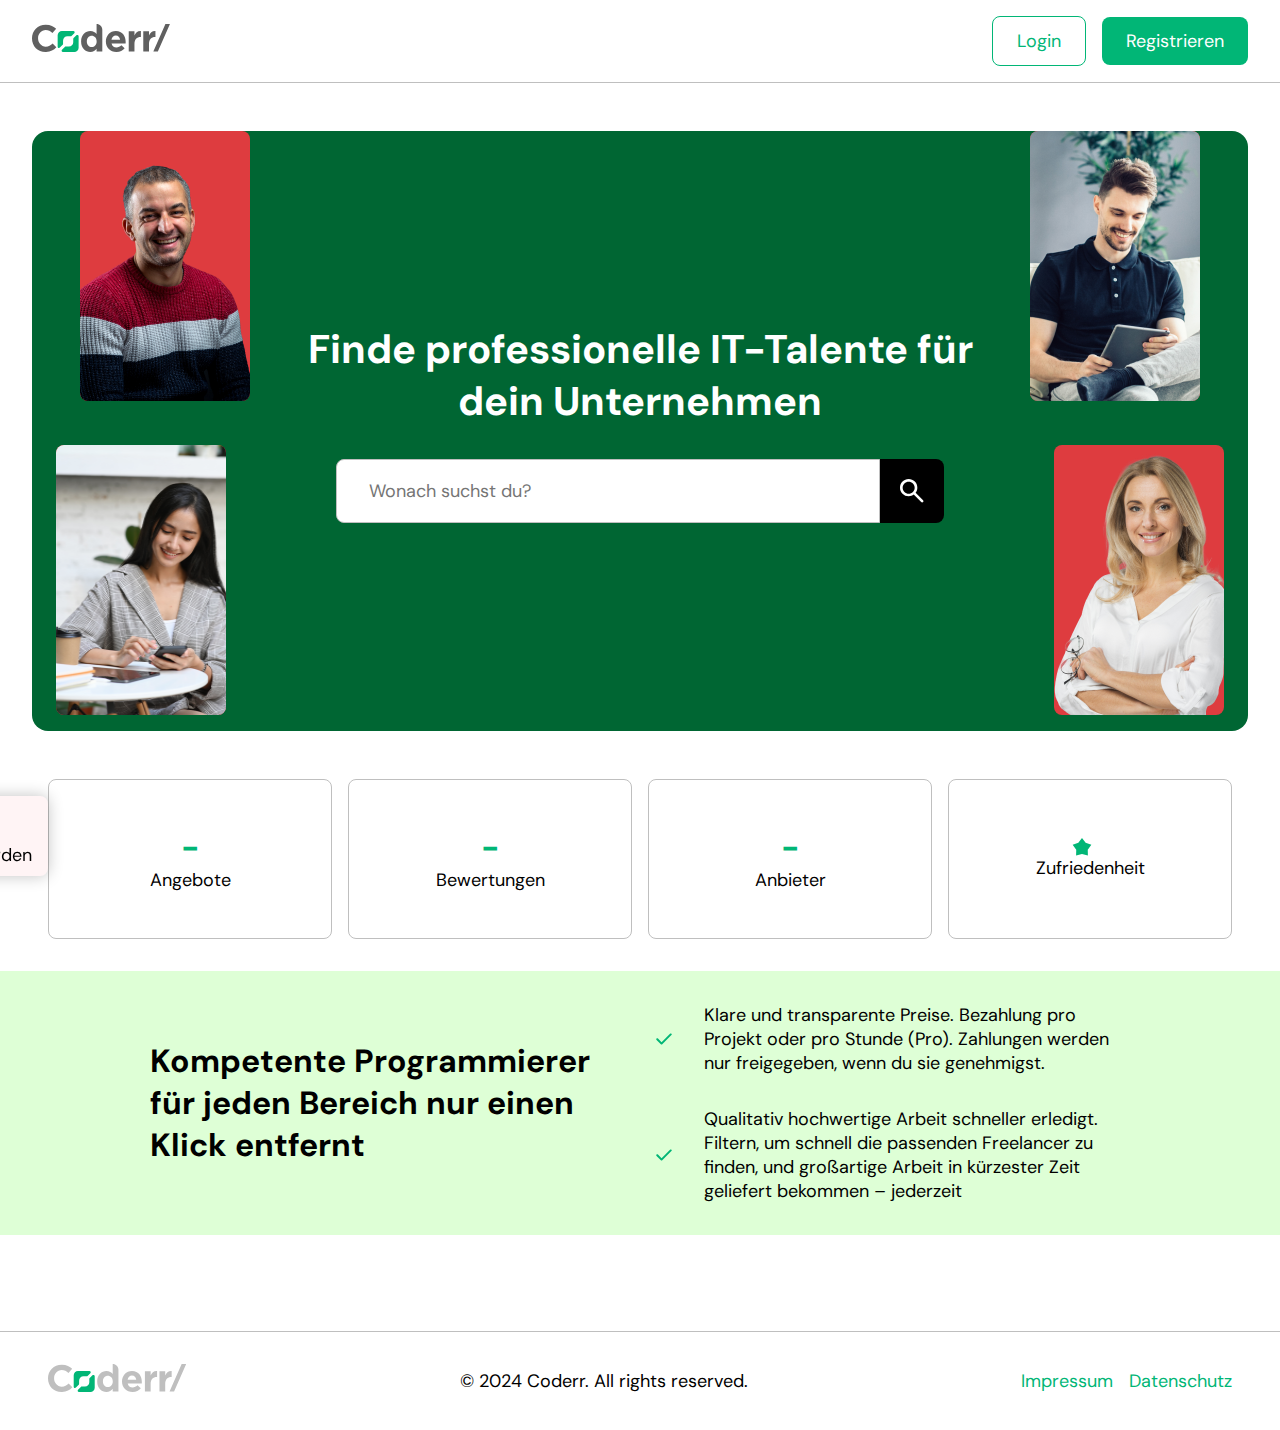
<file: index.html>
<!DOCTYPE html>
<html lang="de">

<head>
    <meta charset="UTF-8">
    <meta name="viewport" content="width=device-width, initial-scale=1.0">
    <title>Coderr/</title>
    <link rel="icon" type="image/png" href="./assets/logo/favicon.png" />


    <link rel="stylesheet" href="./shared/styles/variables.css">
    <link rel="stylesheet" href="./shared/styles/standard.css">
    <link rel="stylesheet" href="./shared/styles/form.css">
    <link rel="stylesheet" href="./shared/styles/assets.css">
    <link rel="stylesheet" href="./shared/styles/header_footer.css">
    <link rel="stylesheet" href="./shared/styles/fonts.css">
    <link rel="stylesheet" href="./styles/index.css">


    <script src="./shared/scripts/config.js"></script>

    <script src="./shared/scripts/api.js"></script>
    <script src="./shared/scripts/auth.js"></script>
    <script src="./shared/scripts/redirect.js"></script>
    <script src="./shared/scripts/ui_helper.js"></script>

    <script src="./shared/scripts/user_crud.js"></script>

    <script src="./shared/scripts/template/header_template.js"></script>
    <script src="./shared/scripts/header.js"></script>

    <script src="./scripts/index.js"></script>
</head>

<body onload="setHeader(); indexInit()" onclick="closeAllOpenedElements()">
    <header class="main_header">

        <a class="logo" href="./index.html">
            <img src="./assets/logo/logo_coderr.svg" alt="" srcset="">
        </a>
        <div id="head_content_right" class="d_flex_cc_gm head_content_right"></div>
    </header>

    <main>

        <div class="pad_m">
            <section class="section_group landingheader_box d_flex_cc_gm f_d_c">
                <img class="person_img" src="./assets/img/landingpage/person_1.png" alt="" srcset="">
                <img class="person_img" src="./assets/img/landingpage/person_2.png" alt="" srcset="">
                <img class="person_img" src="./assets/img/landingpage/person_3.png" alt="" srcset="">
                <img class="person_img" src="./assets/img/landingpage/person_4.png" alt="" srcset="">
                <h1 class="font_white_color">Finde professionelle IT-Talente für dein Unternehmen</h1>
                <div class="searchbar w_full">
                    <input id="index_search_field" placeholder="Wonach suchst du?" type="text">
                    <button class="d_flex_cc_gm" onclick="redirectToOfferListWSearch()">
                        <img src="./assets/icons/search.svg" alt="">
                    </button>
                </div>
            </section>
        </div>
        <section class="section_group profile_stats pad_l">
            <div class="w_full">
                <div class="card">
                    <h2 id="base_info_offer_count" class="font_prime_color">-</h2>
                    <p>Angebote</p>
                </div>
                <div class="card">
                    <h2 id="base_info_review_count" class="font_prime_color d_flex_cc_gm">
                        -
                    </h2>
                    <p>Bewertungen</p>
                </div>
            </div>
            <div class="w_full">
                <div class="card">
                    <h2 id="base_info_business_profile_count" class="font_prime_color">-</h2>
                    <p>Anbieter</p>
                </div>
                <div class="card">
                    <div class="d_flex_cc_gm">
                        <img src="./assets/icons/kid_star_green.svg" alt="" srcset="">
                        <h2 id="base_info_average_rating" class="font_prime_color">
                        </h2>
                    </div>
                    <p>Zufriedenheit</p>
                </div>
            </div>
        </section>

        <div class="green_info_section d_flex_cc_gl w_full">
            <section class=" d_flex_cc_gl pad_l">
                <h2>
                    Kompetente Programmierer für jeden Bereich nur einen Klick entfernt
                </h2>
                <div class="d_flex_cc_gl f_d_c">
                    <div class="d_flex_cc_gl">
                        <img src="./assets/icons/check.svg" alt="" srcset="">
                        <p>
                            Klare und transparente Preise. Bezahlung pro Projekt oder pro Stunde (Pro). Zahlungen werden
                            nur freigegeben, wenn du sie genehmigst.
                        </p>
                    </div>
                    <div class="d_flex_cc_gl">
                        <img src="./assets/icons/check.svg" alt="" srcset="">
                        <p>
                            Qualitativ hochwertige Arbeit schneller erledigt. Filtern, um schnell die passenden Freelancer zu finden, und großartige Arbeit in kürzester Zeit geliefert bekommen – jederzeit
                        </p>
                    </div>
                </div>
            </section>
        </div>
        
        <section class="section_group pad_l">
        </section>
    </main>
    <footer class="main_footer pad_l">
        <a class="logo" href="./index.html">
            <img src="./assets/logo/logo_coderr_light.svg" alt="" srcset="">
        </a>
        <p>© 2024 Coderr. All rights reserved.</p>
        <div class="d_flex_cc_gm">
            <a class="link" href="./imprint.html">Impressum</a>
            <a class="link" href="./privacy_policy.html">Datenschutz</a>
        </div>
    </footer>
</body>

</html>
</file>
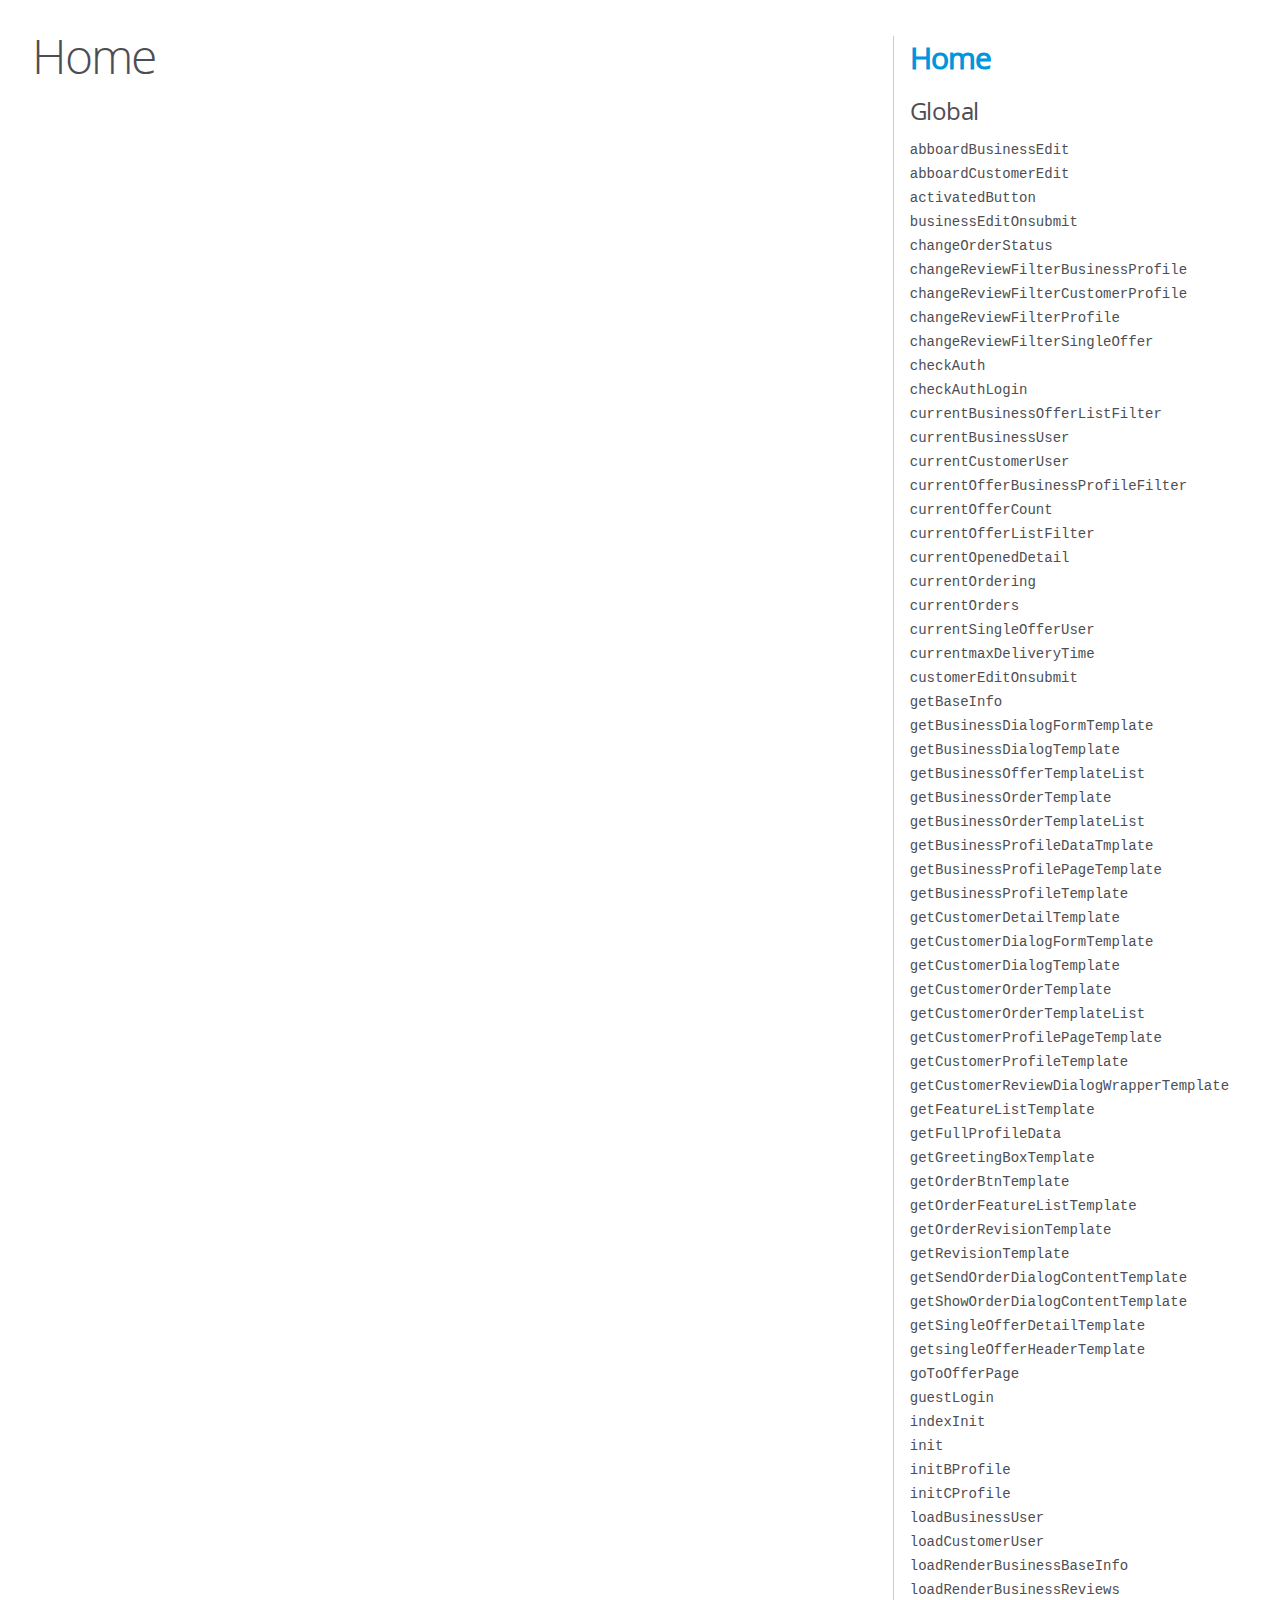
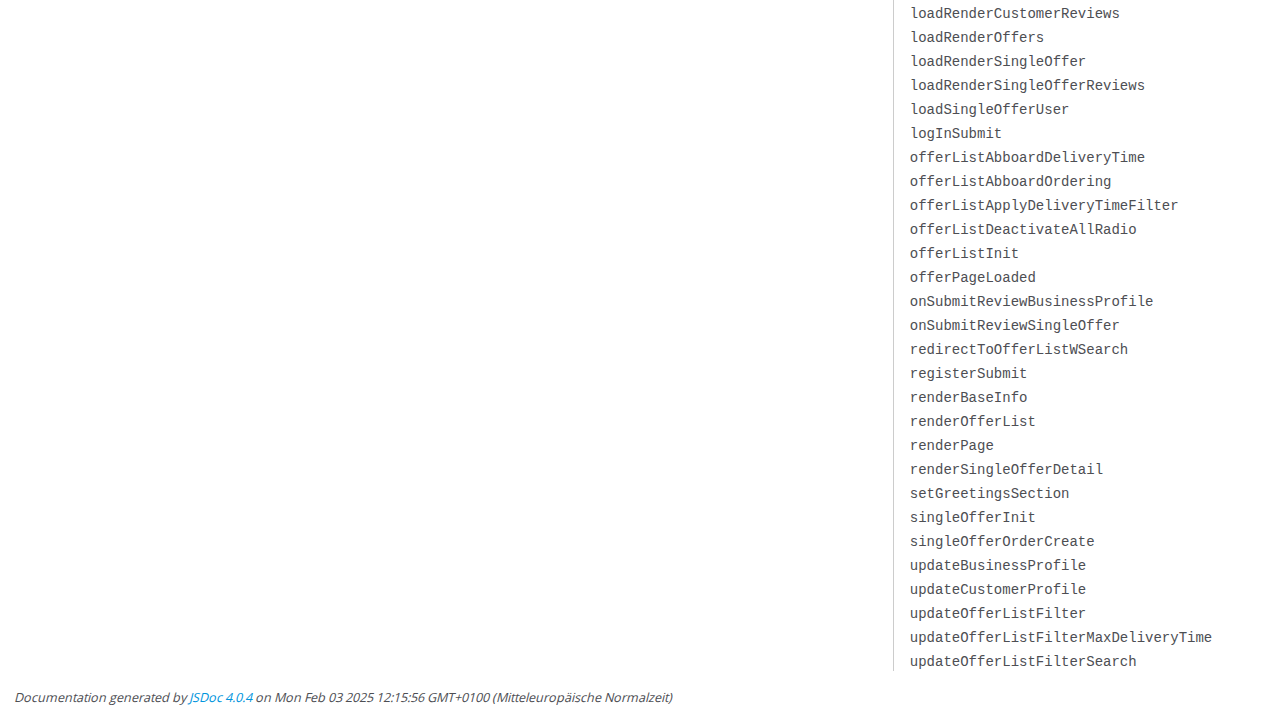
<file: scripts/docs/index.html>
<!DOCTYPE html>
<html lang="en">
<head>
    <meta charset="utf-8">
    <title>JSDoc: Home</title>

    <script src="scripts/prettify/prettify.js"> </script>
    <script src="scripts/prettify/lang-css.js"> </script>
    <!--[if lt IE 9]>
      <script src="//html5shiv.googlecode.com/svn/trunk/html5.js"></script>
    <![endif]-->
    <link type="text/css" rel="stylesheet" href="styles/prettify-tomorrow.css">
    <link type="text/css" rel="stylesheet" href="styles/jsdoc-default.css">
</head>

<body>

<div id="main">

    <h1 class="page-title">Home</h1>

    



    


    <h3> </h3>










    









</div>

<nav>
    <h2><a href="index.html">Home</a></h2><h3>Global</h3><ul><li><a href="global.html#abboardBusinessEdit">abboardBusinessEdit</a></li><li><a href="global.html#abboardCustomerEdit">abboardCustomerEdit</a></li><li><a href="global.html#activatedButton">activatedButton</a></li><li><a href="global.html#businessEditOnsubmit">businessEditOnsubmit</a></li><li><a href="global.html#changeOrderStatus">changeOrderStatus</a></li><li><a href="global.html#changeReviewFilterBusinessProfile">changeReviewFilterBusinessProfile</a></li><li><a href="global.html#changeReviewFilterCustomerProfile">changeReviewFilterCustomerProfile</a></li><li><a href="global.html#changeReviewFilterProfile">changeReviewFilterProfile</a></li><li><a href="global.html#changeReviewFilterSingleOffer">changeReviewFilterSingleOffer</a></li><li><a href="global.html#checkAuth">checkAuth</a></li><li><a href="global.html#checkAuthLogin">checkAuthLogin</a></li><li><a href="global.html#currentBusinessOfferListFilter">currentBusinessOfferListFilter</a></li><li><a href="global.html#currentBusinessUser">currentBusinessUser</a></li><li><a href="global.html#currentCustomerUser">currentCustomerUser</a></li><li><a href="global.html#currentOfferBusinessProfileFilter">currentOfferBusinessProfileFilter</a></li><li><a href="global.html#currentOfferCount">currentOfferCount</a></li><li><a href="global.html#currentOfferListFilter">currentOfferListFilter</a></li><li><a href="global.html#currentOpenedDetail">currentOpenedDetail</a></li><li><a href="global.html#currentOrdering">currentOrdering</a></li><li><a href="global.html#currentOrders">currentOrders</a></li><li><a href="global.html#currentSingleOfferUser">currentSingleOfferUser</a></li><li><a href="global.html#currentmaxDeliveryTime">currentmaxDeliveryTime</a></li><li><a href="global.html#customerEditOnsubmit">customerEditOnsubmit</a></li><li><a href="global.html#getBaseInfo">getBaseInfo</a></li><li><a href="global.html#getBusinessDialogFormTemplate">getBusinessDialogFormTemplate</a></li><li><a href="global.html#getBusinessDialogTemplate">getBusinessDialogTemplate</a></li><li><a href="global.html#getBusinessOfferTemplateList">getBusinessOfferTemplateList</a></li><li><a href="global.html#getBusinessOrderTemplate">getBusinessOrderTemplate</a></li><li><a href="global.html#getBusinessOrderTemplateList">getBusinessOrderTemplateList</a></li><li><a href="global.html#getBusinessProfileDataTmplate">getBusinessProfileDataTmplate</a></li><li><a href="global.html#getBusinessProfilePageTemplate">getBusinessProfilePageTemplate</a></li><li><a href="global.html#getBusinessProfileTemplate">getBusinessProfileTemplate</a></li><li><a href="global.html#getCustomerDetailTemplate">getCustomerDetailTemplate</a></li><li><a href="global.html#getCustomerDialogFormTemplate">getCustomerDialogFormTemplate</a></li><li><a href="global.html#getCustomerDialogTemplate">getCustomerDialogTemplate</a></li><li><a href="global.html#getCustomerOrderTemplate">getCustomerOrderTemplate</a></li><li><a href="global.html#getCustomerOrderTemplateList">getCustomerOrderTemplateList</a></li><li><a href="global.html#getCustomerProfilePageTemplate">getCustomerProfilePageTemplate</a></li><li><a href="global.html#getCustomerProfileTemplate">getCustomerProfileTemplate</a></li><li><a href="global.html#getCustomerReviewDialogWrapperTemplate">getCustomerReviewDialogWrapperTemplate</a></li><li><a href="global.html#getFeatureListTemplate">getFeatureListTemplate</a></li><li><a href="global.html#getFullProfileData">getFullProfileData</a></li><li><a href="global.html#getGreetingBoxTemplate">getGreetingBoxTemplate</a></li><li><a href="global.html#getOrderBtnTemplate">getOrderBtnTemplate</a></li><li><a href="global.html#getOrderFeatureListTemplate">getOrderFeatureListTemplate</a></li><li><a href="global.html#getOrderRevisionTemplate">getOrderRevisionTemplate</a></li><li><a href="global.html#getRevisionTemplate">getRevisionTemplate</a></li><li><a href="global.html#getSendOrderDialogContentTemplate">getSendOrderDialogContentTemplate</a></li><li><a href="global.html#getShowOrderDialogContentTemplate">getShowOrderDialogContentTemplate</a></li><li><a href="global.html#getSingleOfferDetailTemplate">getSingleOfferDetailTemplate</a></li><li><a href="global.html#getsingleOfferHeaderTemplate">getsingleOfferHeaderTemplate</a></li><li><a href="global.html#goToOfferPage">goToOfferPage</a></li><li><a href="global.html#guestLogin">guestLogin</a></li><li><a href="global.html#indexInit">indexInit</a></li><li><a href="global.html#init">init</a></li><li><a href="global.html#initBProfile">initBProfile</a></li><li><a href="global.html#initCProfile">initCProfile</a></li><li><a href="global.html#loadBusinessUser">loadBusinessUser</a></li><li><a href="global.html#loadCustomerUser">loadCustomerUser</a></li><li><a href="global.html#loadRenderBusinessBaseInfo">loadRenderBusinessBaseInfo</a></li><li><a href="global.html#loadRenderBusinessReviews">loadRenderBusinessReviews</a></li><li><a href="global.html#loadRenderCustomerReviews">loadRenderCustomerReviews</a></li><li><a href="global.html#loadRenderOffers">loadRenderOffers</a></li><li><a href="global.html#loadRenderSingleOffer">loadRenderSingleOffer</a></li><li><a href="global.html#loadRenderSingleOfferReviews">loadRenderSingleOfferReviews</a></li><li><a href="global.html#loadSingleOfferUser">loadSingleOfferUser</a></li><li><a href="global.html#logInSubmit">logInSubmit</a></li><li><a href="global.html#offerListAbboardDeliveryTime">offerListAbboardDeliveryTime</a></li><li><a href="global.html#offerListAbboardOrdering">offerListAbboardOrdering</a></li><li><a href="global.html#offerListApplyDeliveryTimeFilter">offerListApplyDeliveryTimeFilter</a></li><li><a href="global.html#offerListDeactivateAllRadio">offerListDeactivateAllRadio</a></li><li><a href="global.html#offerListInit">offerListInit</a></li><li><a href="global.html#offerPageLoaded">offerPageLoaded</a></li><li><a href="global.html#onSubmitReviewBusinessProfile">onSubmitReviewBusinessProfile</a></li><li><a href="global.html#onSubmitReviewSingleOffer">onSubmitReviewSingleOffer</a></li><li><a href="global.html#redirectToOfferListWSearch">redirectToOfferListWSearch</a></li><li><a href="global.html#registerSubmit">registerSubmit</a></li><li><a href="global.html#renderBaseInfo">renderBaseInfo</a></li><li><a href="global.html#renderOfferList">renderOfferList</a></li><li><a href="global.html#renderPage">renderPage</a></li><li><a href="global.html#renderSingleOfferDetail">renderSingleOfferDetail</a></li><li><a href="global.html#setGreetingsSection">setGreetingsSection</a></li><li><a href="global.html#singleOfferInit">singleOfferInit</a></li><li><a href="global.html#singleOfferOrderCreate">singleOfferOrderCreate</a></li><li><a href="global.html#updateBusinessProfile">updateBusinessProfile</a></li><li><a href="global.html#updateCustomerProfile">updateCustomerProfile</a></li><li><a href="global.html#updateOfferListFilter">updateOfferListFilter</a></li><li><a href="global.html#updateOfferListFilterMaxDeliveryTime">updateOfferListFilterMaxDeliveryTime</a></li><li><a href="global.html#updateOfferListFilterSearch">updateOfferListFilterSearch</a></li></ul>
</nav>

<br class="clear">

<footer>
    Documentation generated by <a href="https://github.com/jsdoc/jsdoc">JSDoc 4.0.4</a> on Mon Feb 03 2025 12:15:56 GMT+0100 (Mitteleuropäische Normalzeit)
</footer>

<script> prettyPrint(); </script>
<script src="scripts/linenumber.js"> </script>
</body>
</html>
</file>
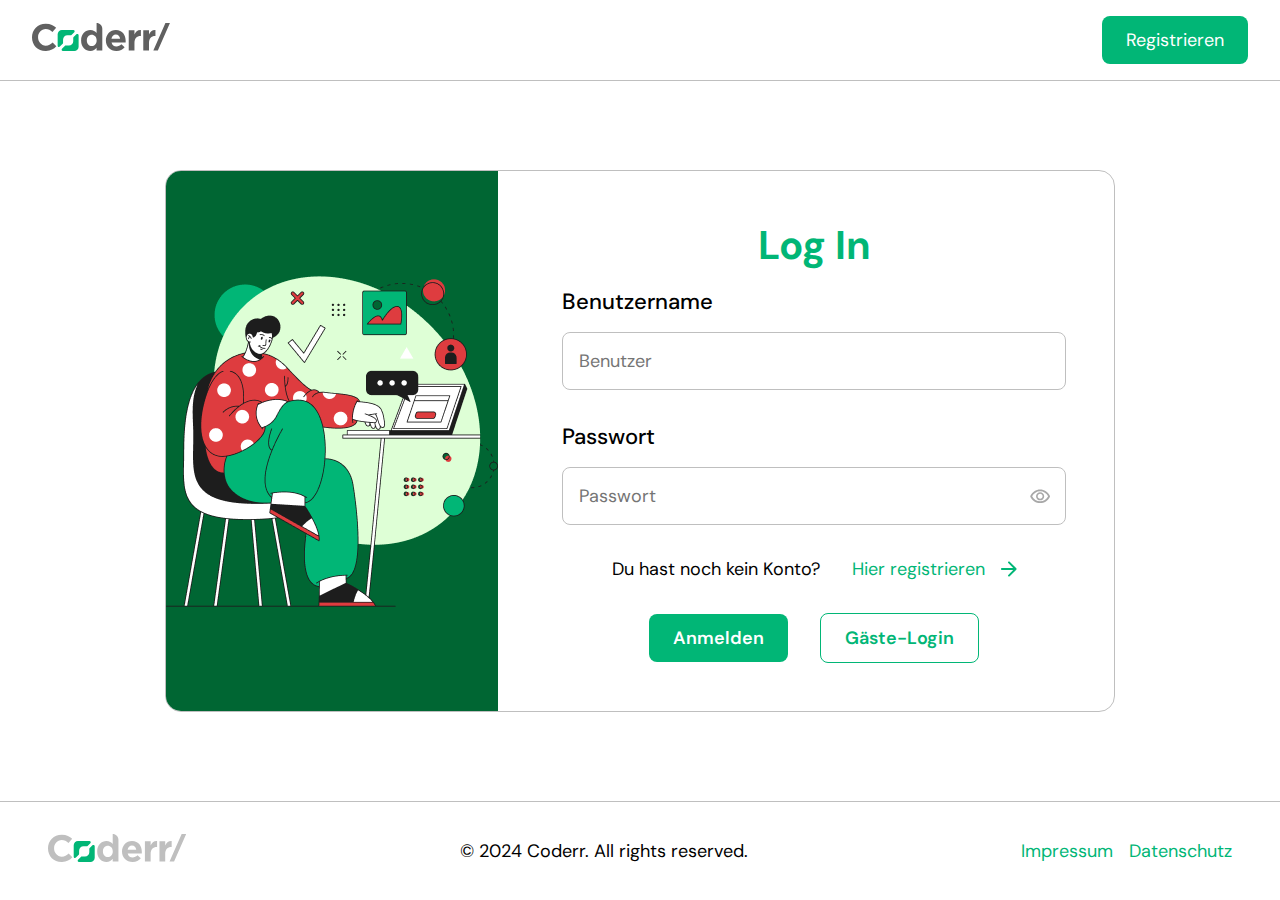
<file: business_profile.html>
<!DOCTYPE html>
<html lang="de">

<head>
    <meta charset="UTF-8">
    <meta name="viewport" content="width=device-width, initial-scale=1.0">
    <title>Coderr/</title>
    <link rel="icon" type="image/png" href="./assets/logo/favicon.png" />

    <link rel="stylesheet" href="./shared/styles/variables.css">
    <link rel="stylesheet" href="./shared/styles/standard.css">
    <link rel="stylesheet" href="./shared/styles/form.css">
    <link rel="stylesheet" href="./shared/styles/assets.css">
    <link rel="stylesheet" href="./shared/styles/fonts.css">
    <link rel="stylesheet" href="./shared/styles/header_footer.css">
    <link rel="stylesheet" href="./styles/business_profile.css">

    <script src="./shared/scripts/config.js"></script>
    <script src="./shared/scripts/api.js"></script>
    <script src="./shared/scripts/redirect.js"></script> 
    <script src="./shared/scripts/ui_helper.js"></script>
    <script src="./shared/scripts/form_helper.js"></script>
    <script src="./shared/scripts/auth.js"></script>
    
    <script src="./shared/scripts/template/review_templates.js"></script>
    <script src="./shared/scripts/review_crud.js"></script>
    <script src="./shared/scripts/user_crud.js"></script>
    <script src="./shared/scripts/template/offer_templates.js"></script>
    <script src="./shared/scripts/offer_crud.js"></script>
    <script src="./shared/scripts/order_crud.js"></script>
    <script src="./shared/scripts/template/header_template.js"></script>
    <script src="./shared/scripts/header.js"></script>

    <script src="./scripts/template/business_profile_template.js"></script>
    <script src="./scripts/business_profile.js"></script>
</head>

<body onload="initBProfile()" onclick="closeAllOpenedElements()">
    <header class="main_header">

        <a class="logo" href="./index.html">
            <img src="./assets/logo/logo_coderr.svg" alt="" srcset="">
        </a>

        <div id="head_content_right" class="d_flex_cc_gm head_content_right"></div>
        
    </header>

    <main class="d_flex_cc_gxl f_d_c">

        <section id="profile" class=" d_flex_cs_gxl f_d_c section_group">

            <div class="d_flex_cs_gxl about_me_section w_full section_group_w_border " id="business_profile_personal_data">
            </div>

            <div class="profile_stats ">
                <div class="w_full">
                    <div class="card">
                        <h2 id="business_profile_project_count" class="font_prime_color">120</h2>
                        <p >Abgeschlossene Projekte</p>
                    </div>
                    <div class="card">
                        <h2 class="font_prime_color d_flex_cc_gm" id="business_profile_avg_rating">
                            -
                            <img src="./assets/icons/kid_star.svg" alt="" srcset="">
                        </h2>
                        <p>Durchschnitt</p>
                    </div>
                </div>
                <div class="w_full">
                    <div class="card">
                        <h2 id="business_profile_review_count" class="font_prime_color">50</h2>
                        <p>Bewertungen</p>
                    </div>
                    <div class="card">
                        <h2 id="business_profile_offer_count" class="font_prime_color">5</h2>
                        <p >Angebote</p>
                    </div>
                </div>
            </div>
        </section>


        <section class="d_flex_cs_gl f_d_c w_full section_group">
            <!-- Liste der Angebote -->

            <h2 class="font_prime_color">Angebote</h2>

            <div class="offer_content w_full" id="business_profile_offer_list">

            </div>


        </section>
        
        <section class="section_group w_full  d_flex_cs_gl f_d_c">
            <h2 class="font_prime_color">Bewertungen</h2>
            <div class="w_full d_flex_cs_gm review_header">
                
                <button id="review_add_btn" onclick="openDialog('rating_dialog')" class="std_btn btn_prime pad_s">
                    Bewertung hinzufügen
                </button>
                <div class="f_d_r_resp_c">
                    <label for="review_filter">Sortieren nach:</label>
                    <select onchange="changeReviewFilterBusinessProfile(this)" id="review_filter" class="input_field">
                        <option value="-updated_at" selected>Neueste zuerst</option>
                        <option value="updated_at">Älteste zuerst</option>
                        <option value="-rating">Höchste Bewertung</option>
                        <option value="rating">Niedrigste Bewertung</option>
                    </select>
                </div>
            </div>

            <div class=" d_flex_cs_gm f_d_c w_full" id="business_profile_review_list">

            </div>

            <div class="w_full d_flex_cc_gm review_footer">
                <hr>
                <p class="link d_flex_cc_gm">
                    <img src="./assets/icons/add.svg" alt="" srcset="">
                    Mehr anzeigen
                </p>
            </div>
        </section>

        </section>
        <section onclick="closeDialog('rating_dialog')" id="rating_dialog" class="dialog pad_m d_flex_cc_gm d_none">
            <div onclick="stopProp(event)" class="m_auto small_form d_flex_cs_gm f_d_c">

                <h2 class="font_prime_color">Bewertung hinzufügen</h2>
 
                <div class="star_rating d_flex_cs_gm">
                    <div class="review_stars stars_input" id="review_stars_input">
                        <img src="./assets/icons/kid_star.svg" onmouseenter="updateStars(this)" alt="" srcset="">
                        <img src="./assets/icons/kid_star.svg" onmouseenter="updateStars(this)" alt="" srcset="">
                        <img src="./assets/icons/kid_star.svg" onmouseenter="updateStars(this)" alt="" srcset="">
                        <img src="./assets/icons/kid_star.svg" onmouseenter="updateStars(this)" alt="" srcset="">
                        <img src="./assets/icons/kid_star_empty.svg" onmouseenter="updateStars(this)" alt="" srcset="">
                    </div>
                </div>

                <div class="form_group">
                    <label for="review_description_input">Beschreibung:</label>
                    <textarea class="input_field" id="review_description_input" name="reviewText" rows="4"
                        placeholder="Ihre Bewertung hier eingeben..."></textarea>
                    <p id="review_text_error" class="form_error d_none">Bitte ausfüllen</p>
                </div>
                <div class="d_flex_cs_gm f_d_r_resp_c">
                    <button type="button" onclick="onSubmitReviewBusinessProfile()" class="std_btn btn_prime pad_s w_full">Bewertung abschicken</button>
                    <button onclick="closeDialog('rating_dialog')" type="button"
                        class="std_btn btn_secondary pad_s w_full">Abbrechen</button>
                </div>
            </div>
        </section>
    </main>
    <footer class="main_footer pad_l">
        <a class="logo" href="./index.html">
            <img src="./assets/logo/logo_coderr_light.svg" alt="" srcset="">
        </a>
        <p>© 2024 Coderr. All rights reserved.</p>
        <div class="d_flex_cc_gm">
            <a class="link" href="./imprint.html">Impressum</a>
            <a class="link" href="./privacy_policy.html">Datenschutz</a>
        </div>
    </footer>
</body>

</html>
</file>
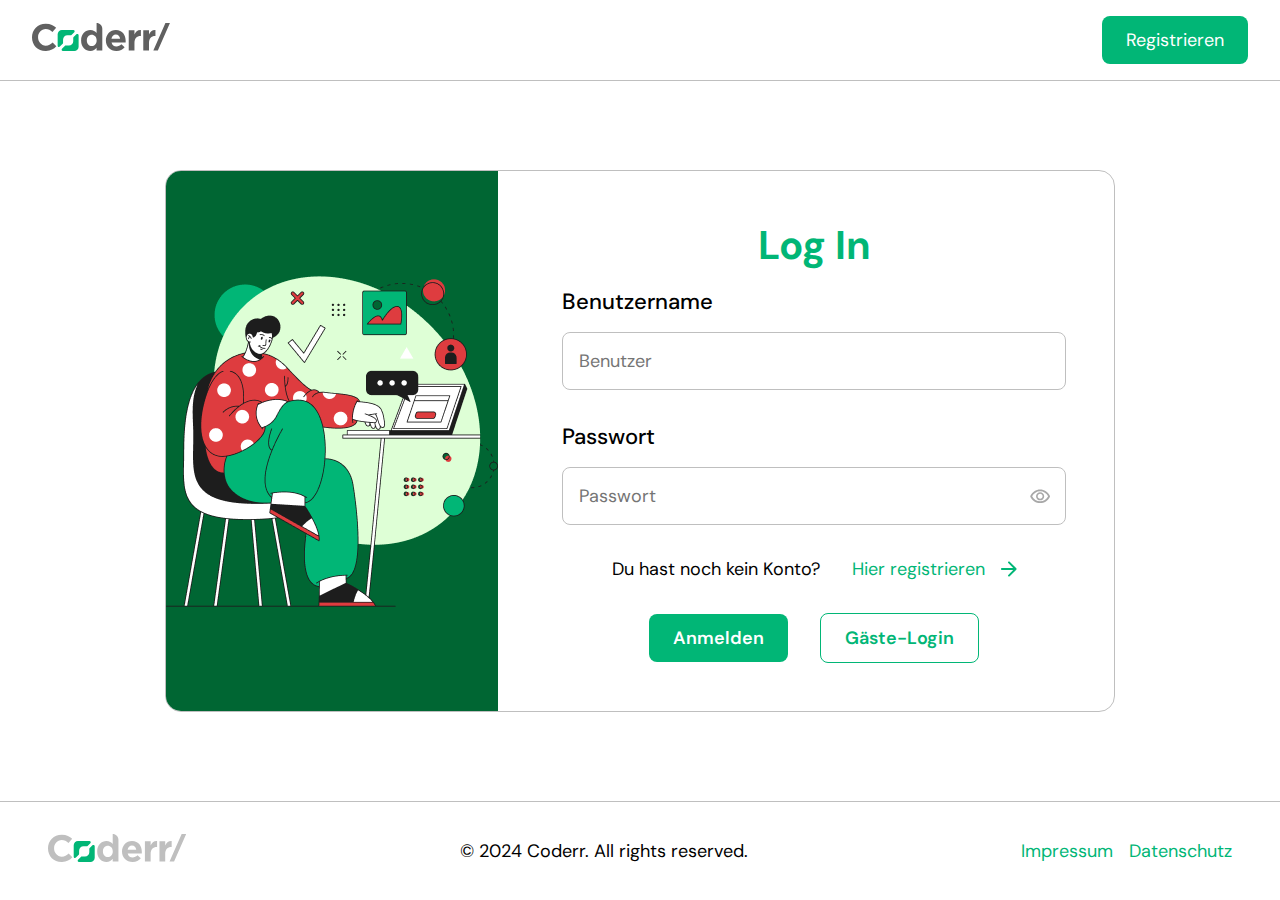
<file: customer_profile.html>
<!DOCTYPE html>
<html lang="de">

<head>
    <meta charset="UTF-8">
    <meta name="viewport" content="width=device-width, initial-scale=1.0">
    <title>Coderr/</title>
    <link rel="icon" type="image/png" href="./assets/logo/favicon.png" />

    <link rel="stylesheet" href="./shared/styles/variables.css">
    <link rel="stylesheet" href="./shared/styles/standard.css">
    <link rel="stylesheet" href="./shared/styles/form.css">
    <link rel="stylesheet" href="./shared/styles/assets.css">
    <link rel="stylesheet" href="./shared/styles/fonts.css">
    <link rel="stylesheet" href="./shared/styles/header_footer.css">
    <link rel="stylesheet" href="./styles/customer_profile.css">

    <script src="./shared/scripts/config.js"></script>

    <script src="./shared/scripts/api.js"></script>
    <script src="./shared/scripts/redirect.js"></script> 
    <script src="./shared/scripts/ui_helper.js"></script>
    <script src="./shared/scripts/form_helper.js"></script>
    <script src="./shared/scripts/auth.js"></script>

    
    
    <script src="./shared/scripts/template/review_templates.js"></script>
    <script src="./shared/scripts/review_crud.js"></script>
    <script src="./shared/scripts/user_crud.js"></script>
    <script src="./shared/scripts/template/offer_templates.js"></script>
    <script src="./shared/scripts/offer_crud.js"></script>
    <script src="./shared/scripts/template/header_template.js"></script>
    <script src="./shared/scripts/header.js"></script>

    <script src="./scripts/template/customer_profile_template.js"></script>
    <script src="./scripts/customer_profile.js"></script>
</head>

<body onload="initCProfile()" onclick="closeAllOpenedElements()">
    <header class="main_header">
        <a class="logo" href="./index.html">
            <img src="./assets/logo/logo_coderr.svg" alt="" srcset="">
        </a>
        <div id="head_content_right" class="d_flex_cc_gm head_content_right"></div>
    </header>

    <main class="d_flex_cc_gl f_d_c">


        <section id="customer_detail_section" class="d_flex_ss_gxl about_me_section w_full section_group_w_border">
            
        </section>


        <section class="section_group w_full  d_flex_cs_gl f_d_c">
            <div class="w_full d_flex_cs_gm review_header">
                <h2 class="font_prime_color">Bewertungen</h2>

                <div class="f_d_r_resp_c">
                    <label for="review_filter">Sortieren nach:</label>
                    <select onchange="changeReviewFilterCustomerProfile(this)" id="review_filter" class="input_field">
                        <option value="-updated_at" selected>Neueste zuerst</option>
                        <option value="updated_at">Älteste zuerst</option>
                        <option value="-rating">Höchste Bewertung</option>
                        <option value="rating">Niedrigste Bewertung</option>
                    </select>
                </div>
            </div>

            <div class=" d_flex_cs_gm f_d_c w_full" id="customer_profile_review_list">
            </div>

            <div class="w_full d_flex_cc_gm review_footer">
                <hr>
                <p class="link d_flex_cc_gm">
                    <img src="./assets/icons/add.svg" alt="" srcset="">
                    Mehr anzeigen
                </p>
            </div>
        </section>



    </main>
    <footer class="main_footer pad_l">
        <a class="logo" href="./index.html">
            <img src="./assets/logo/logo_coderr_light.svg" alt="" srcset="">
        </a>
        <p>© 2024 Coderr. All rights reserved.</p>
        <div class="d_flex_cc_gm">
            <a class="link" href="./imprint.html">Impressum</a>
            <a class="link" href="./privacy_policy.html">Datenschutz</a>
        </div>
    </footer>
</body>

</html>
</file>
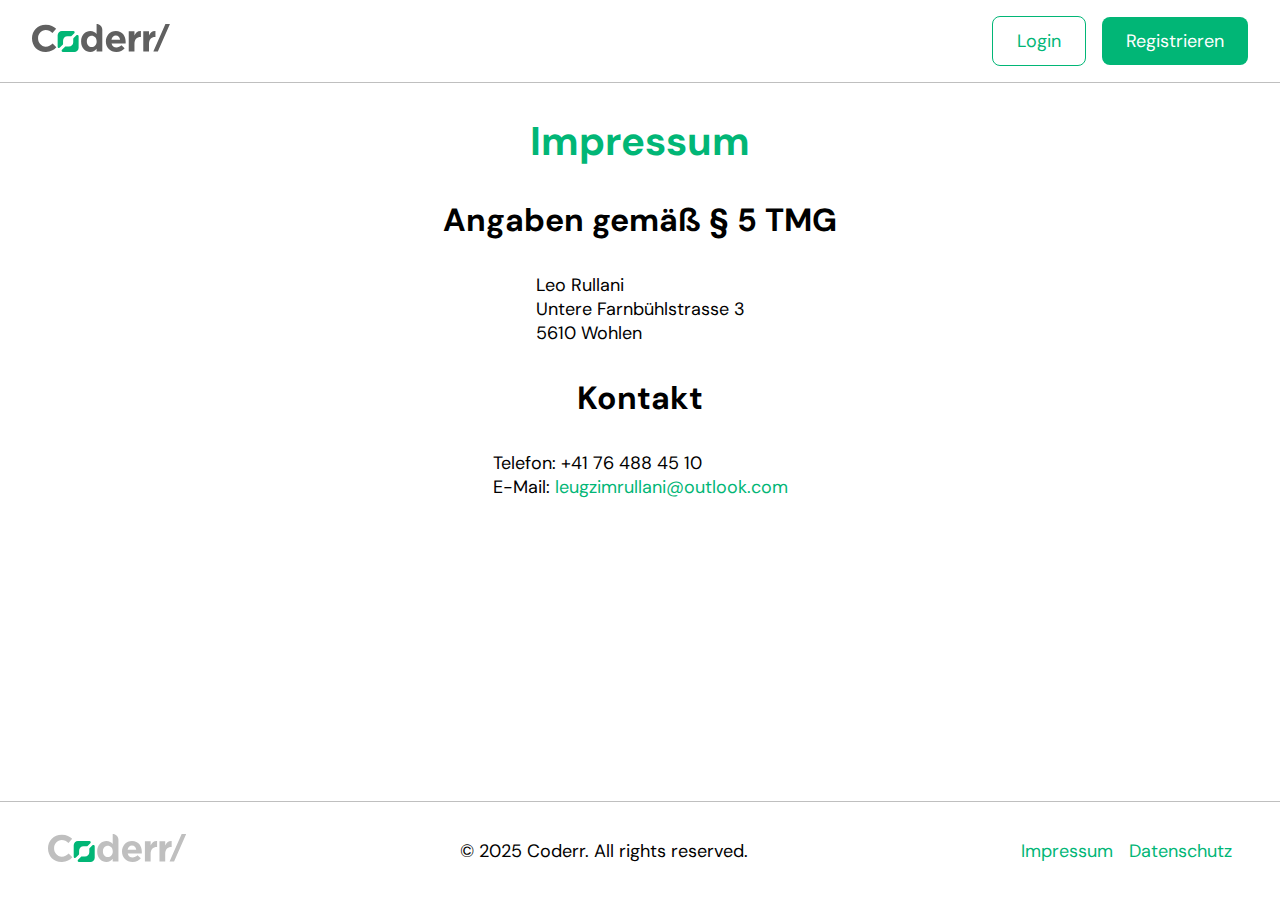
<file: imprint.html>
<!DOCTYPE html>
<html lang="de">

<head>
    <meta charset="UTF-8">
    <meta name="viewport" content="width=device-width, initial-scale=1.0">
    <title>Coderr/</title>
    <link rel="icon" type="image/png" href="./assets/logo/favicon.png" />

    <link rel="stylesheet" href="./shared/styles/variables.css">
    <link rel="stylesheet" href="./shared/styles/standard.css">
    <link rel="stylesheet" href="./shared/styles/form.css">
    <link rel="stylesheet" href="./shared/styles/assets.css">
    <link rel="stylesheet" href="./shared/styles/fonts.css">
    <link rel="stylesheet" href="./shared/styles/header_footer.css">
    <link rel="stylesheet" href="./styles/index.css">

    <script src="./shared/scripts/redirect.js"></script>
    <script src="./shared/scripts/ui_helper.js"></script>

    <script src="./shared/scripts/config.js"></script>
    <script src="./shared/scripts/auth.js"></script>
    <script src="./shared/scripts/api.js"></script>
    <script src="./shared/scripts/user_crud.js"></script>
    <script src="./shared/scripts/template/header_template.js"></script>
    <script src="./shared/scripts/header.js"></script>
</head>

<body onload="setHeader()" onclick="closeAllOpenedElements()">
    <header class="main_header">

        <a class="logo" href="./index.html">
            <img src="./assets/logo/logo_coderr.svg" alt="" srcset="">
        </a>
        <div id="head_content_right" class="d_flex_cc_gm head_content_right"></div>
        
    </header>

    <main>
        <section class="d_flex_cc_gl f_d_c">
            <h1 class="font_prime_color">Impressum</h1>

            <h2>Angaben gemäß § 5 TMG</h2>
            <p>
                Leo Rullani<br>
                Untere Farnbühlstrasse 3<br>
                5610 Wohlen
            </p>

            <h2>Kontakt</h2>
            <p>
                Telefon: +41 76 488 45 10<br>
                E-Mail: <a class="link" href="mailto:leugzimrullani@outlook.com">leugzimrullani@outlook.com</a>
            </p>
        </section>
    </main>
    <footer class="main_footer pad_l">
        <a class="logo" href="./index.html">
            <img src="./assets/logo/logo_coderr_light.svg" alt="" srcset="">
        </a>
        <p>© 2025 Coderr. All rights reserved.</p>
        <div class="d_flex_cc_gm">
            <a class="link" href="./imprint.html">Impressum</a>
            <a class="link" href="./privacy_policy.html">Datenschutz</a>
        </div>
    </footer>
</body>

</html>
</file>
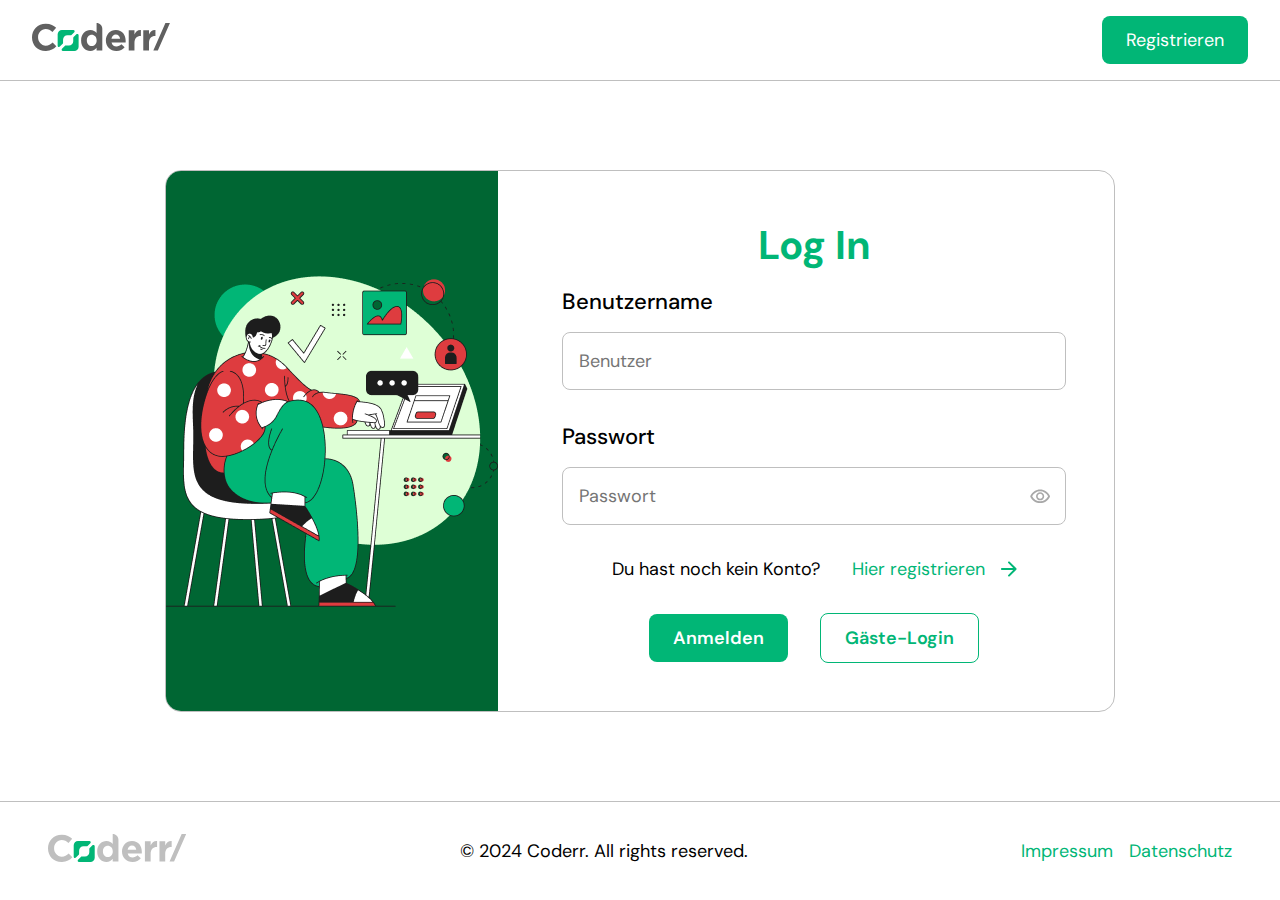
<file: login.html>
<!DOCTYPE html>
<html lang="de">

<head>
    <meta charset="UTF-8">
    <meta name="viewport" content="width=device-width, initial-scale=1.0">
    <title>Coderr/</title>
    <link rel="icon" type="image/png" href="./assets/logo/favicon.png" />

    <link rel="stylesheet" href="./shared/styles/variables.css">
    <link rel="stylesheet" href="./shared/styles/standard.css">
    <link rel="stylesheet" href="./shared/styles/form.css">
    <link rel="stylesheet" href="./shared/styles/assets.css">
    <link rel="stylesheet" href="./shared/styles/fonts.css">
    <link rel="stylesheet" href="./shared/styles/header_footer.css">
    <link rel="stylesheet" href="./styles/login.css">

    <script src="./shared/scripts/config.js"></script>
    <script src="./shared/scripts/api.js"></script>
    <script src="./shared/scripts/redirect.js"></script>
    <script src="./shared/scripts/ui_helper.js"></script>
    <script src="./shared/scripts/form_helper.js"></script>

    <script src="./shared/scripts/user_crud.js"></script>
    <script src="./shared/scripts/auth.js"></script>
    <script src="./shared/scripts/template/header_template.js"></script>
    <script src="./shared/scripts/header.js"></script>

    <script src="./scripts/login.js"></script>
</head>

<body onload="checkAuthLogin()" onclick="closeAllOpenedElements()">
    <header class="main_header">

        <a class="logo" href="./index.html">
            <img src="./assets/logo/logo_coderr.svg" alt="" srcset="">
        </a>
        <div id="head_content_right" class="d_flex_cc_gm head_content_right"></div>
    </header>

    <main class="d_flex_cc_gm">
        <section class="login_section small_form d_flex_cc_gm ">
            <div class="login_img_section d_flex_cc_gm">
                <img src="./assets/img/login_img.png" alt="" srcset="">
            </div>
            <div class="login_form_section w_full d_flex_cc_gm f_d_c">
                <h1 class="font_prime_color">Log In</h1>
                <form onsubmit="logInSubmit(event)" class="std_form d_flex_cs_gl f_d_c">
                    <div class="form_group">
                        <label for="username">Benutzername</label>
                        <input onkeydown="hideFormErrors(['error_pw'])" placeholder="Benutzer" class="input_field"
                            type="text" id="username" name="username" required>
                    </div>
                    <div class="form_group">
                        <label for="password">Passwort</label>
                        <div class="pos_rel">
                            <input onkeydown="hideFormErrors(['error_pw'])" placeholder="Passwort" class="input_field"
                                type="password" id="password" name="password" required>
                            <div onclick="togglePassword(this)" class="password_eye">
                                <img src="./assets/icons/visibility.svg" alt="" srcset="">
                            </div>
                        </div>
                    </div>
                    <p id="error_pw" class="form_error d_none">Benutzer oder Passwort falsch</p>
                    <div class="d_flex_cc_gl f_d_r_resp_c w_full">
                        <p>Du hast noch kein Konto?</p>
                        <a href="./registration.html" class="link d_flex_cc_gm">
                            Hier registrieren
                            <img src="./assets/icons/arrow_forward.svg" alt="" srcset="">
                        </a>
                    </div>
                    <div class="d_flex_cc_gl f_d_r_resp_c w_full">
                        <button type="submit" class="std_btn btn_prime pad_s">Anmelden</button>
                        <button type="button" onclick="openDialog('guest_login_dialog')"
                            class="std_btn btn_secondary pad_s">Gäste-Login</button>
                    </div>
                </form>

            </div>
        </section>
        <section onclick="closeDialog('guest_login_dialog')" id="guest_login_dialog"
            class="dialog pad_m d_flex_cc_gm d_none">
            <div onclick="stopProp(event)" class="m_auto small_form d_flex_cc_gl f_d_c">

                <h2 class="font_prime_color">Wähle einen Gastzugang</h2>
                <div class="d_flex_cc_gl guest_login_box">
                    <div class="card d_flex_cc_gl f_d_c ">
                        <h3 class="font_prime_color">Demo <br> Anbieter</h3>
                        <p>Ein Anbieter kann:</p>
                        <ul class="feature_list d_flex_cc_gm f_d_c">
                            <li>Angebote erstellen</li>
                            <li>Bestellungen bearbeiten</li>
                        </ul>
                        <button onclick="guestLogin('business')"
                            class="login_btn std_btn btn_prime pad_s d_flex_cc_gm"><img
                                src="./assets/icons/arrow_forward.svg" alt="" srcset=""> Login</button>
                    </div>
                    <div class="card d_flex_cc_gl f_d_c ">
                        <h3 class="font_prime_color">Demo<br>Kunde</h3>
                        <p>Ein Kunde kann:</p>
                        <ul class="feature_list d_flex_cc_gm f_d_c">
                            <li>Rieviews erstellen</li>
                            <li>Bestellungen aufgeben</li>
                        </ul>
                        <button onclick="guestLogin('customer')"
                            class="login_btn std_btn btn_prime pad_s d_flex_cc_gm"><img
                                src="./assets/icons/arrow_forward.svg" alt="" srcset=""> Login</button>
                    </div>
                </div>
                <p>Beide können Angebote durchsuchen und andere öffentliche Profile einsehen.</p>

            </div>
        </section>

    </main>
    <footer class="main_footer pad_l">
        <a class="logo" href="./index.html">
            <img src="./assets/logo/logo_coderr_light.svg" alt="" srcset="">
        </a>
        <p>© 2024 Coderr. All rights reserved.</p>
        <div class="d_flex_cc_gm">
            <a class="link" href="./imprint.html">Impressum</a>
            <a class="link" href="./privacy_policy.html">Datenschutz</a>
        </div>
    </footer>
</body>

</html>
</file>
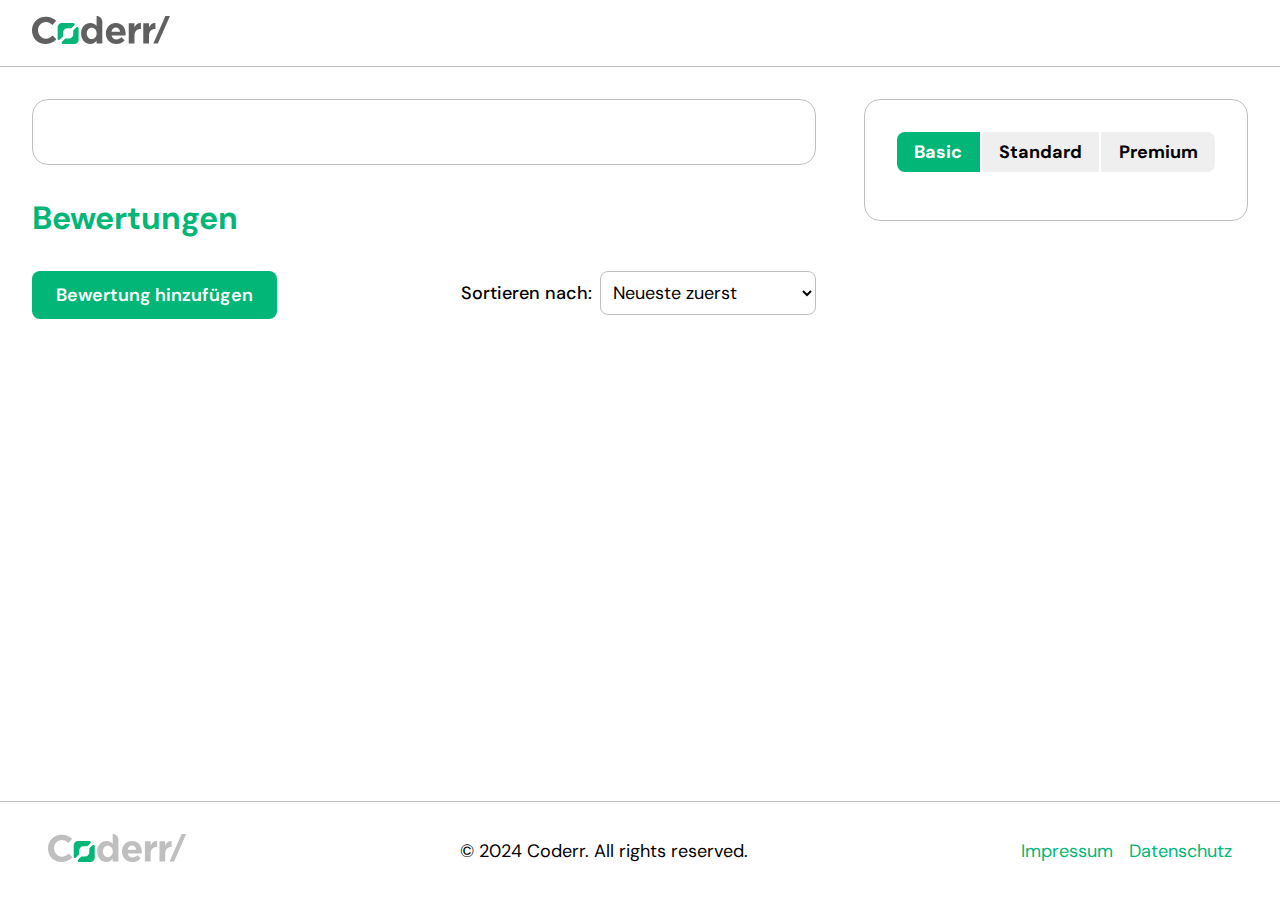
<file: offer.html>
<!DOCTYPE html>
<html lang="de">

<head>
    <meta charset="UTF-8">
    <meta name="viewport" content="width=device-width, initial-scale=1.0">
    <title>Coderr/</title>
    <link rel="icon" type="image/png" href="./assets/logo/favicon.png" />

    <link rel="stylesheet" href="./shared/styles/variables.css">
    <link rel="stylesheet" href="./shared/styles/standard.css">
    <link rel="stylesheet" href="./shared/styles/form.css">
    <link rel="stylesheet" href="./shared/styles/assets.css">
    <link rel="stylesheet" href="./shared/styles/fonts.css">
    <link rel="stylesheet" href="./shared/styles/header_footer.css">
    <link rel="stylesheet" href="./styles/offer.css">

    <script src="./shared/scripts/config.js"></script>
    <script src="./shared/scripts/api.js"></script>
    <script src="./shared/scripts/redirect.js"></script> 
    <script src="./shared/scripts/ui_helper.js"></script>
    <script src="./shared/scripts/form_helper.js"></script>
    <script src="./shared/scripts/auth.js"></script>
    
    <script src="./shared/scripts/template/review_templates.js"></script>
    <script src="./shared/scripts/review_crud.js"></script>
    <script src="./shared/scripts/user_crud.js"></script>
    <script src="./shared/scripts/template/offer_templates.js"></script>
    <script src="./shared/scripts/offer_crud.js"></script>
    <script src="./shared/scripts/order_crud.js"></script>
    <script src="./shared/scripts/template/header_template.js"></script>
    <script src="./shared/scripts/header.js"></script>

    <script src="./scripts/template/single_offer_template.js"></script>
    <script src="./scripts/single_offer.js"></script>
</head>

<body onload="singleOfferInit()" onclick="closeAllOpenedElements()">
    <header class="main_header">

        <a class="logo" href="./index.html">
            <img src="./assets/logo/logo_coderr.svg" alt="" srcset="">
        </a>

        <div id="head_content_right" class="d_flex_cc_gm head_content_right"></div>
    </header>

    <main>
        
        <div class="section_group d_flex_cc_gxl f_d_r">
            <section class="offer_left_content d_flex_cc_gl f_d_c">
                <section class="section_group_w_border d_flex_cs_gm f_d_c" id="single_offer_header_section">
                    
                </section>

                <section class="section_group d_flex_cs_gl f_d_c d_none" id="resp_detail_box"></section>

                <section class="section_group w_full  d_flex_cs_gl f_d_c">
                    <h2 class="font_prime_color">Bewertungen</h2>
                    <div class="w_full d_flex_cs_gm review_header">

                        <button id="review_add_btn" onclick="openDialog('rating_dialog')" class="std_btn btn_prime pad_s">
                            Bewertung hinzufügen
                        </button>
                        <div class="f_d_r_resp_c">
                            <label for="review_filter">Sortieren nach:</label>
                            <select onchange="changeReviewFilterSingleOffer(this)" id="review_filter" class="input_field">
                                <option value="-updated_at" selected>Neueste zuerst</option>
                                <option value="updated_at">Älteste zuerst</option>
                                <option value="-rating">Höchste Bewertung</option>
                                <option value="rating">Niedrigste Bewertung</option>
                            </select>
                        </div>
                    </div>

                    <div class=" d_flex_cs_gm f_d_c w_full" id="single_offer_review_list">
                        
                    </div>

                    <div class="w_full d_flex_cc_gm review_footer">
                        <hr>
                        <p class="link d_flex_cc_gm">
                            <img src="./assets/icons/add.svg" alt="" srcset="">
                            Mehr anzeigen
                        </p>
                    </div>
                </section>
            </section>

            <section id="detail_box" class=" offer_right_content section_group">
                <div class="section_group_w_border d_flex_cs_gm f_d_c">
                    <div class="offer_detail_header" id="offer_detail_header">
                        <button onclick="renderSingleOfferDetail('basic'); activatedButton(this)" class="pad_s active">Basic</button>
                        <button onclick="renderSingleOfferDetail('standard'); activatedButton(this)" class="pad_s">Standard</button>
                        <button onclick="renderSingleOfferDetail('premium'); activatedButton(this)" class="pad_s">Premium</button>
                    </div>

                    <div class="d_flex_cs_gm f_d_c" id="single_offer_detail_section">
                        
                    </div>
                </div>
            </section>

            <section onclick="closeDialog('order_dialog')" id="order_dialog" class="dialog pad_m d_flex_cc_gm d_none">
                <div onclick="stopProp(event)" class="small_form d_flex_cs_gl f_d_c m_auto" id="single_offe_order_dialog">                    
                </div>
            </section>

            <section onclick="closeDialog('rating_dialog')" id="rating_dialog" class="dialog pad_m d_flex_cc_gm d_none">
                <div onclick="stopProp(event)" class="m_auto small_form d_flex_cs_gm f_d_c">
    
                    <h2 class="font_prime_color">Bewertung hinzufügen</h2>
     
                    <div class="star_rating d_flex_cs_gm">
                        <div class="review_stars stars_input" id="review_stars_input">
                            <img src="./assets/icons/kid_star.svg" onmouseenter="updateStars(this)" alt="" srcset="">
                            <img src="./assets/icons/kid_star.svg" onmouseenter="updateStars(this)" alt="" srcset="">
                            <img src="./assets/icons/kid_star.svg" onmouseenter="updateStars(this)" alt="" srcset="">
                            <img src="./assets/icons/kid_star.svg" onmouseenter="updateStars(this)" alt="" srcset="">
                            <img src="./assets/icons/kid_star_empty.svg" onmouseenter="updateStars(this)" alt="" srcset="">
                        </div>
                    </div>
    
                    <div class="form_group">
                        <label for="review_description_input">Beschreibung:</label>
                        <textarea class="input_field" id="review_description_input" name="reviewText" rows="4"
                            placeholder="Ihre Bewertung hier eingeben..."></textarea>
                        <p id="review_text_error" class="form_error d_none">Bitte ausfüllen</p>
                    </div>
                    <div class="d_flex_cs_gm f_d_r_resp_c">
                        <button type="button" onclick="onSubmitReviewSingleOffer()" class="std_btn btn_prime pad_s w_full">Bewertung abschicken</button>
                        <button onclick="closeDialog('rating_dialog')" type="button"
                            class="std_btn btn_secondary pad_s w_full">Abbrechen</button>
                    </div>
                </div>
            </section>
        </div>
        
    </main>
    <footer class="main_footer pad_l">
        <a class="logo" href="./index.html">
            <img src="./assets/logo/logo_coderr_light.svg" alt="" srcset="">
        </a>
        <p>© 2024 Coderr. All rights reserved.</p>
        <div class="d_flex_cc_gm">
            <a class="link" href="./imprint.html">Impressum</a>
            <a class="link" href="./privacy_policy.html">Datenschutz</a>
        </div>
    </footer>
</body>

</html>
</file>
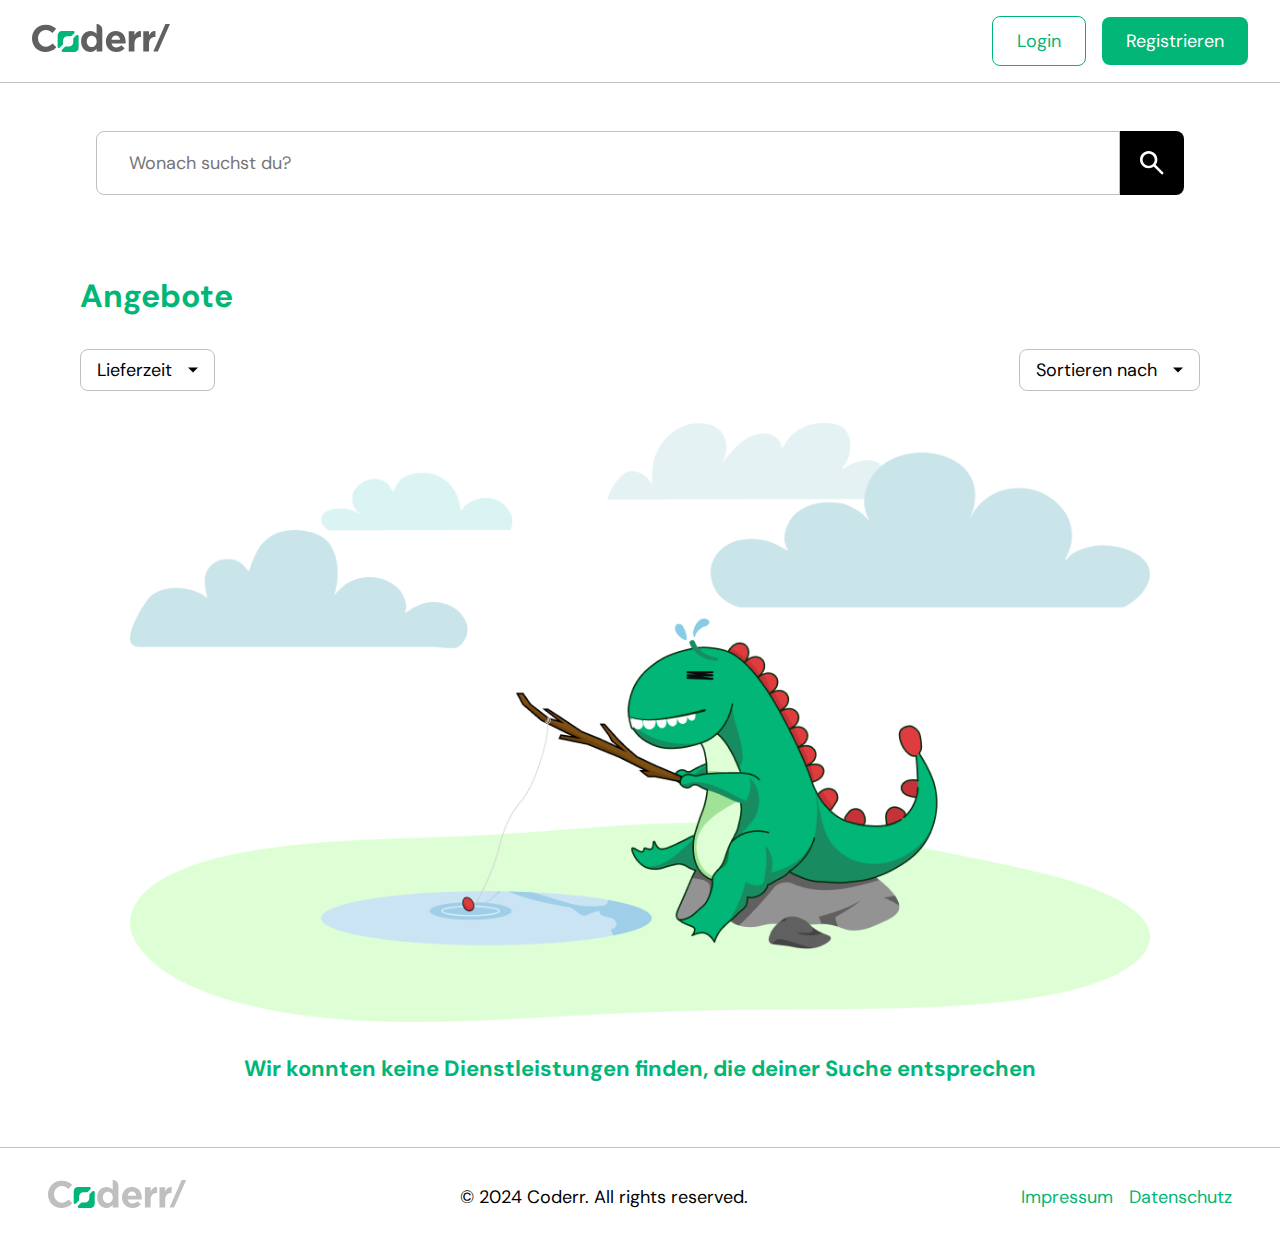
<file: offer_list.html>
<!DOCTYPE html>
<html lang="de">

<head>
    <meta charset="UTF-8">
    <meta name="viewport" content="width=device-width, initial-scale=1.0">
    <title>Coderr/</title>
    <link rel="icon" type="image/png" href="./assets/logo/favicon.png" />

    <link rel="stylesheet" href="./shared/styles/variables.css">
    <link rel="stylesheet" href="./shared/styles/standard.css">
    <link rel="stylesheet" href="./shared/styles/form.css">
    <link rel="stylesheet" href="./shared/styles/assets.css">
    <link rel="stylesheet" href="./shared/styles/fonts.css">
    <link rel="stylesheet" href="./shared/styles/header_footer.css">
    <link rel="stylesheet" href="./styles/offer_list.css">

    <script src="./shared/scripts/config.js"></script>
    <script src="./shared/scripts/api.js"></script>
    <script src="./shared/scripts/redirect.js"></script> 
    <script src="./shared/scripts/ui_helper.js"></script>
    <script src="./shared/scripts/auth.js"></script>
    
    <script src="./shared/scripts/user_crud.js"></script>
    <script src="./shared/scripts/template/offer_templates.js"></script>
    <script src="./shared/scripts/offer_crud.js"></script>
    <script src="./shared/scripts/template/header_template.js"></script>
    <script src="./shared/scripts/header.js"></script>

    <script src="./scripts/template/offer_list_template.js"></script>
    <script src="./scripts/offer_list.js"></script>
</head>

<body onload="setHeader(), offerListInit()" onclick="closeAllOpenedElements()">
    <header class="main_header">

        <a class="logo" href="./index.html">
            <img src="./assets/logo/logo_coderr.svg" alt="" srcset="">
        </a>

        <div id="head_content_right" class="d_flex_cc_gm head_content_right"></div>
    </header>

    <main class="d_flex_sc_gl f_d_c">
        <section class="offer_list_header d_flex_cs_gm f_d_c section_group d_none" id="offer_list_greeting_section">
            
        </section>
        <section class="section_group searchbar w_full">
            <input id="offer_list_searchbar" placeholder="Wonach suchst du?" type="text">
            <button class="d_flex_cc_gm" onclick="updateOfferListFilterSearch()">
                <img src="./assets/icons/search.svg" alt="">
            </button>
        </section>
        <section class="d_flex_cs_gl f_d_c w_full section_group pad_l">
            <h2 class="font_prime_color">Angebote</h2>
            <div class="d_flex_cs_gl d_sb w_full filter_bar">
                <div id="time_filter" closable=true open=false onclick="toggleOpenId('time_filter'); stopProp(event); closeOpenId('order_filter')" 
                class=" d_flex_cc_gm c_pointer dropdown_wrapper time_filter">
                        <p>Lieferzeit</p>
                        
                    <img src="./assets/icons/arrow_drop_down.svg" alt="">
                    <div class="dropdown_box" onclick="stopProp(event)">
                        <div class="dropdown_content offer_dropdown_box d_flex_cs_gl f_d_c ">
                            <div class="d_flex_cs_gm f_d_c" id="offer_list_delivery_time_box">
                                <div onclick="activateRadio(this); currentmaxDeliveryTime = 1" class="form_group d_flex_cc_gm f_d_r pad_s">
                                    <input id="radio_1" type="radio" name="role" value="1" required>
                                    <label for="radio_1">Express 24 h</label>
                                </div>
                                <div onclick="activateRadio(this); currentmaxDeliveryTime = 3" class="form_group d_flex_cc_gm f_d_r pad_s">
                                    <input id="radio_2" type="radio" name="role" value="3" required>
                                    <label for="radio_2">bis zu 3 Tage</label>
                                </div>
                                <div onclick="activateRadio(this); currentmaxDeliveryTime = 7" class="form_group d_flex_cc_gm f_d_r pad_s">
                                    <input id="radio_3" type="radio" name="role" value="7" required>
                                    <label for="radio_3">bis zu 7 Tage</label>
                                </div>
                            </div>
                            <div class="d_flex_cc_gm f_d_r_resp_c">
                                <button onclick="offerListAbboardDeliveryTime()" class="std_btn btn_secondary pad_s">
                                    Auswahl aufheben
                                </button>
                                <button onclick="offerListApplyDeliveryTimeFilter()" class="std_btn btn_prime pad_s">
                                    Anwenden
                                </button>
                            </div>
                        </div>
                    </div>
                </div>
                <div id="order_filter" closable=true open=false onclick="toggleOpenId('order_filter'); stopProp(event); closeOpenId('time_filter')" 
                class=" d_flex_cc_gm c_pointer dropdown_wrapper time_filter">
                        <p>Sortieren nach</p>
                        
                    <img src="./assets/icons/arrow_drop_down.svg" alt="">
                    <div class="dropdown_box" onclick="stopProp(event)">
                        <div class="dropdown_content offer_dropdown_box order_filter_dropdown_box d_flex_cs_gl f_d_c ">
                            <div class="d_flex_cs_gm f_d_c" id="offer_list_filter_ordering">
                                <div onclick="activateRadio(this); currentOrdering = '-updated_at'" class="form_group d_flex_cc_gm f_d_r pad_s">
                                    <input id="radio_1_1" type="radio" name="role" value="-updated_at" required>
                                    <label for="radio_1_1">Neueste zuerst</label>
                                </div>
                                <div onclick="activateRadio(this); currentOrdering = 'updated_at'" class="form_group d_flex_cc_gm f_d_r pad_s">
                                    <input id="radio_1_2" type="radio" name="role" value="updated_at" required>
                                    <label for="radio_1_2">Älteste zuerst</label>
                                </div>
                                <div onclick="activateRadio(this); currentOrdering = 'min_price'" class="form_group d_flex_cc_gm f_d_r pad_s">
                                    <input id="radio_1_3" type="radio" name="role" value="min_price" required>
                                    <label for="radio_1_3">Niedrigste Preis zuerst</label>
                                </div>
                                <div onclick="activateRadio(this); currentOrdering = '-min_price'" class="form_group d_flex_cc_gm f_d_r pad_s">
                                    <input id="radio_1_4" type="radio" name="role" value="-min_price" required>
                                    <label for="radio_1_4">Höchste Preis zuerst</label>
                                </div>
                            </div>
                            <div class="d_flex_cc_gm f_d_r_resp_c">
                                <button onclick="offerListAbboardOrdering()" class="std_btn btn_secondary pad_s">
                                    Auswahl aufheben
                                </button>
                                <button onclick="updateOfferListFilter()" class="std_btn btn_prime pad_s">
                                    Anwenden
                                </button>
                            </div>
                        </div>
                    </div>
                </div>
            </div>

            <div id="offer_list_content" class="offer_content w_full">

            </div>
        </section>

        
    </main>
    <footer class="main_footer pad_l">
        <a class="logo" href="./index.html">
            <img src="./assets/logo/logo_coderr_light.svg" alt="" srcset="">
        </a>
        <p>© 2024 Coderr. All rights reserved.</p>
        <div class="d_flex_cc_gm">
            <a class="link" href="./imprint.html">Impressum</a>
            <a class="link" href="./privacy_policy.html">Datenschutz</a>
        </div>
    </footer>
</body>

</html>
</file>
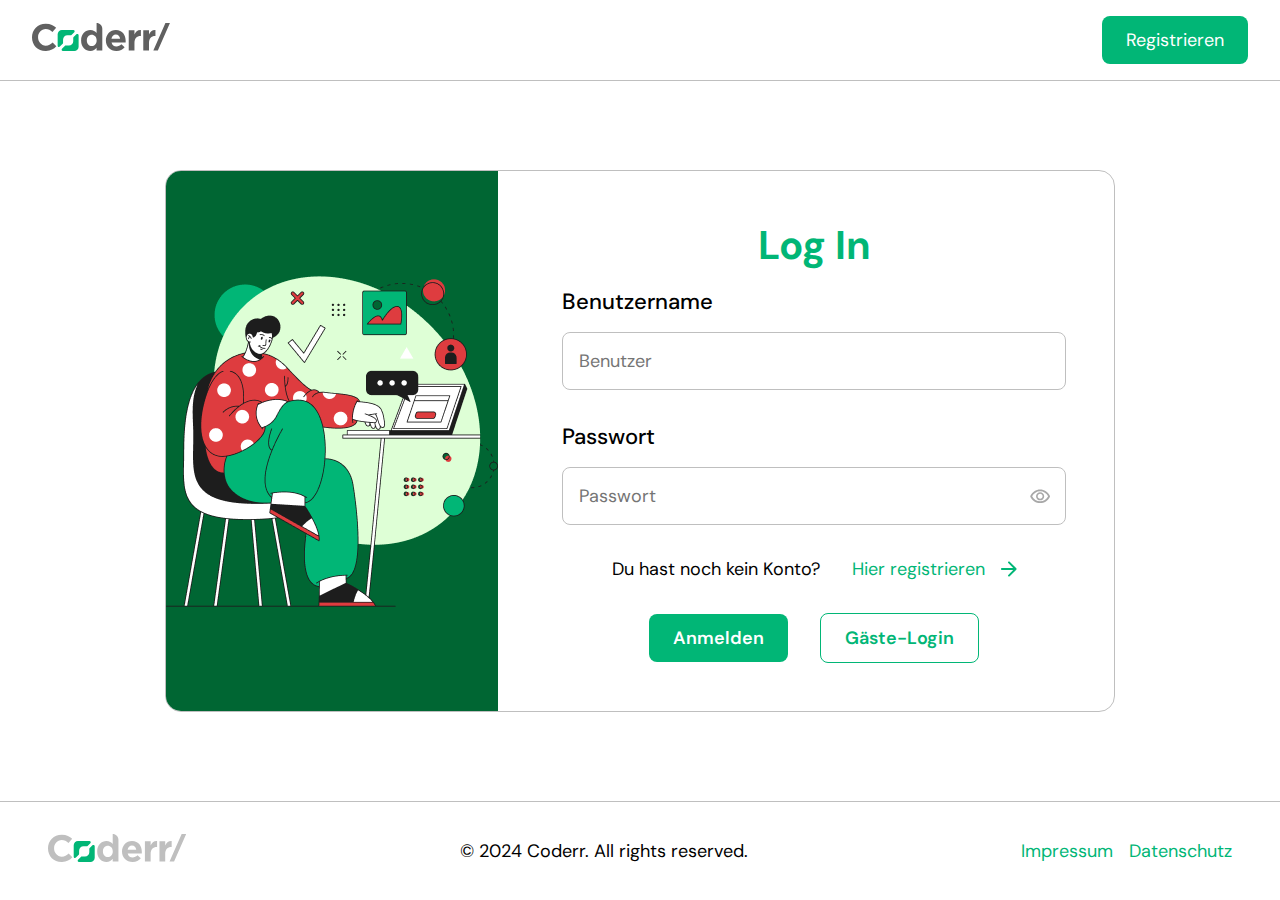
<file: own_profile.html>
<!DOCTYPE html>
<html lang="de">

<head>
    <meta charset="UTF-8">
    <meta name="viewport" content="width=device-width, initial-scale=1.0">
    <title>Coderr/</title>
    <link rel="icon" type="image/png" href="./assets/logo/favicon.png" />

    <link rel="stylesheet" href="./shared/styles/variables.css">
    <link rel="stylesheet" href="./shared/styles/standard.css">
    <link rel="stylesheet" href="./shared/styles/form.css">
    <link rel="stylesheet" href="./shared/styles/assets.css">
    <link rel="stylesheet" href="./shared/styles/fonts.css">
    <link rel="stylesheet" href="./shared/styles/header_footer.css">
    <link rel="stylesheet" href="./shared/styles/order_list.css">
    <link rel="stylesheet" href="./styles/own_profile.css">

    <script src="./shared/scripts/config.js"></script>

    <script src="./shared/scripts/api.js"></script>
    <script src="./shared/scripts/redirect.js"></script> 
    <script src="./shared/scripts/ui_helper.js"></script>
    <script src="./shared/scripts/form_helper.js"></script>
    <script src="./shared/scripts/auth.js"></script>

    <script src="./shared/scripts/template/review_templates.js"></script>
    <script src="./shared/scripts/review_crud.js"></script>
    <script src="./shared/scripts/user_crud.js"></script>
    <script src="./shared/scripts/template/offer_templates.js"></script>
    <script src="./shared/scripts/offer_crud.js"></script>
    <script src="./shared/scripts/order_crud.js"></script>
    <script src="./shared/scripts/template/header_template.js"></script>
    <script src="./shared/scripts/header.js"></script>

    <script src="./scripts/template/profile_business_templates.js"></script>
    <script src="./scripts/template/profile_customer_templates.js"></script>
    <script src="./scripts/profile.js"></script>
</head>

<body onload="init()" onclick="closeAllOpenedElements()">
    <header class="main_header">
        
        <a class="logo" href="./index.html">
            <img src="./assets/logo/logo_coderr.svg" alt="" srcset="">
        </a>
        <div id="head_content_right" class="d_flex_cc_gm head_content_right">
        </div>
    </header>

    <main id="content" class="d_flex_sc_gl f_d_c">

        <h1 class="font_prime_color">LOADING ...</h1>

    </main>


    <footer class="main_footer pad_l">
        <a class="logo" href="./index.html">
            <img src="./assets/logo/logo_coderr_light.svg" alt="" srcset="">
        </a>
        <p>© 2024 Coderr. All rights reserved.</p>
        <div class="d_flex_cc_gm">
            <a class="link" href="./imprint.html">Impressum</a>
            <a class="link" href="./privacy_policy.html">Datenschutz</a>
        </div>
    </footer>
</body>

</html>
</file>
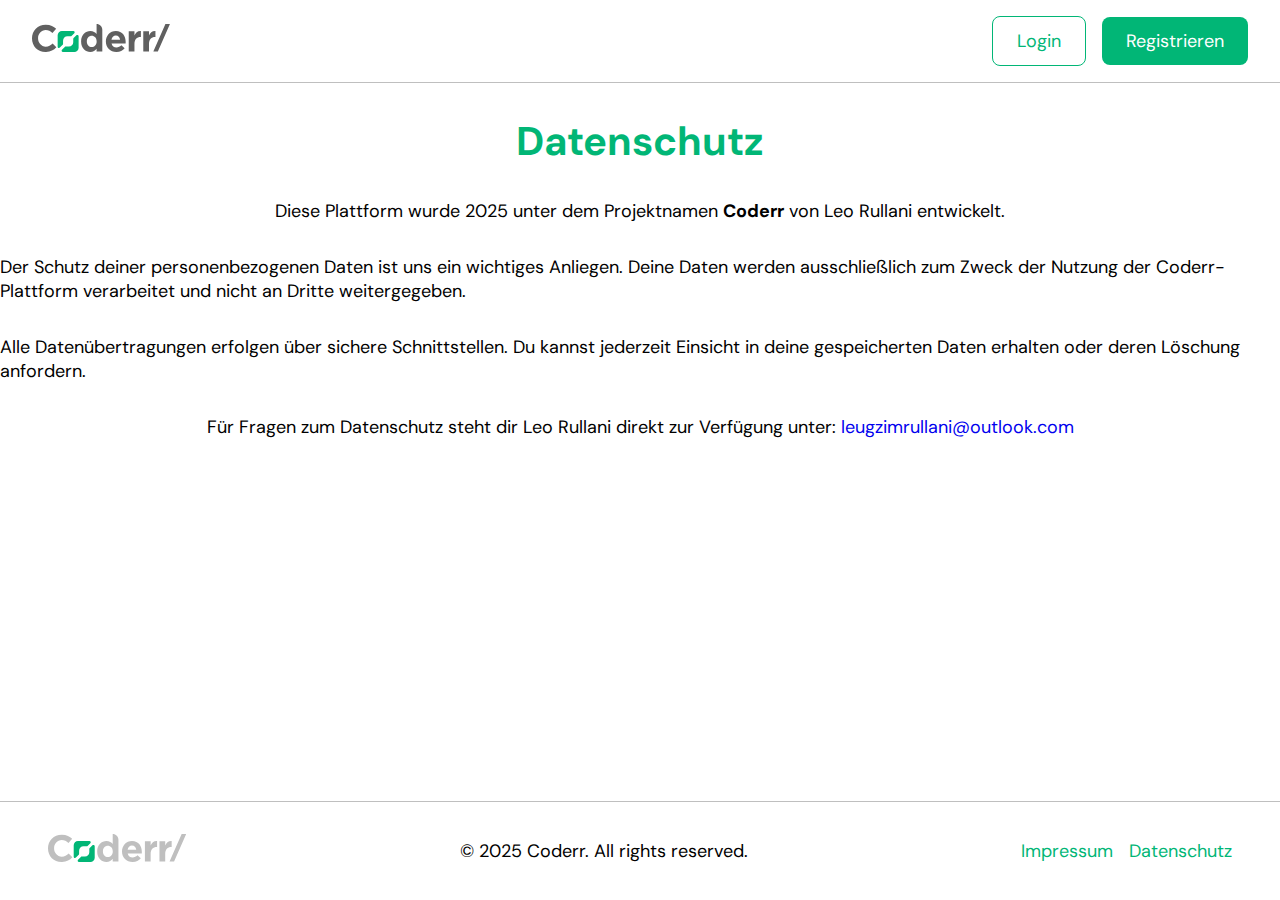
<file: privacy_policy.html>
<!DOCTYPE html>
<html lang="de">

<head>
    <meta charset="UTF-8">
    <meta name="viewport" content="width=device-width, initial-scale=1.0">
    <title>Coderr – Datenschutz</title>
    <link rel="icon" type="image/png" href="./assets/logo/favicon.png" />

    <link rel="stylesheet" href="./shared/styles/variables.css">
    <link rel="stylesheet" href="./shared/styles/standard.css">
    <link rel="stylesheet" href="./shared/styles/form.css">
    <link rel="stylesheet" href="./shared/styles/assets.css">
    <link rel="stylesheet" href="./shared/styles/fonts.css">
    <link rel="stylesheet" href="./shared/styles/header_footer.css">
    <link rel="stylesheet" href="./styles/index.css">

    <script src="./shared/scripts/redirect.js"></script>
    <script src="./shared/scripts/ui_helper.js"></script>
    <script src="./shared/scripts/config.js"></script>
    <script src="./shared/scripts/auth.js"></script>
    <script src="./shared/scripts/api.js"></script>
    <script src="./shared/scripts/user_crud.js"></script>
    <script src="./shared/scripts/template/header_template.js"></script>
    <script src="./shared/scripts/header.js"></script>
</head>

<body onload="setHeader()" onclick="closeAllOpenedElements()">
    <header class="main_header">
        <a class="logo" href="./index.html">
            <img src="./assets/logo/logo_coderr.svg" alt="Coderr Logo">
        </a>
        <div id="head_content_right" class="d_flex_cc_gm head_content_right"></div>
    </header>

    <main>
        <section class="d_flex_cc_gl f_d_c">
            <h1 class="font_prime_color">Datenschutz</h1>
            <p>Diese Plattform wurde 2025 unter dem Projektnamen <strong>Coderr</strong> von Leo Rullani entwickelt.</p>
            <p>Der Schutz deiner personenbezogenen Daten ist uns ein wichtiges Anliegen. Deine Daten werden ausschließlich zum Zweck der Nutzung der Coderr-Plattform verarbeitet und nicht an Dritte weitergegeben.</p>
            <p>Alle Datenübertragungen erfolgen über sichere Schnittstellen. Du kannst jederzeit Einsicht in deine gespeicherten Daten erhalten oder deren Löschung anfordern.</p>
            <p>Für Fragen zum Datenschutz steht dir Leo Rullani direkt zur Verfügung unter: <a href="mailto:leugzimrullani@outlook.com">leugzimrullani@outlook.com</a></p>
        </section>
    </main>

    <footer class="main_footer pad_l">
        <a class="logo" href="./index.html">
            <img src="./assets/logo/logo_coderr_light.svg" alt="Coderr Logo Light">
        </a>
        <p>© 2025 Coderr. All rights reserved.</p>
        <div class="d_flex_cc_gm">
            <a class="link" href="./imprint.html">Impressum</a>
            <a class="link" href="./privacy_policy.html">Datenschutz</a>
        </div>
    </footer>
</body>

</html>
</file>
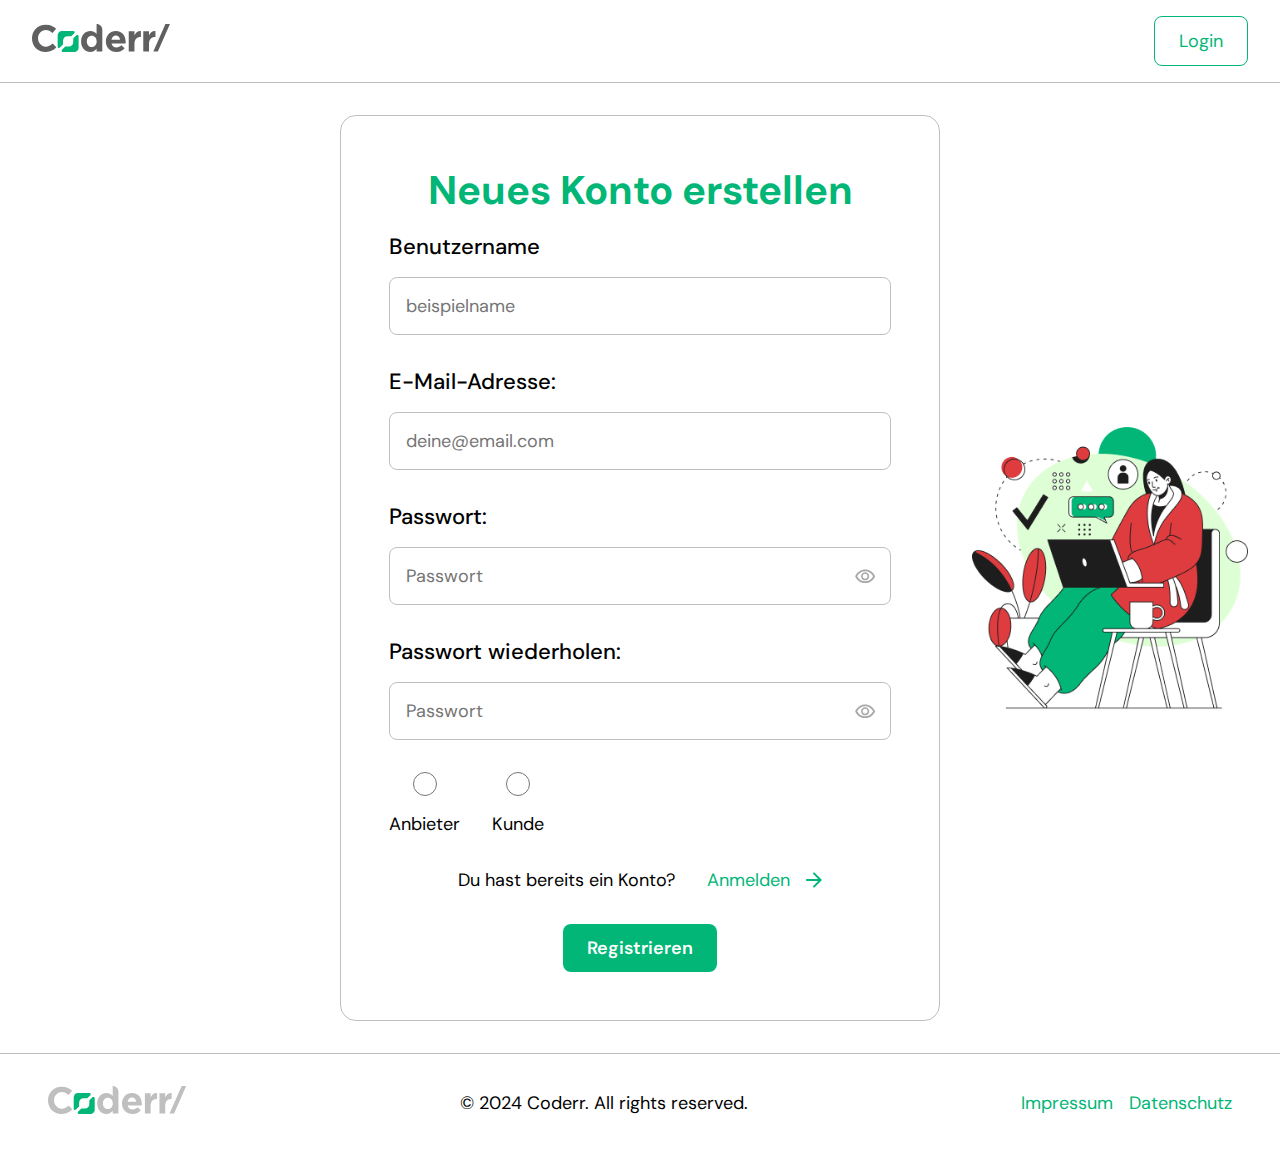
<file: registration.html>
<!DOCTYPE html>
<html lang="de">

<head>
    <meta charset="UTF-8">
    <meta name="viewport" content="width=device-width, initial-scale=1.0">
    <title>Coderr/</title>
    <link rel="icon" type="image/png" href="./assets/logo/favicon.png" />

    <link rel="stylesheet" href="./shared/styles/variables.css">
    <link rel="stylesheet" href="./shared/styles/standard.css">
    <link rel="stylesheet" href="./shared/styles/form.css">
    <link rel="stylesheet" href="./shared/styles/assets.css">
    <link rel="stylesheet" href="./shared/styles/fonts.css">
    <link rel="stylesheet" href="./shared/styles/header_footer.css">
    <link rel="stylesheet" href="./styles/registration.css">

    <script src="./shared/scripts/config.js"></script>
    <script src="./shared/scripts/api.js"></script>
    <script src="./shared/scripts/redirect.js"></script> 
    <script src="./shared/scripts/ui_helper.js"></script>
    <script src="./shared/scripts/form_helper.js"></script>
    <script src="./shared/scripts/auth.js"></script>
    
    <script src="./shared/scripts/template/header_template.js"></script>
    <script src="./shared/scripts/header.js"></script>

    <script src="./scripts/registration.js"></script>
</head>

<body onload="checkAuth()"  onclick="closeAllOpenedElements()">
    <header class="main_header">

        <a class="logo" href="./index.html">
            <img src="./assets/logo/logo_coderr.svg" alt="" srcset="">
        </a>
        <div id="head_content_right" class="d_flex_cc_gm head_content_right">
                <a href="./login.html" class="std_btn btn_secondary pad_s ">Login</a>
        </div>
    </header>

    <main class="d_flex_cc_gm" onload="setHeader()">
        <img class="registration_img" src="./assets/img/registration_img.png" alt="" srcset="">
        <section class="small_form std_form d_flex_cc_gm f_d_c">
            <h1 class="font_prime_color">Neues Konto erstellen</h1>
            <form onsubmit="registerSubmit(event); " class="std_form d_flex_cs_gl f_d_c">

                <div class="form_group">
                    <label for="username">Benutzername</label>
                    <input value="" placeholder="beispielname" type="text" id="username" name="username" class="input_field" autocomplete="off"
                        required>
                </div>
                <div class="form_group">
                    <label for="email">E-Mail-Adresse:</label>
                    <input value="" placeholder="deine@email.com" type="email" id="email" name="email" class="input_field" autocomplete="off"
                        required>
                </div>
                <div class="form_group">
                    <label for="password">Passwort:</label>
                    <div class="pos_rel">
                        <input value="" placeholder="Passwort" type="password" id="password" name="password" class="input_field"
                        required>
                        <div onclick="togglePassword(this)" class="password_eye">
                            <img src="./assets/icons/visibility.svg" alt="" srcset="">
                        </div>
                    </div>
                </div>
                <div class="form_group">
                    <label for="repeated_password">Passwort wiederholen:</label>
                    <div class="pos_rel">
                        <input value="" placeholder="Passwort" type="password" id="repeated_password" name="repeated_password"
                        class="input_field" required>
                        <div onclick="togglePassword(this)" class="password_eye">
                            <img src="./assets/icons/visibility.svg" alt="" srcset="">
                        </div>
                    </div>
                </div>
                <div class="d_flex_cs_gl">
                    <div class="form_group d_flex_cc_gm">
                        <input type="radio" name="type" id="business" value="business" required>
                        <label for="business">Anbieter</label>
                    </div>
                    <div class="form_group d_flex_cc_gm">
                        <input type="radio" name="type" id="customer" value="customer" required>
                        <label for="customer">Kunde</label>
                    </div>
                </div>

                </div>
                <div class="d_flex_cc_gl w_full f_d_r_resp_c">
                    <p>Du hast bereits ein Konto?</p>
                    <a href="./login.html" class="link d_flex_cc_gm">
                        Anmelden
                        <img src="./assets/icons/arrow_forward.svg" alt="" srcset="">
                    </a>
                </div>
                <div class="d_flex_cc_gl w_full">
                    <button type="submit" class="std_btn btn_prime pad_s">Registrieren</button>
                </div>
            </form>
        </section>
    </main>
    <footer class="main_footer pad_l">
        <a class="logo" href="./index.html">
            <img src="./assets/logo/logo_coderr_light.svg" alt="" srcset="">
        </a>
        <p>© 2024 Coderr. All rights reserved.</p>
        <div class="d_flex_cc_gm">
            <a class="link" href="./imprint.html">Impressum</a>
            <a class="link" href="./privacy_policy.html">Datenschutz</a>
        </div>
    </footer>


</body>

</html>
</file>
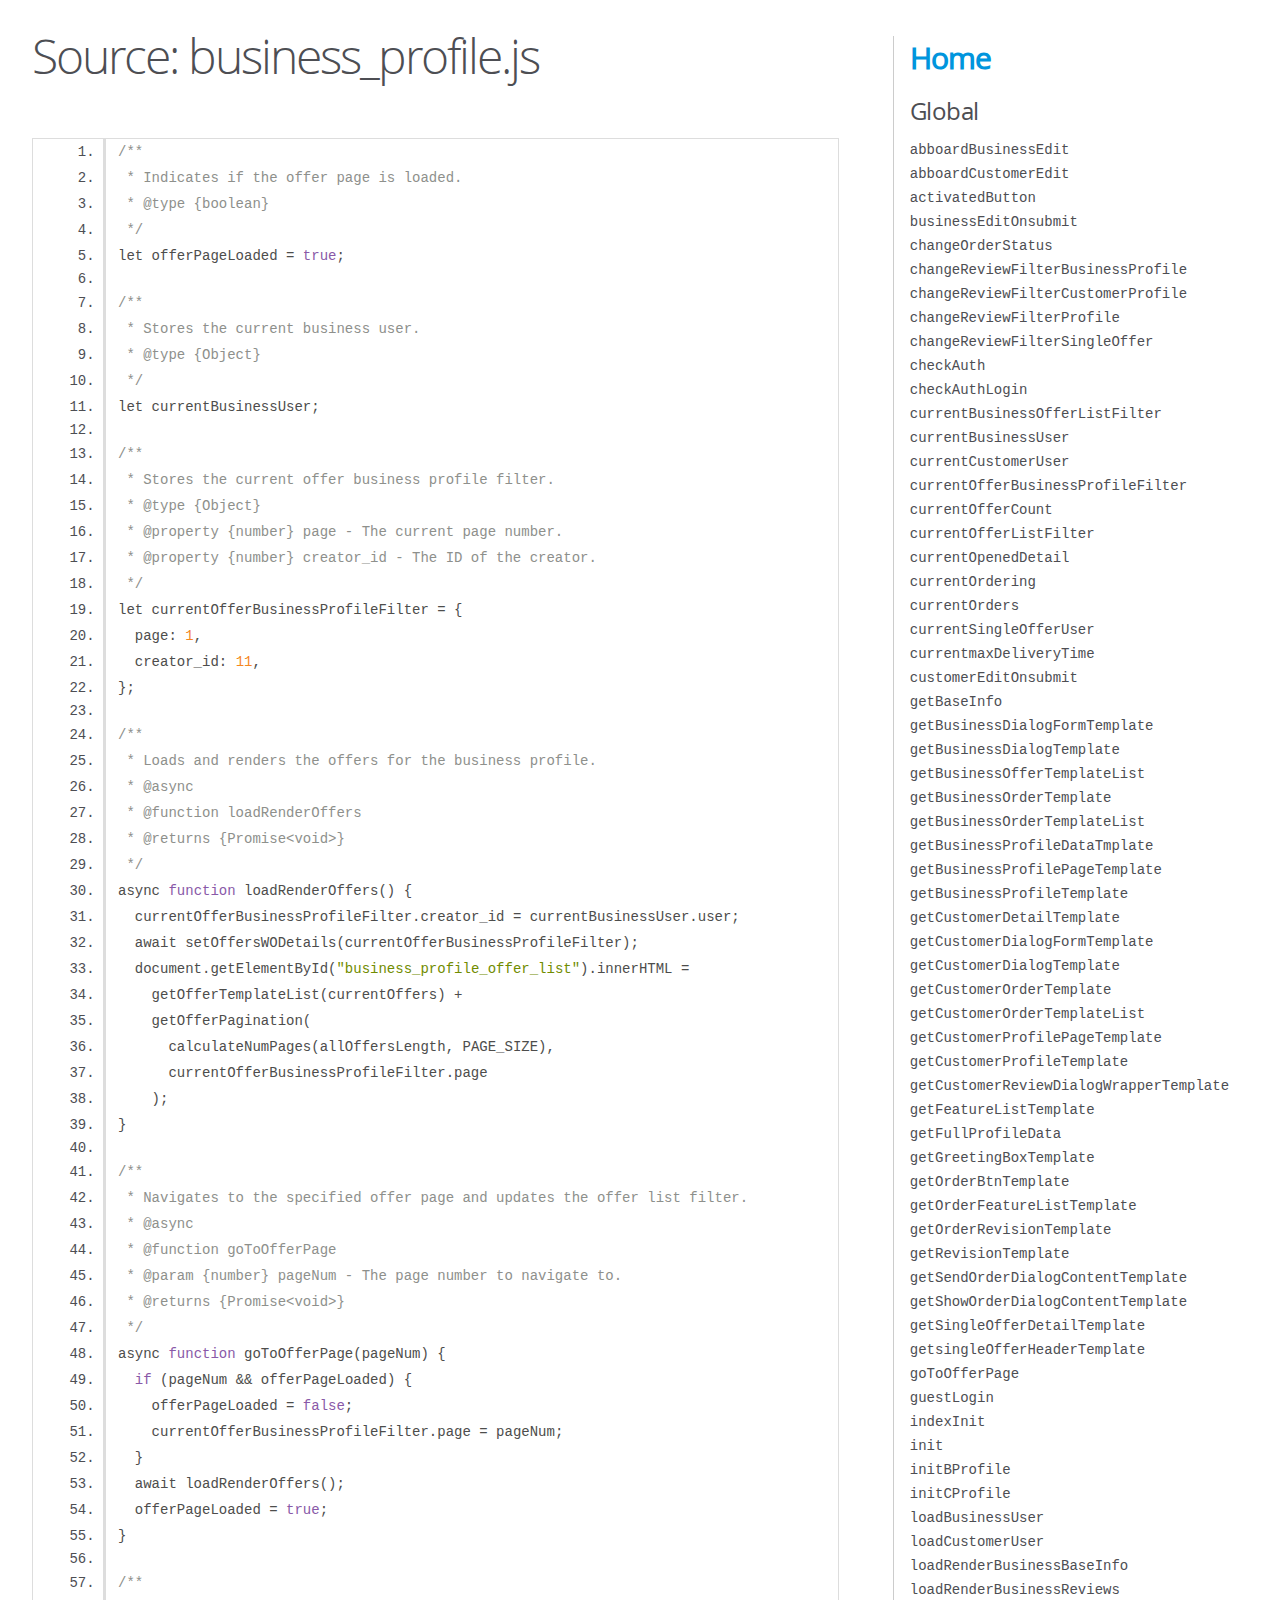
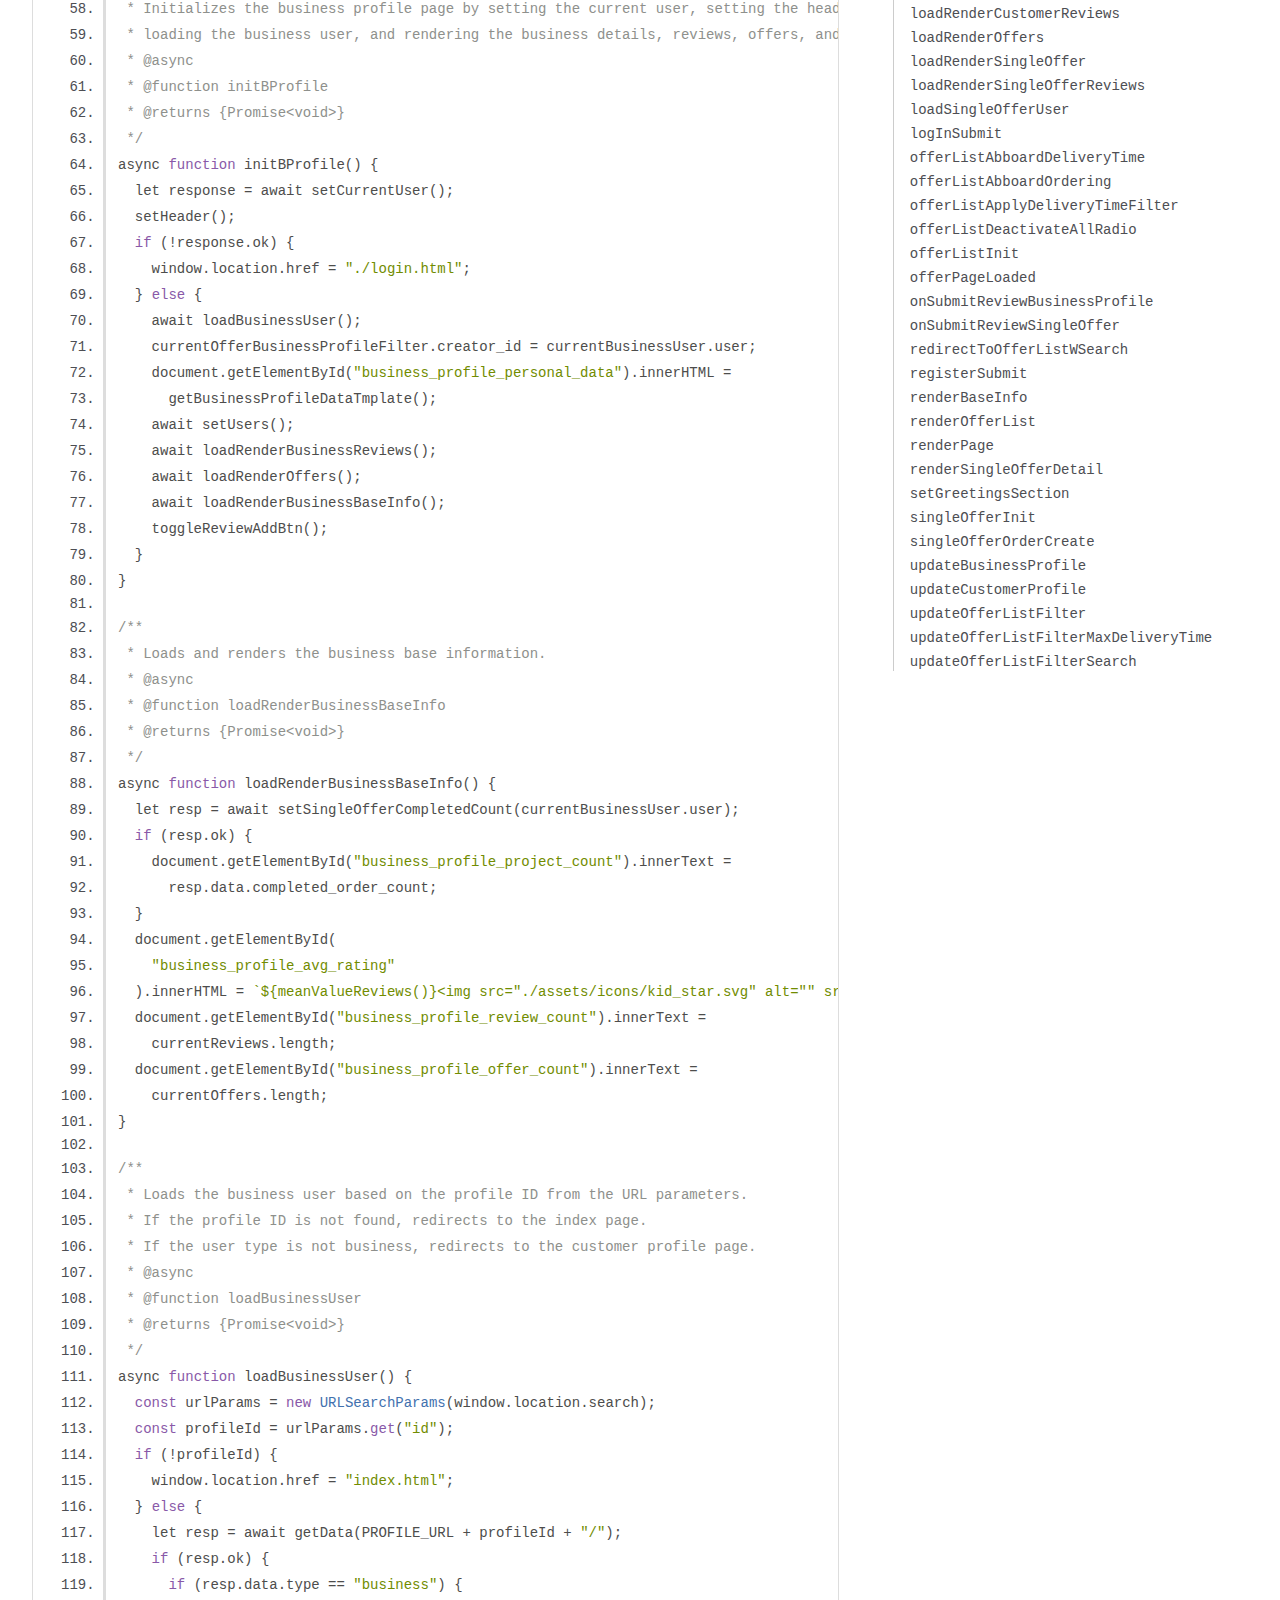
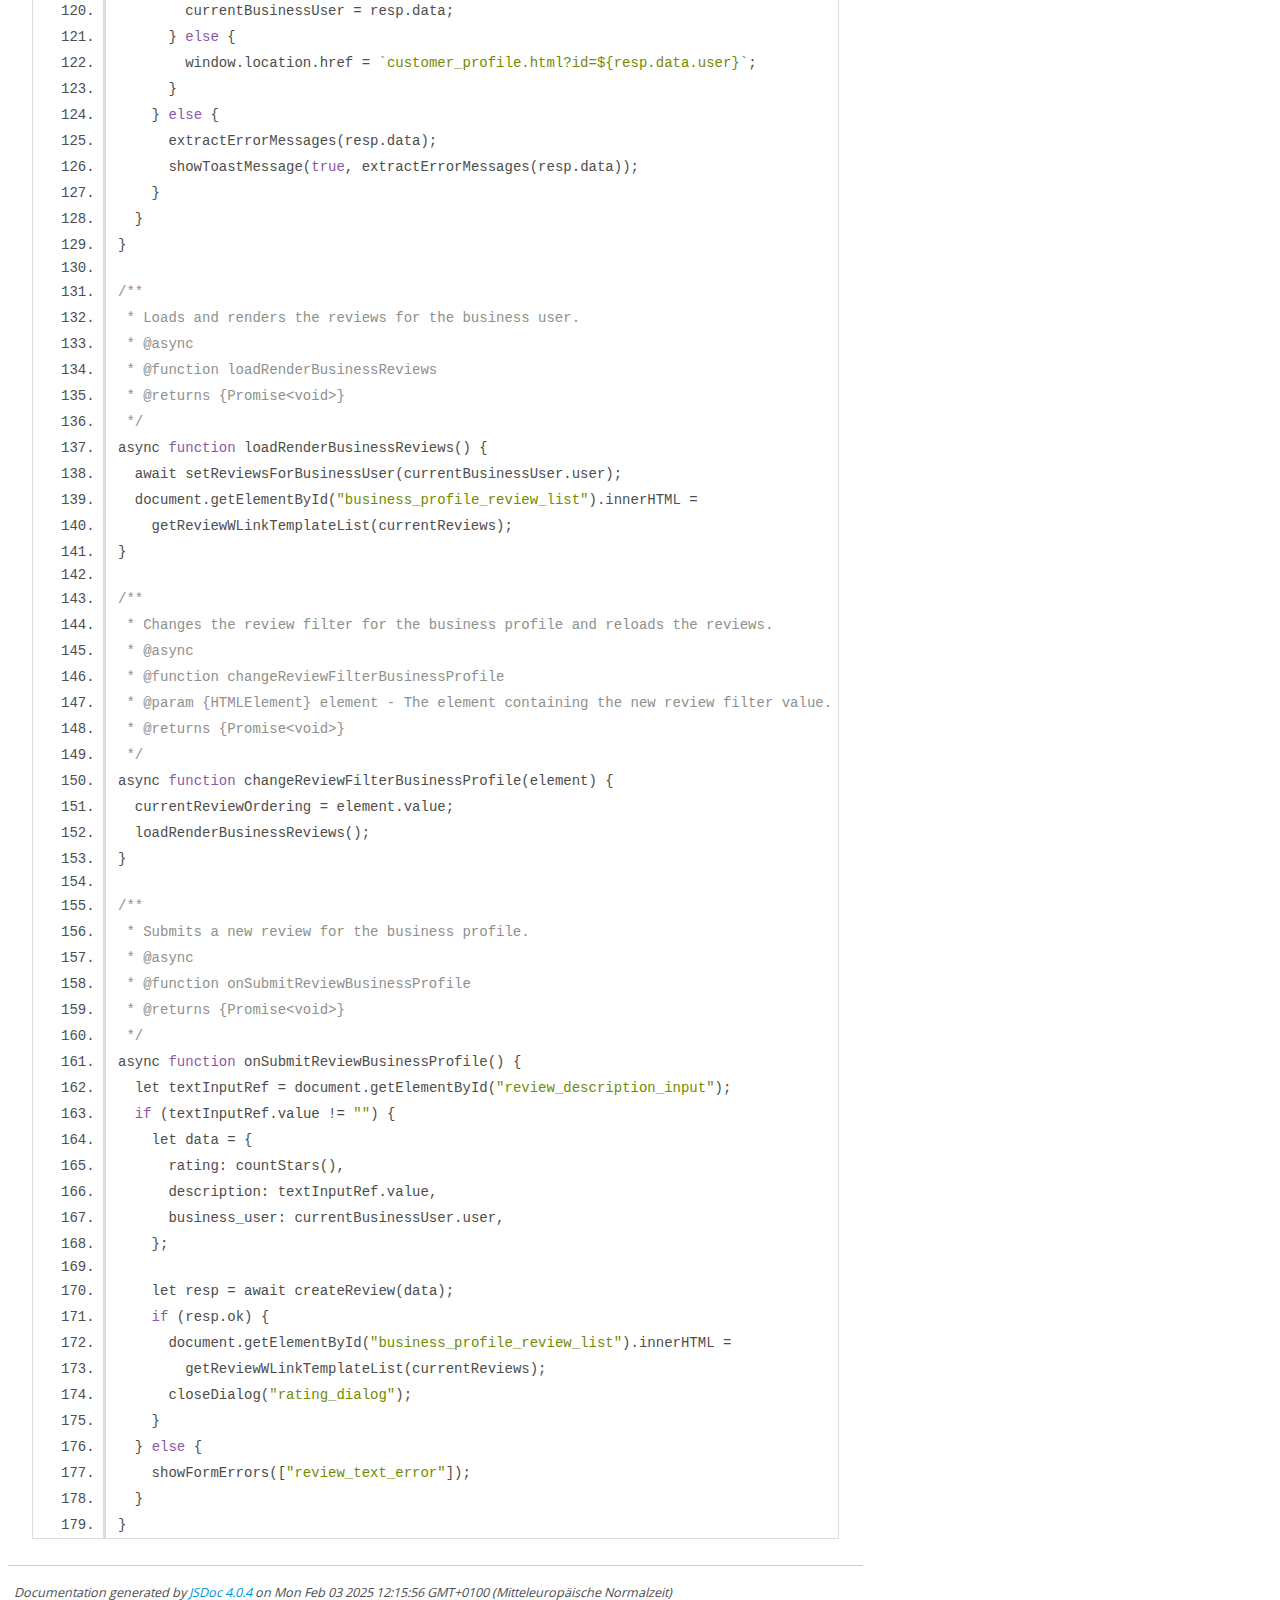
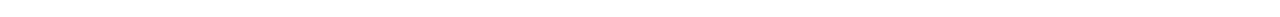
<file: scripts/docs/business_profile.js.html>
<!DOCTYPE html>
<html lang="en">
<head>
    <meta charset="utf-8">
    <title>JSDoc: Source: business_profile.js</title>

    <script src="scripts/prettify/prettify.js"> </script>
    <script src="scripts/prettify/lang-css.js"> </script>
    <!--[if lt IE 9]>
      <script src="//html5shiv.googlecode.com/svn/trunk/html5.js"></script>
    <![endif]-->
    <link type="text/css" rel="stylesheet" href="styles/prettify-tomorrow.css">
    <link type="text/css" rel="stylesheet" href="styles/jsdoc-default.css">
</head>

<body>

<div id="main">

    <h1 class="page-title">Source: business_profile.js</h1>

    



    
    <section>
        <article>
            <pre class="prettyprint source linenums"><code>/**
 * Indicates if the offer page is loaded.
 * @type {boolean}
 */
let offerPageLoaded = true;

/**
 * Stores the current business user.
 * @type {Object}
 */
let currentBusinessUser;

/**
 * Stores the current offer business profile filter.
 * @type {Object}
 * @property {number} page - The current page number.
 * @property {number} creator_id - The ID of the creator.
 */
let currentOfferBusinessProfileFilter = {
  page: 1,
  creator_id: 11,
};

/**
 * Loads and renders the offers for the business profile.
 * @async
 * @function loadRenderOffers
 * @returns {Promise&lt;void>}
 */
async function loadRenderOffers() {
  currentOfferBusinessProfileFilter.creator_id = currentBusinessUser.user;
  await setOffersWODetails(currentOfferBusinessProfileFilter);
  document.getElementById("business_profile_offer_list").innerHTML =
    getOfferTemplateList(currentOffers) +
    getOfferPagination(
      calculateNumPages(allOffersLength, PAGE_SIZE),
      currentOfferBusinessProfileFilter.page
    );
}

/**
 * Navigates to the specified offer page and updates the offer list filter.
 * @async
 * @function goToOfferPage
 * @param {number} pageNum - The page number to navigate to.
 * @returns {Promise&lt;void>}
 */
async function goToOfferPage(pageNum) {
  if (pageNum &amp;&amp; offerPageLoaded) {
    offerPageLoaded = false;
    currentOfferBusinessProfileFilter.page = pageNum;
  }
  await loadRenderOffers();
  offerPageLoaded = true;
}

/**
 * Initializes the business profile page by setting the current user, setting the header,
 * loading the business user, and rendering the business details, reviews, offers, and base info.
 * @async
 * @function initBProfile
 * @returns {Promise&lt;void>}
 */
async function initBProfile() {
  let response = await setCurrentUser();
  setHeader();
  if (!response.ok) {
    window.location.href = "./login.html";
  } else {
    await loadBusinessUser();
    currentOfferBusinessProfileFilter.creator_id = currentBusinessUser.user;
    document.getElementById("business_profile_personal_data").innerHTML =
      getBusinessProfileDataTmplate();
    await setUsers();
    await loadRenderBusinessReviews();
    await loadRenderOffers();
    await loadRenderBusinessBaseInfo();
    toggleReviewAddBtn();
  }
}

/**
 * Loads and renders the business base information.
 * @async
 * @function loadRenderBusinessBaseInfo
 * @returns {Promise&lt;void>}
 */
async function loadRenderBusinessBaseInfo() {
  let resp = await setSingleOfferCompletedCount(currentBusinessUser.user);
  if (resp.ok) {
    document.getElementById("business_profile_project_count").innerText =
      resp.data.completed_order_count;
  }
  document.getElementById(
    "business_profile_avg_rating"
  ).innerHTML = `${meanValueReviews()}&lt;img src="./assets/icons/kid_star.svg" alt="" srcset="">`;
  document.getElementById("business_profile_review_count").innerText =
    currentReviews.length;
  document.getElementById("business_profile_offer_count").innerText =
    currentOffers.length;
}

/**
 * Loads the business user based on the profile ID from the URL parameters.
 * If the profile ID is not found, redirects to the index page.
 * If the user type is not business, redirects to the customer profile page.
 * @async
 * @function loadBusinessUser
 * @returns {Promise&lt;void>}
 */
async function loadBusinessUser() {
  const urlParams = new URLSearchParams(window.location.search);
  const profileId = urlParams.get("id");
  if (!profileId) {
    window.location.href = "index.html";
  } else {
    let resp = await getData(PROFILE_URL + profileId + "/");
    if (resp.ok) {
      if (resp.data.type == "business") {
        currentBusinessUser = resp.data;
      } else {
        window.location.href = `customer_profile.html?id=${resp.data.user}`;
      }
    } else {
      extractErrorMessages(resp.data);
      showToastMessage(true, extractErrorMessages(resp.data));
    }
  }
}

/**
 * Loads and renders the reviews for the business user.
 * @async
 * @function loadRenderBusinessReviews
 * @returns {Promise&lt;void>}
 */
async function loadRenderBusinessReviews() {
  await setReviewsForBusinessUser(currentBusinessUser.user);
  document.getElementById("business_profile_review_list").innerHTML =
    getReviewWLinkTemplateList(currentReviews);
}

/**
 * Changes the review filter for the business profile and reloads the reviews.
 * @async
 * @function changeReviewFilterBusinessProfile
 * @param {HTMLElement} element - The element containing the new review filter value.
 * @returns {Promise&lt;void>}
 */
async function changeReviewFilterBusinessProfile(element) {
  currentReviewOrdering = element.value;
  loadRenderBusinessReviews();
}

/**
 * Submits a new review for the business profile.
 * @async
 * @function onSubmitReviewBusinessProfile
 * @returns {Promise&lt;void>}
 */
async function onSubmitReviewBusinessProfile() {
  let textInputRef = document.getElementById("review_description_input");
  if (textInputRef.value != "") {
    let data = {
      rating: countStars(),
      description: textInputRef.value,
      business_user: currentBusinessUser.user,
    };

    let resp = await createReview(data);
    if (resp.ok) {
      document.getElementById("business_profile_review_list").innerHTML =
        getReviewWLinkTemplateList(currentReviews);
      closeDialog("rating_dialog");
    }
  } else {
    showFormErrors(["review_text_error"]);
  }
}
</code></pre>
        </article>
    </section>




</div>

<nav>
    <h2><a href="index.html">Home</a></h2><h3>Global</h3><ul><li><a href="global.html#abboardBusinessEdit">abboardBusinessEdit</a></li><li><a href="global.html#abboardCustomerEdit">abboardCustomerEdit</a></li><li><a href="global.html#activatedButton">activatedButton</a></li><li><a href="global.html#businessEditOnsubmit">businessEditOnsubmit</a></li><li><a href="global.html#changeOrderStatus">changeOrderStatus</a></li><li><a href="global.html#changeReviewFilterBusinessProfile">changeReviewFilterBusinessProfile</a></li><li><a href="global.html#changeReviewFilterCustomerProfile">changeReviewFilterCustomerProfile</a></li><li><a href="global.html#changeReviewFilterProfile">changeReviewFilterProfile</a></li><li><a href="global.html#changeReviewFilterSingleOffer">changeReviewFilterSingleOffer</a></li><li><a href="global.html#checkAuth">checkAuth</a></li><li><a href="global.html#checkAuthLogin">checkAuthLogin</a></li><li><a href="global.html#currentBusinessOfferListFilter">currentBusinessOfferListFilter</a></li><li><a href="global.html#currentBusinessUser">currentBusinessUser</a></li><li><a href="global.html#currentCustomerUser">currentCustomerUser</a></li><li><a href="global.html#currentOfferBusinessProfileFilter">currentOfferBusinessProfileFilter</a></li><li><a href="global.html#currentOfferCount">currentOfferCount</a></li><li><a href="global.html#currentOfferListFilter">currentOfferListFilter</a></li><li><a href="global.html#currentOpenedDetail">currentOpenedDetail</a></li><li><a href="global.html#currentOrdering">currentOrdering</a></li><li><a href="global.html#currentOrders">currentOrders</a></li><li><a href="global.html#currentSingleOfferUser">currentSingleOfferUser</a></li><li><a href="global.html#currentmaxDeliveryTime">currentmaxDeliveryTime</a></li><li><a href="global.html#customerEditOnsubmit">customerEditOnsubmit</a></li><li><a href="global.html#getBaseInfo">getBaseInfo</a></li><li><a href="global.html#getBusinessDialogFormTemplate">getBusinessDialogFormTemplate</a></li><li><a href="global.html#getBusinessDialogTemplate">getBusinessDialogTemplate</a></li><li><a href="global.html#getBusinessOfferTemplateList">getBusinessOfferTemplateList</a></li><li><a href="global.html#getBusinessOrderTemplate">getBusinessOrderTemplate</a></li><li><a href="global.html#getBusinessOrderTemplateList">getBusinessOrderTemplateList</a></li><li><a href="global.html#getBusinessProfileDataTmplate">getBusinessProfileDataTmplate</a></li><li><a href="global.html#getBusinessProfilePageTemplate">getBusinessProfilePageTemplate</a></li><li><a href="global.html#getBusinessProfileTemplate">getBusinessProfileTemplate</a></li><li><a href="global.html#getCustomerDetailTemplate">getCustomerDetailTemplate</a></li><li><a href="global.html#getCustomerDialogFormTemplate">getCustomerDialogFormTemplate</a></li><li><a href="global.html#getCustomerDialogTemplate">getCustomerDialogTemplate</a></li><li><a href="global.html#getCustomerOrderTemplate">getCustomerOrderTemplate</a></li><li><a href="global.html#getCustomerOrderTemplateList">getCustomerOrderTemplateList</a></li><li><a href="global.html#getCustomerProfilePageTemplate">getCustomerProfilePageTemplate</a></li><li><a href="global.html#getCustomerProfileTemplate">getCustomerProfileTemplate</a></li><li><a href="global.html#getCustomerReviewDialogWrapperTemplate">getCustomerReviewDialogWrapperTemplate</a></li><li><a href="global.html#getFeatureListTemplate">getFeatureListTemplate</a></li><li><a href="global.html#getFullProfileData">getFullProfileData</a></li><li><a href="global.html#getGreetingBoxTemplate">getGreetingBoxTemplate</a></li><li><a href="global.html#getOrderBtnTemplate">getOrderBtnTemplate</a></li><li><a href="global.html#getOrderFeatureListTemplate">getOrderFeatureListTemplate</a></li><li><a href="global.html#getOrderRevisionTemplate">getOrderRevisionTemplate</a></li><li><a href="global.html#getRevisionTemplate">getRevisionTemplate</a></li><li><a href="global.html#getSendOrderDialogContentTemplate">getSendOrderDialogContentTemplate</a></li><li><a href="global.html#getShowOrderDialogContentTemplate">getShowOrderDialogContentTemplate</a></li><li><a href="global.html#getSingleOfferDetailTemplate">getSingleOfferDetailTemplate</a></li><li><a href="global.html#getsingleOfferHeaderTemplate">getsingleOfferHeaderTemplate</a></li><li><a href="global.html#goToOfferPage">goToOfferPage</a></li><li><a href="global.html#guestLogin">guestLogin</a></li><li><a href="global.html#indexInit">indexInit</a></li><li><a href="global.html#init">init</a></li><li><a href="global.html#initBProfile">initBProfile</a></li><li><a href="global.html#initCProfile">initCProfile</a></li><li><a href="global.html#loadBusinessUser">loadBusinessUser</a></li><li><a href="global.html#loadCustomerUser">loadCustomerUser</a></li><li><a href="global.html#loadRenderBusinessBaseInfo">loadRenderBusinessBaseInfo</a></li><li><a href="global.html#loadRenderBusinessReviews">loadRenderBusinessReviews</a></li><li><a href="global.html#loadRenderCustomerReviews">loadRenderCustomerReviews</a></li><li><a href="global.html#loadRenderOffers">loadRenderOffers</a></li><li><a href="global.html#loadRenderSingleOffer">loadRenderSingleOffer</a></li><li><a href="global.html#loadRenderSingleOfferReviews">loadRenderSingleOfferReviews</a></li><li><a href="global.html#loadSingleOfferUser">loadSingleOfferUser</a></li><li><a href="global.html#logInSubmit">logInSubmit</a></li><li><a href="global.html#offerListAbboardDeliveryTime">offerListAbboardDeliveryTime</a></li><li><a href="global.html#offerListAbboardOrdering">offerListAbboardOrdering</a></li><li><a href="global.html#offerListApplyDeliveryTimeFilter">offerListApplyDeliveryTimeFilter</a></li><li><a href="global.html#offerListDeactivateAllRadio">offerListDeactivateAllRadio</a></li><li><a href="global.html#offerListInit">offerListInit</a></li><li><a href="global.html#offerPageLoaded">offerPageLoaded</a></li><li><a href="global.html#onSubmitReviewBusinessProfile">onSubmitReviewBusinessProfile</a></li><li><a href="global.html#onSubmitReviewSingleOffer">onSubmitReviewSingleOffer</a></li><li><a href="global.html#redirectToOfferListWSearch">redirectToOfferListWSearch</a></li><li><a href="global.html#registerSubmit">registerSubmit</a></li><li><a href="global.html#renderBaseInfo">renderBaseInfo</a></li><li><a href="global.html#renderOfferList">renderOfferList</a></li><li><a href="global.html#renderPage">renderPage</a></li><li><a href="global.html#renderSingleOfferDetail">renderSingleOfferDetail</a></li><li><a href="global.html#setGreetingsSection">setGreetingsSection</a></li><li><a href="global.html#singleOfferInit">singleOfferInit</a></li><li><a href="global.html#singleOfferOrderCreate">singleOfferOrderCreate</a></li><li><a href="global.html#updateBusinessProfile">updateBusinessProfile</a></li><li><a href="global.html#updateCustomerProfile">updateCustomerProfile</a></li><li><a href="global.html#updateOfferListFilter">updateOfferListFilter</a></li><li><a href="global.html#updateOfferListFilterMaxDeliveryTime">updateOfferListFilterMaxDeliveryTime</a></li><li><a href="global.html#updateOfferListFilterSearch">updateOfferListFilterSearch</a></li></ul>
</nav>

<br class="clear">

<footer>
    Documentation generated by <a href="https://github.com/jsdoc/jsdoc">JSDoc 4.0.4</a> on Mon Feb 03 2025 12:15:56 GMT+0100 (Mitteleuropäische Normalzeit)
</footer>

<script> prettyPrint(); </script>
<script src="scripts/linenumber.js"> </script>
</body>
</html>
</file>
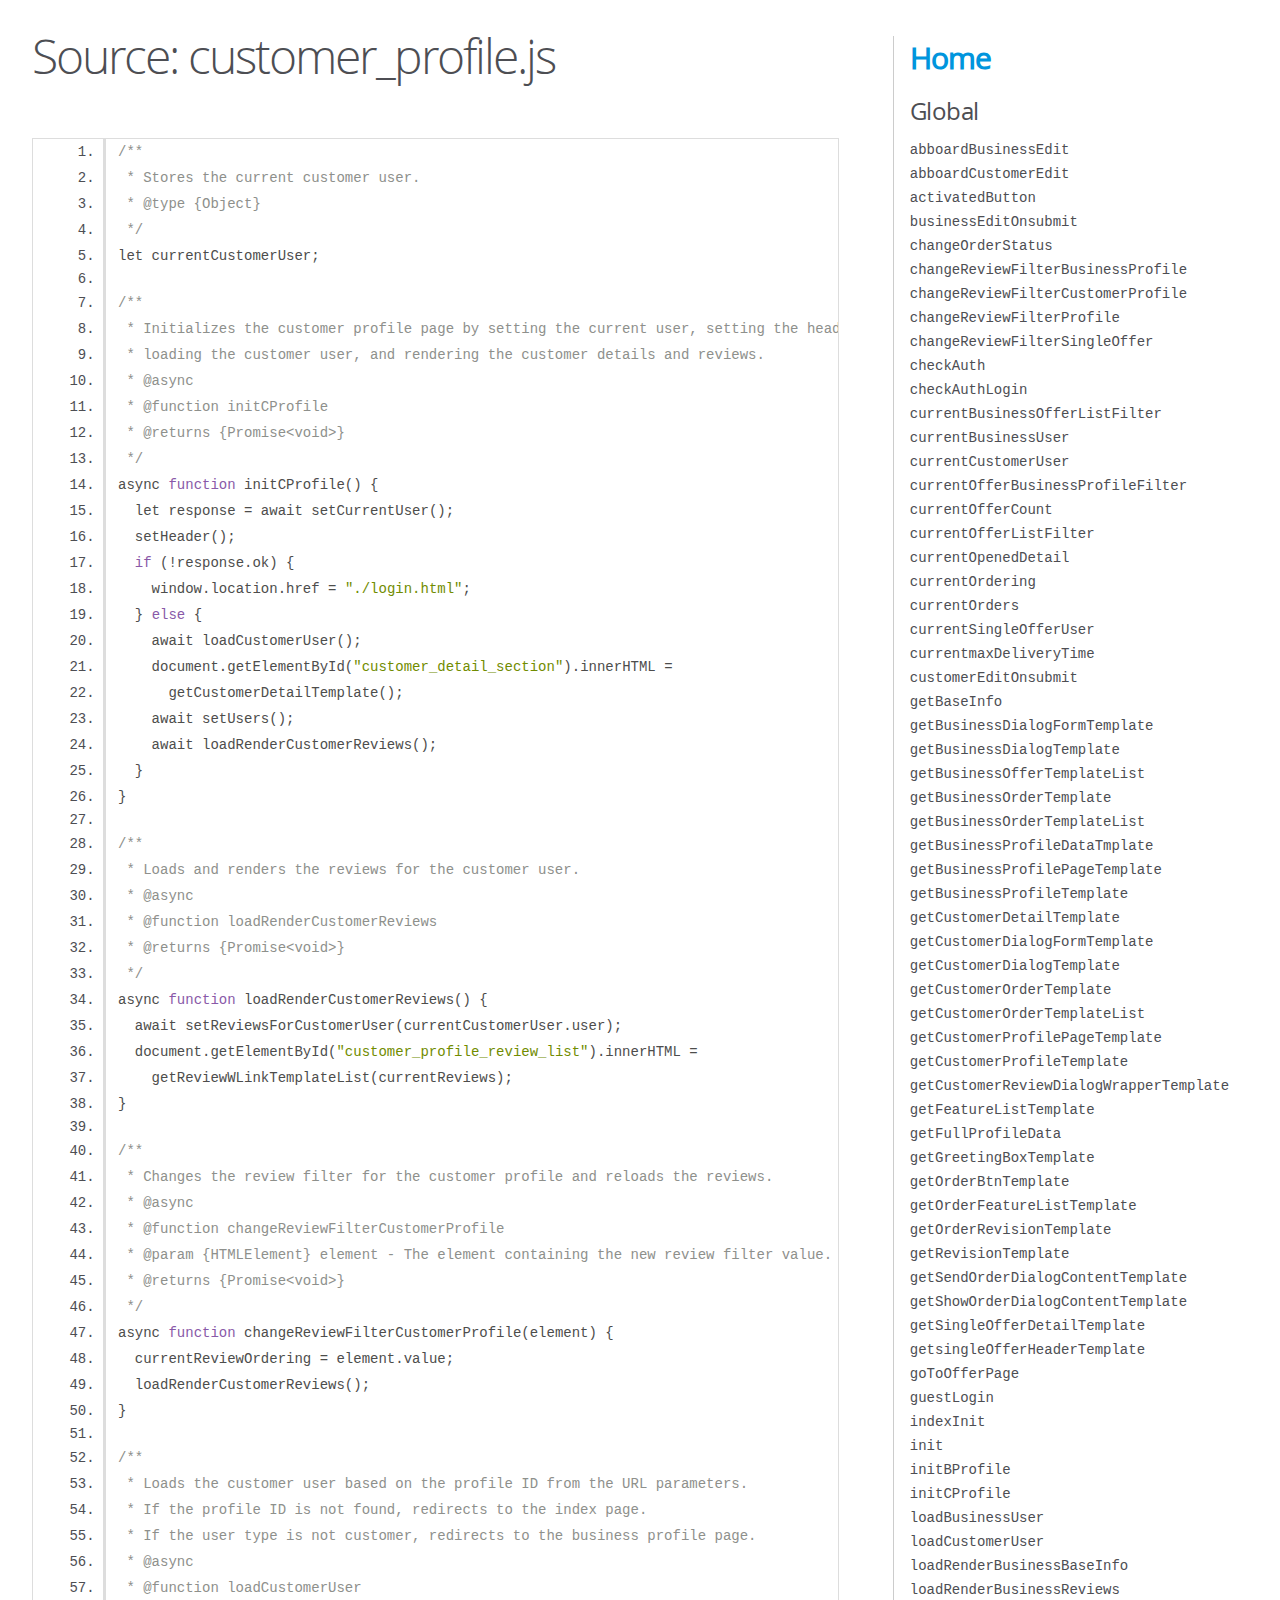
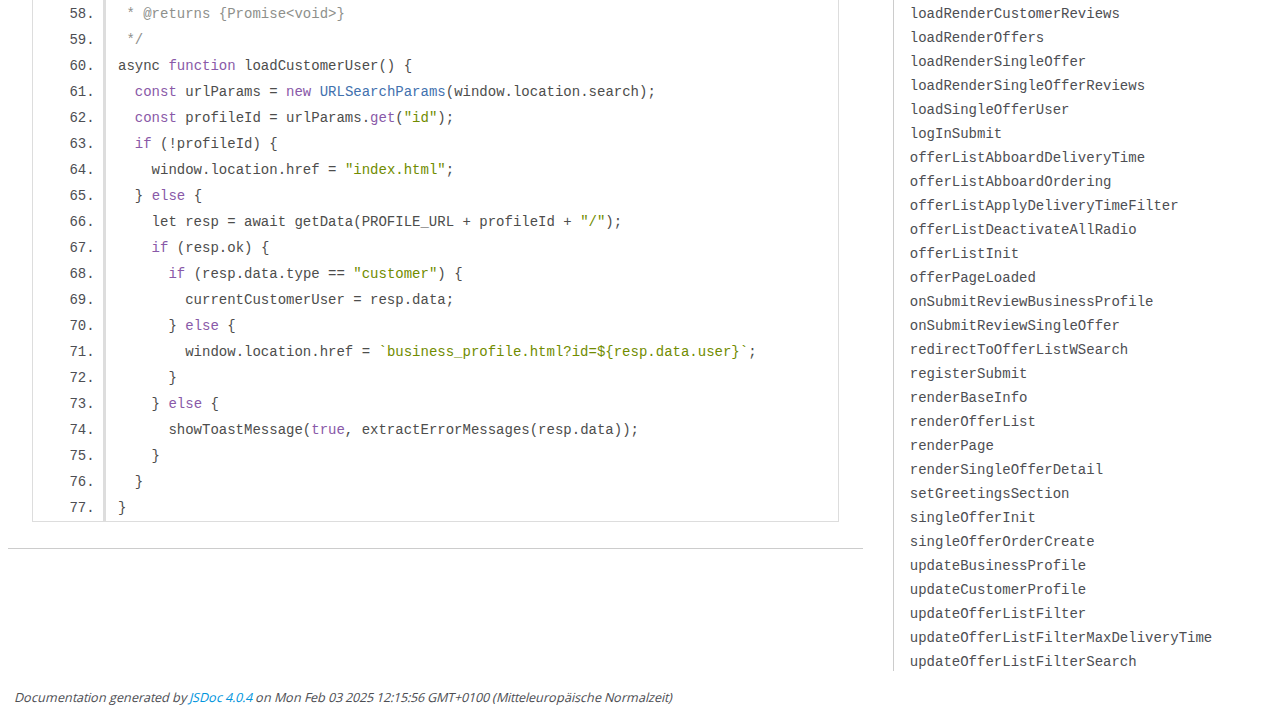
<file: scripts/docs/customer_profile.js.html>
<!DOCTYPE html>
<html lang="en">
<head>
    <meta charset="utf-8">
    <title>JSDoc: Source: customer_profile.js</title>

    <script src="scripts/prettify/prettify.js"> </script>
    <script src="scripts/prettify/lang-css.js"> </script>
    <!--[if lt IE 9]>
      <script src="//html5shiv.googlecode.com/svn/trunk/html5.js"></script>
    <![endif]-->
    <link type="text/css" rel="stylesheet" href="styles/prettify-tomorrow.css">
    <link type="text/css" rel="stylesheet" href="styles/jsdoc-default.css">
</head>

<body>

<div id="main">

    <h1 class="page-title">Source: customer_profile.js</h1>

    



    
    <section>
        <article>
            <pre class="prettyprint source linenums"><code>/**
 * Stores the current customer user.
 * @type {Object}
 */
let currentCustomerUser;

/**
 * Initializes the customer profile page by setting the current user, setting the header,
 * loading the customer user, and rendering the customer details and reviews.
 * @async
 * @function initCProfile
 * @returns {Promise&lt;void>}
 */
async function initCProfile() {
  let response = await setCurrentUser();
  setHeader();
  if (!response.ok) {
    window.location.href = "./login.html";
  } else {
    await loadCustomerUser();
    document.getElementById("customer_detail_section").innerHTML =
      getCustomerDetailTemplate();
    await setUsers();
    await loadRenderCustomerReviews();
  }
}

/**
 * Loads and renders the reviews for the customer user.
 * @async
 * @function loadRenderCustomerReviews
 * @returns {Promise&lt;void>}
 */
async function loadRenderCustomerReviews() {
  await setReviewsForCustomerUser(currentCustomerUser.user);
  document.getElementById("customer_profile_review_list").innerHTML =
    getReviewWLinkTemplateList(currentReviews);
}

/**
 * Changes the review filter for the customer profile and reloads the reviews.
 * @async
 * @function changeReviewFilterCustomerProfile
 * @param {HTMLElement} element - The element containing the new review filter value.
 * @returns {Promise&lt;void>}
 */
async function changeReviewFilterCustomerProfile(element) {
  currentReviewOrdering = element.value;
  loadRenderCustomerReviews();
}

/**
 * Loads the customer user based on the profile ID from the URL parameters.
 * If the profile ID is not found, redirects to the index page.
 * If the user type is not customer, redirects to the business profile page.
 * @async
 * @function loadCustomerUser
 * @returns {Promise&lt;void>}
 */
async function loadCustomerUser() {
  const urlParams = new URLSearchParams(window.location.search);
  const profileId = urlParams.get("id");
  if (!profileId) {
    window.location.href = "index.html";
  } else {
    let resp = await getData(PROFILE_URL + profileId + "/");
    if (resp.ok) {
      if (resp.data.type == "customer") {
        currentCustomerUser = resp.data;
      } else {
        window.location.href = `business_profile.html?id=${resp.data.user}`;
      }
    } else {
      showToastMessage(true, extractErrorMessages(resp.data));
    }
  }
}
</code></pre>
        </article>
    </section>




</div>

<nav>
    <h2><a href="index.html">Home</a></h2><h3>Global</h3><ul><li><a href="global.html#abboardBusinessEdit">abboardBusinessEdit</a></li><li><a href="global.html#abboardCustomerEdit">abboardCustomerEdit</a></li><li><a href="global.html#activatedButton">activatedButton</a></li><li><a href="global.html#businessEditOnsubmit">businessEditOnsubmit</a></li><li><a href="global.html#changeOrderStatus">changeOrderStatus</a></li><li><a href="global.html#changeReviewFilterBusinessProfile">changeReviewFilterBusinessProfile</a></li><li><a href="global.html#changeReviewFilterCustomerProfile">changeReviewFilterCustomerProfile</a></li><li><a href="global.html#changeReviewFilterProfile">changeReviewFilterProfile</a></li><li><a href="global.html#changeReviewFilterSingleOffer">changeReviewFilterSingleOffer</a></li><li><a href="global.html#checkAuth">checkAuth</a></li><li><a href="global.html#checkAuthLogin">checkAuthLogin</a></li><li><a href="global.html#currentBusinessOfferListFilter">currentBusinessOfferListFilter</a></li><li><a href="global.html#currentBusinessUser">currentBusinessUser</a></li><li><a href="global.html#currentCustomerUser">currentCustomerUser</a></li><li><a href="global.html#currentOfferBusinessProfileFilter">currentOfferBusinessProfileFilter</a></li><li><a href="global.html#currentOfferCount">currentOfferCount</a></li><li><a href="global.html#currentOfferListFilter">currentOfferListFilter</a></li><li><a href="global.html#currentOpenedDetail">currentOpenedDetail</a></li><li><a href="global.html#currentOrdering">currentOrdering</a></li><li><a href="global.html#currentOrders">currentOrders</a></li><li><a href="global.html#currentSingleOfferUser">currentSingleOfferUser</a></li><li><a href="global.html#currentmaxDeliveryTime">currentmaxDeliveryTime</a></li><li><a href="global.html#customerEditOnsubmit">customerEditOnsubmit</a></li><li><a href="global.html#getBaseInfo">getBaseInfo</a></li><li><a href="global.html#getBusinessDialogFormTemplate">getBusinessDialogFormTemplate</a></li><li><a href="global.html#getBusinessDialogTemplate">getBusinessDialogTemplate</a></li><li><a href="global.html#getBusinessOfferTemplateList">getBusinessOfferTemplateList</a></li><li><a href="global.html#getBusinessOrderTemplate">getBusinessOrderTemplate</a></li><li><a href="global.html#getBusinessOrderTemplateList">getBusinessOrderTemplateList</a></li><li><a href="global.html#getBusinessProfileDataTmplate">getBusinessProfileDataTmplate</a></li><li><a href="global.html#getBusinessProfilePageTemplate">getBusinessProfilePageTemplate</a></li><li><a href="global.html#getBusinessProfileTemplate">getBusinessProfileTemplate</a></li><li><a href="global.html#getCustomerDetailTemplate">getCustomerDetailTemplate</a></li><li><a href="global.html#getCustomerDialogFormTemplate">getCustomerDialogFormTemplate</a></li><li><a href="global.html#getCustomerDialogTemplate">getCustomerDialogTemplate</a></li><li><a href="global.html#getCustomerOrderTemplate">getCustomerOrderTemplate</a></li><li><a href="global.html#getCustomerOrderTemplateList">getCustomerOrderTemplateList</a></li><li><a href="global.html#getCustomerProfilePageTemplate">getCustomerProfilePageTemplate</a></li><li><a href="global.html#getCustomerProfileTemplate">getCustomerProfileTemplate</a></li><li><a href="global.html#getCustomerReviewDialogWrapperTemplate">getCustomerReviewDialogWrapperTemplate</a></li><li><a href="global.html#getFeatureListTemplate">getFeatureListTemplate</a></li><li><a href="global.html#getFullProfileData">getFullProfileData</a></li><li><a href="global.html#getGreetingBoxTemplate">getGreetingBoxTemplate</a></li><li><a href="global.html#getOrderBtnTemplate">getOrderBtnTemplate</a></li><li><a href="global.html#getOrderFeatureListTemplate">getOrderFeatureListTemplate</a></li><li><a href="global.html#getOrderRevisionTemplate">getOrderRevisionTemplate</a></li><li><a href="global.html#getRevisionTemplate">getRevisionTemplate</a></li><li><a href="global.html#getSendOrderDialogContentTemplate">getSendOrderDialogContentTemplate</a></li><li><a href="global.html#getShowOrderDialogContentTemplate">getShowOrderDialogContentTemplate</a></li><li><a href="global.html#getSingleOfferDetailTemplate">getSingleOfferDetailTemplate</a></li><li><a href="global.html#getsingleOfferHeaderTemplate">getsingleOfferHeaderTemplate</a></li><li><a href="global.html#goToOfferPage">goToOfferPage</a></li><li><a href="global.html#guestLogin">guestLogin</a></li><li><a href="global.html#indexInit">indexInit</a></li><li><a href="global.html#init">init</a></li><li><a href="global.html#initBProfile">initBProfile</a></li><li><a href="global.html#initCProfile">initCProfile</a></li><li><a href="global.html#loadBusinessUser">loadBusinessUser</a></li><li><a href="global.html#loadCustomerUser">loadCustomerUser</a></li><li><a href="global.html#loadRenderBusinessBaseInfo">loadRenderBusinessBaseInfo</a></li><li><a href="global.html#loadRenderBusinessReviews">loadRenderBusinessReviews</a></li><li><a href="global.html#loadRenderCustomerReviews">loadRenderCustomerReviews</a></li><li><a href="global.html#loadRenderOffers">loadRenderOffers</a></li><li><a href="global.html#loadRenderSingleOffer">loadRenderSingleOffer</a></li><li><a href="global.html#loadRenderSingleOfferReviews">loadRenderSingleOfferReviews</a></li><li><a href="global.html#loadSingleOfferUser">loadSingleOfferUser</a></li><li><a href="global.html#logInSubmit">logInSubmit</a></li><li><a href="global.html#offerListAbboardDeliveryTime">offerListAbboardDeliveryTime</a></li><li><a href="global.html#offerListAbboardOrdering">offerListAbboardOrdering</a></li><li><a href="global.html#offerListApplyDeliveryTimeFilter">offerListApplyDeliveryTimeFilter</a></li><li><a href="global.html#offerListDeactivateAllRadio">offerListDeactivateAllRadio</a></li><li><a href="global.html#offerListInit">offerListInit</a></li><li><a href="global.html#offerPageLoaded">offerPageLoaded</a></li><li><a href="global.html#onSubmitReviewBusinessProfile">onSubmitReviewBusinessProfile</a></li><li><a href="global.html#onSubmitReviewSingleOffer">onSubmitReviewSingleOffer</a></li><li><a href="global.html#redirectToOfferListWSearch">redirectToOfferListWSearch</a></li><li><a href="global.html#registerSubmit">registerSubmit</a></li><li><a href="global.html#renderBaseInfo">renderBaseInfo</a></li><li><a href="global.html#renderOfferList">renderOfferList</a></li><li><a href="global.html#renderPage">renderPage</a></li><li><a href="global.html#renderSingleOfferDetail">renderSingleOfferDetail</a></li><li><a href="global.html#setGreetingsSection">setGreetingsSection</a></li><li><a href="global.html#singleOfferInit">singleOfferInit</a></li><li><a href="global.html#singleOfferOrderCreate">singleOfferOrderCreate</a></li><li><a href="global.html#updateBusinessProfile">updateBusinessProfile</a></li><li><a href="global.html#updateCustomerProfile">updateCustomerProfile</a></li><li><a href="global.html#updateOfferListFilter">updateOfferListFilter</a></li><li><a href="global.html#updateOfferListFilterMaxDeliveryTime">updateOfferListFilterMaxDeliveryTime</a></li><li><a href="global.html#updateOfferListFilterSearch">updateOfferListFilterSearch</a></li></ul>
</nav>

<br class="clear">

<footer>
    Documentation generated by <a href="https://github.com/jsdoc/jsdoc">JSDoc 4.0.4</a> on Mon Feb 03 2025 12:15:56 GMT+0100 (Mitteleuropäische Normalzeit)
</footer>

<script> prettyPrint(); </script>
<script src="scripts/linenumber.js"> </script>
</body>
</html>
</file>
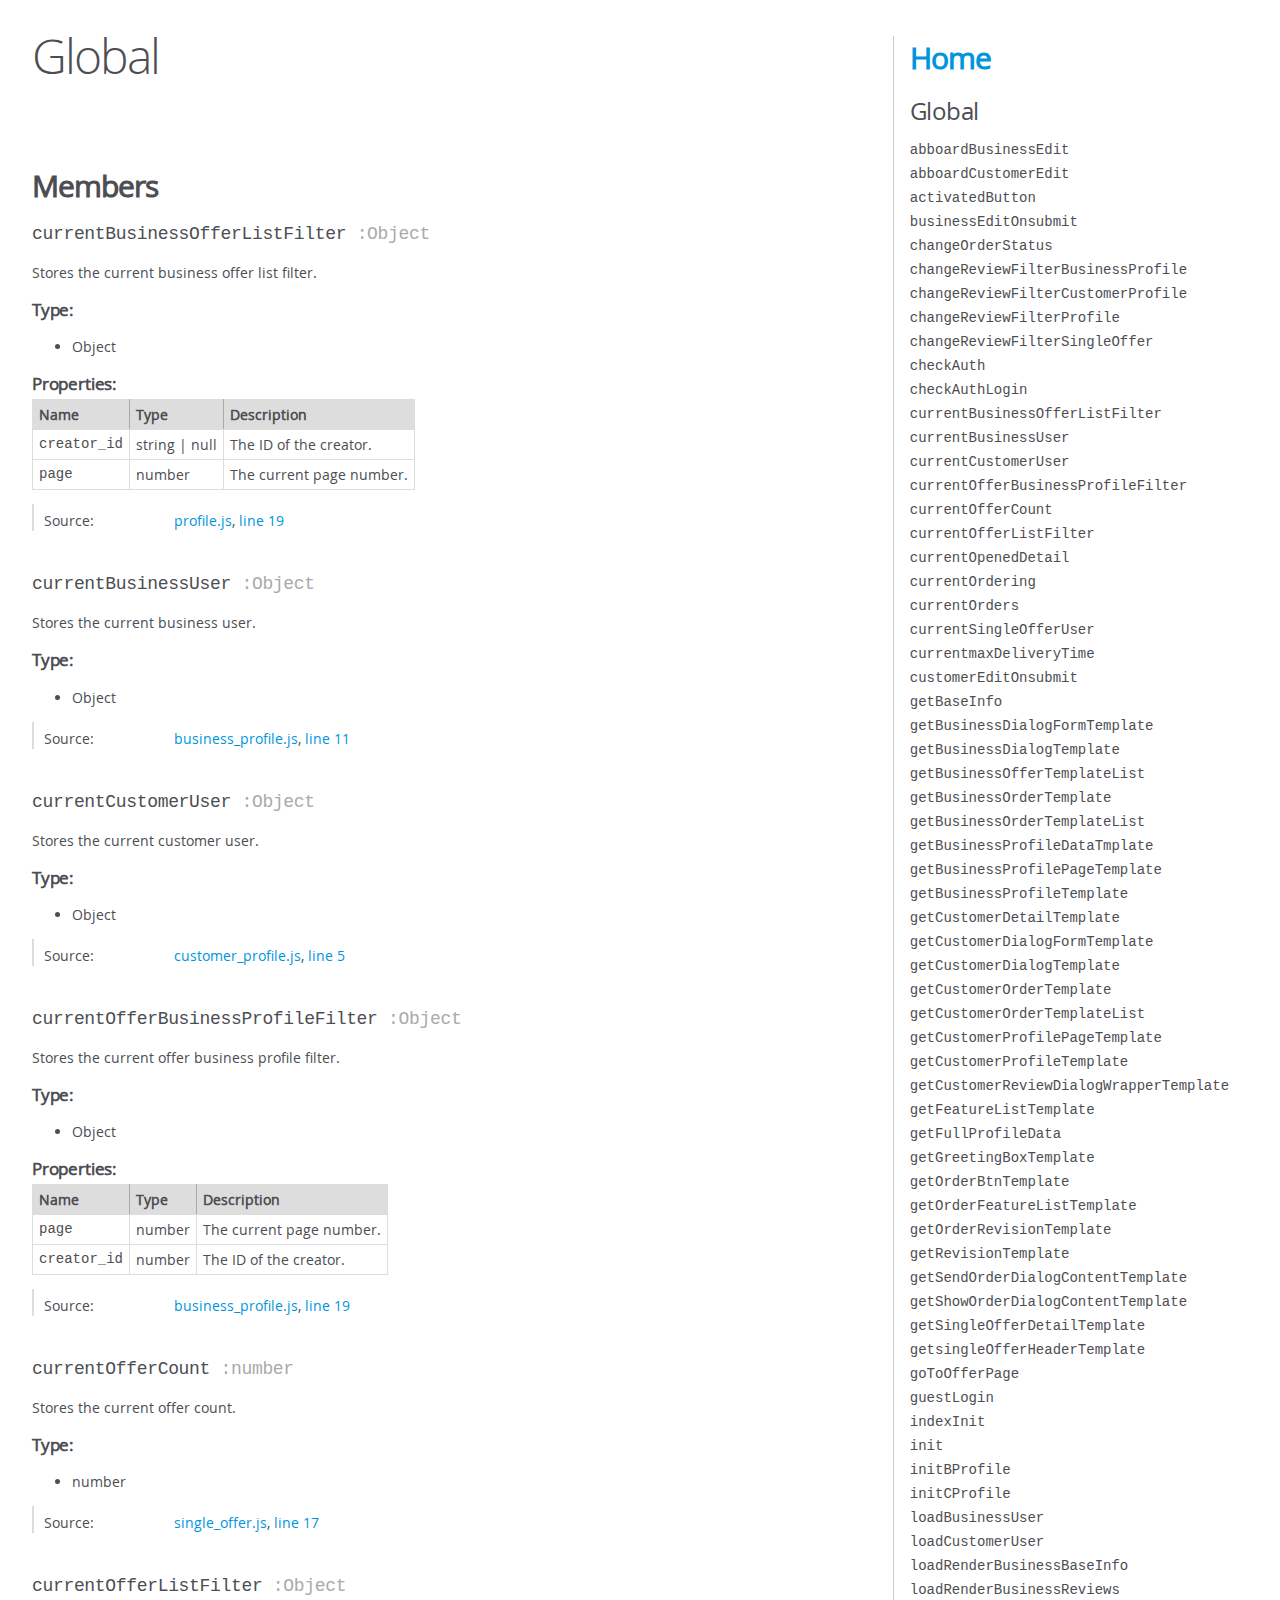
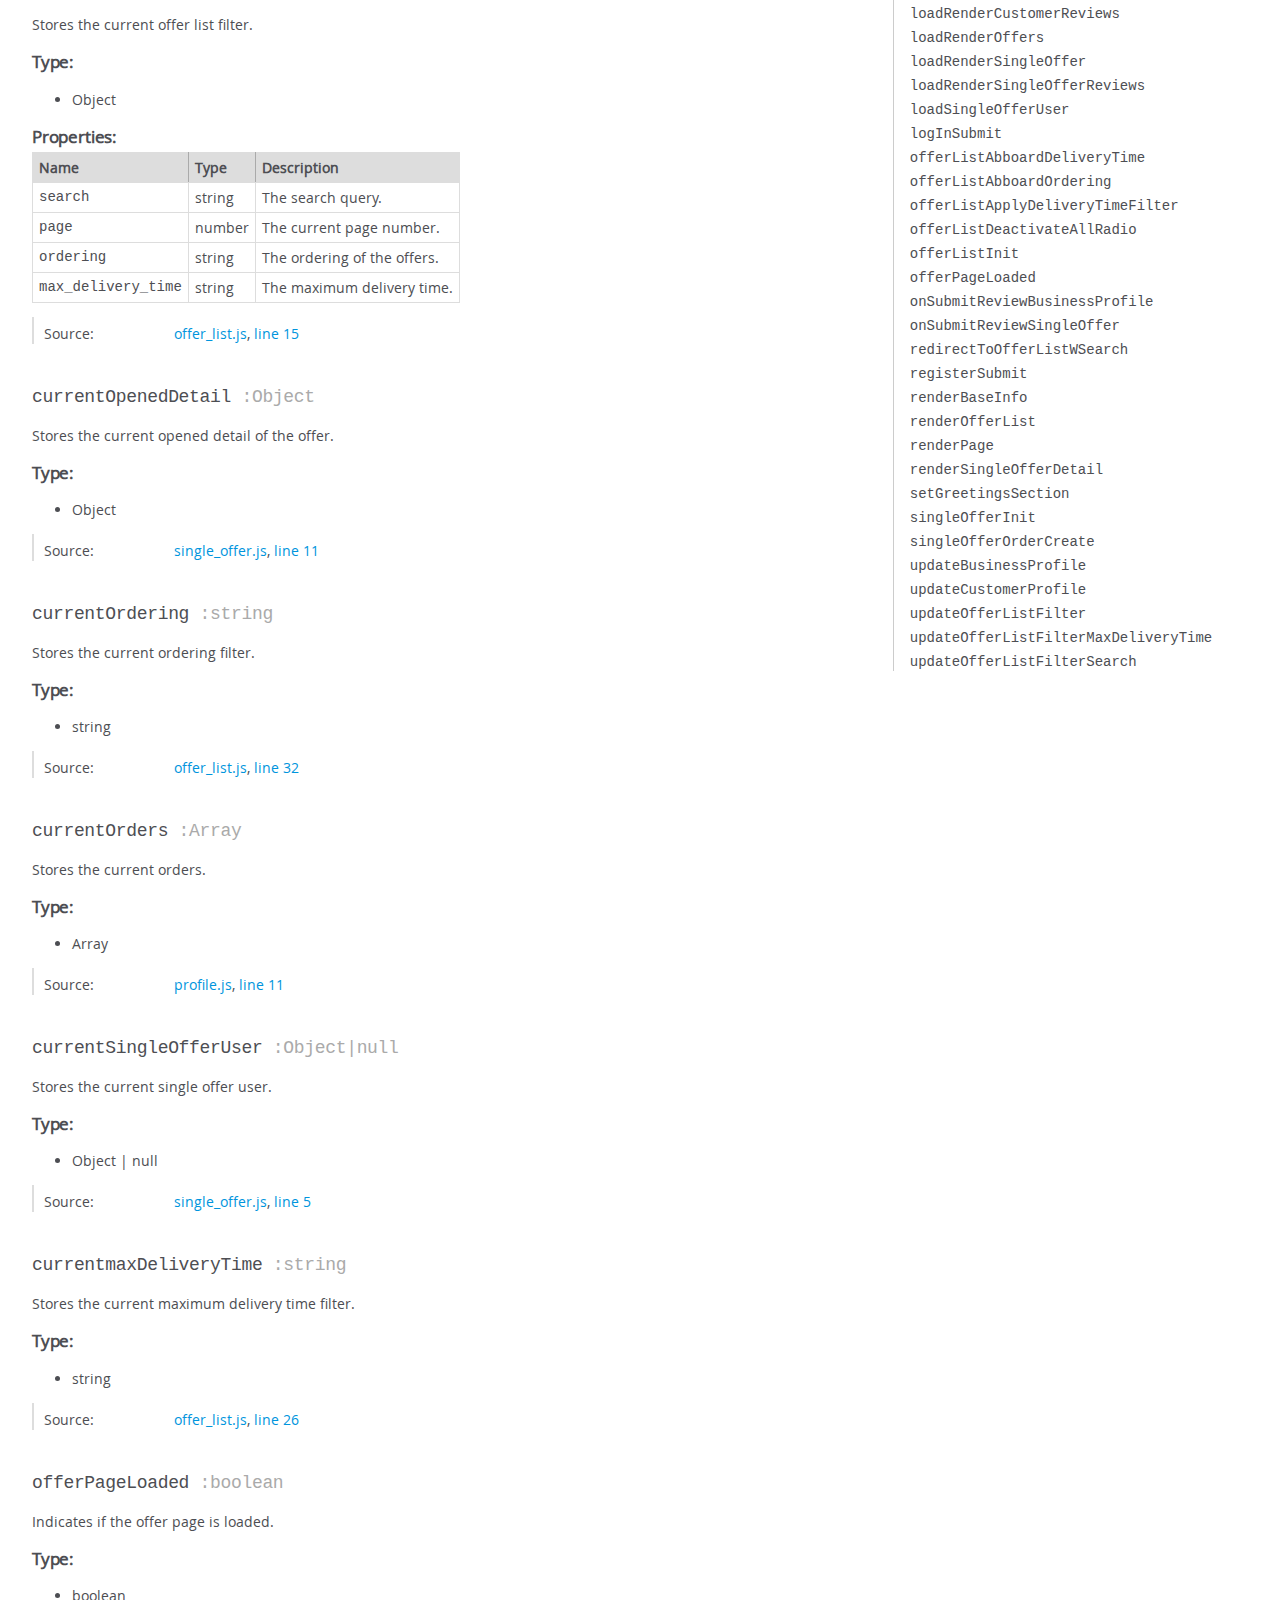
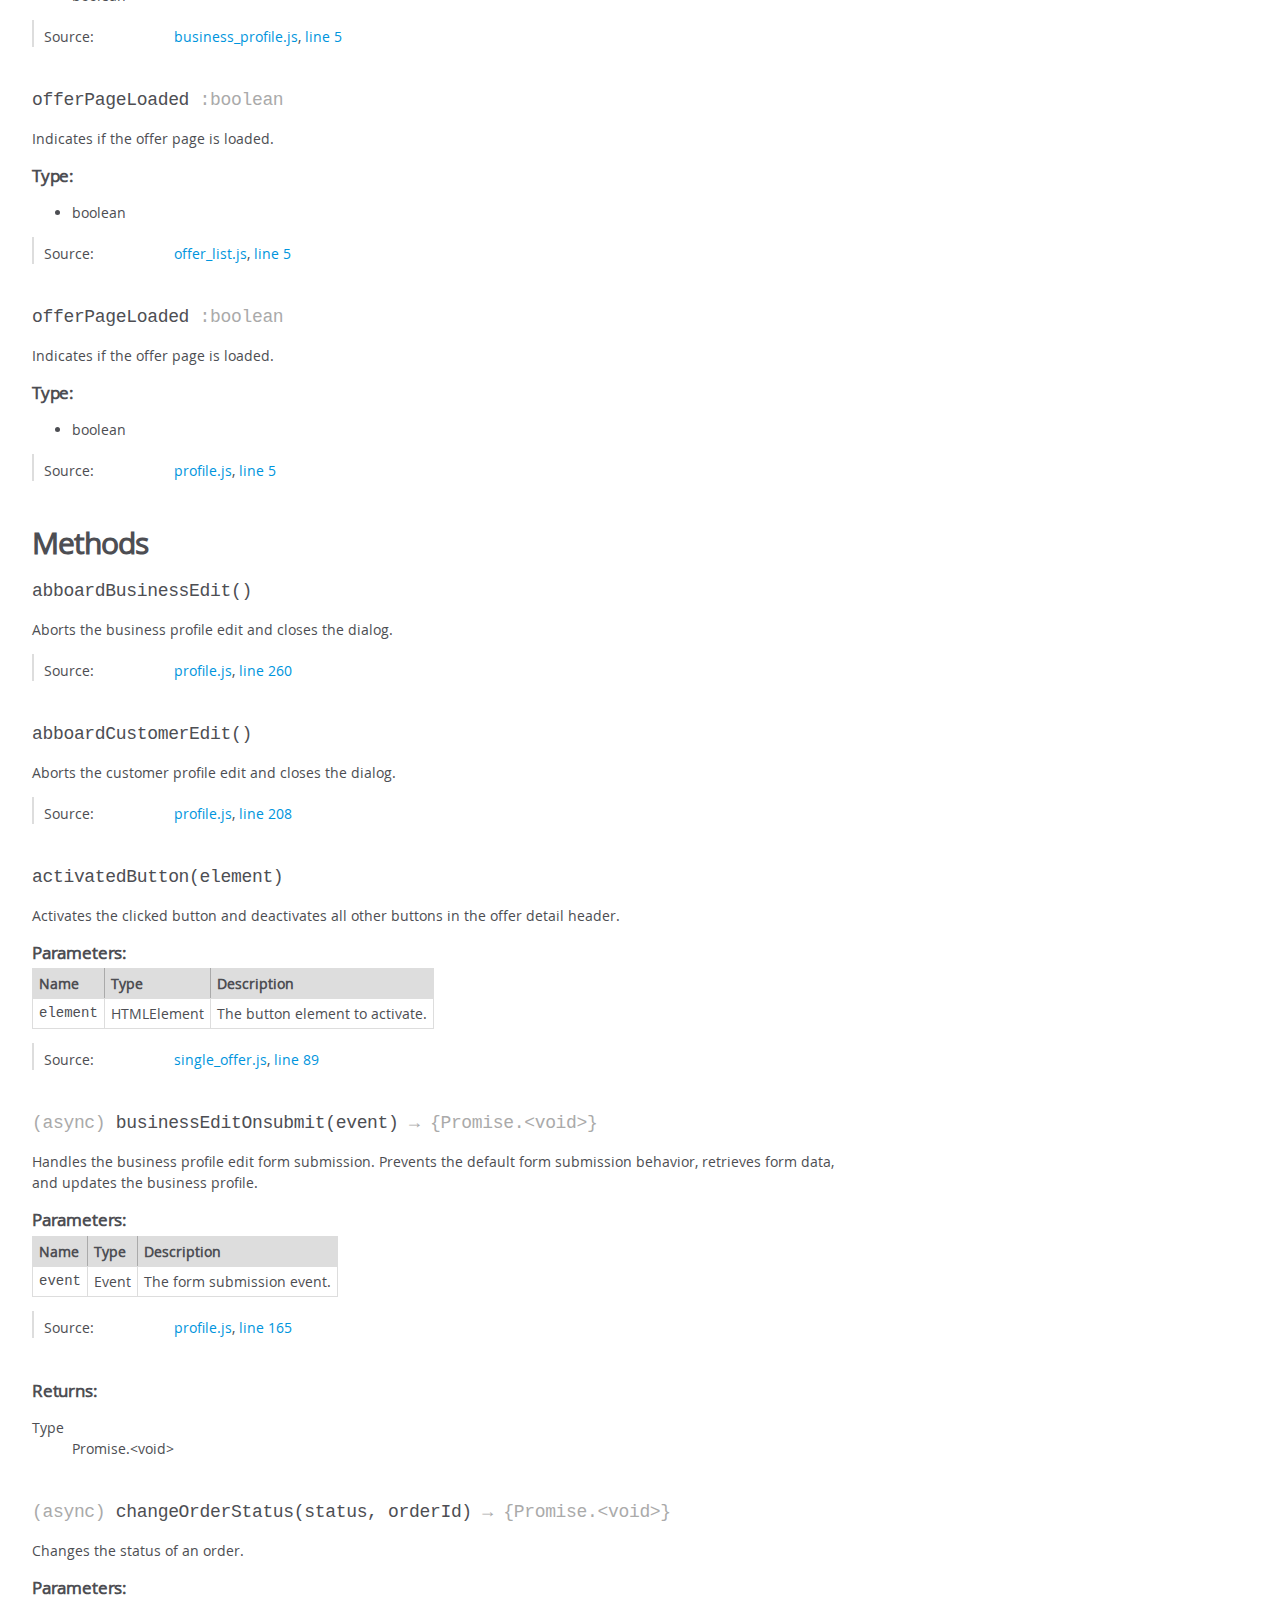
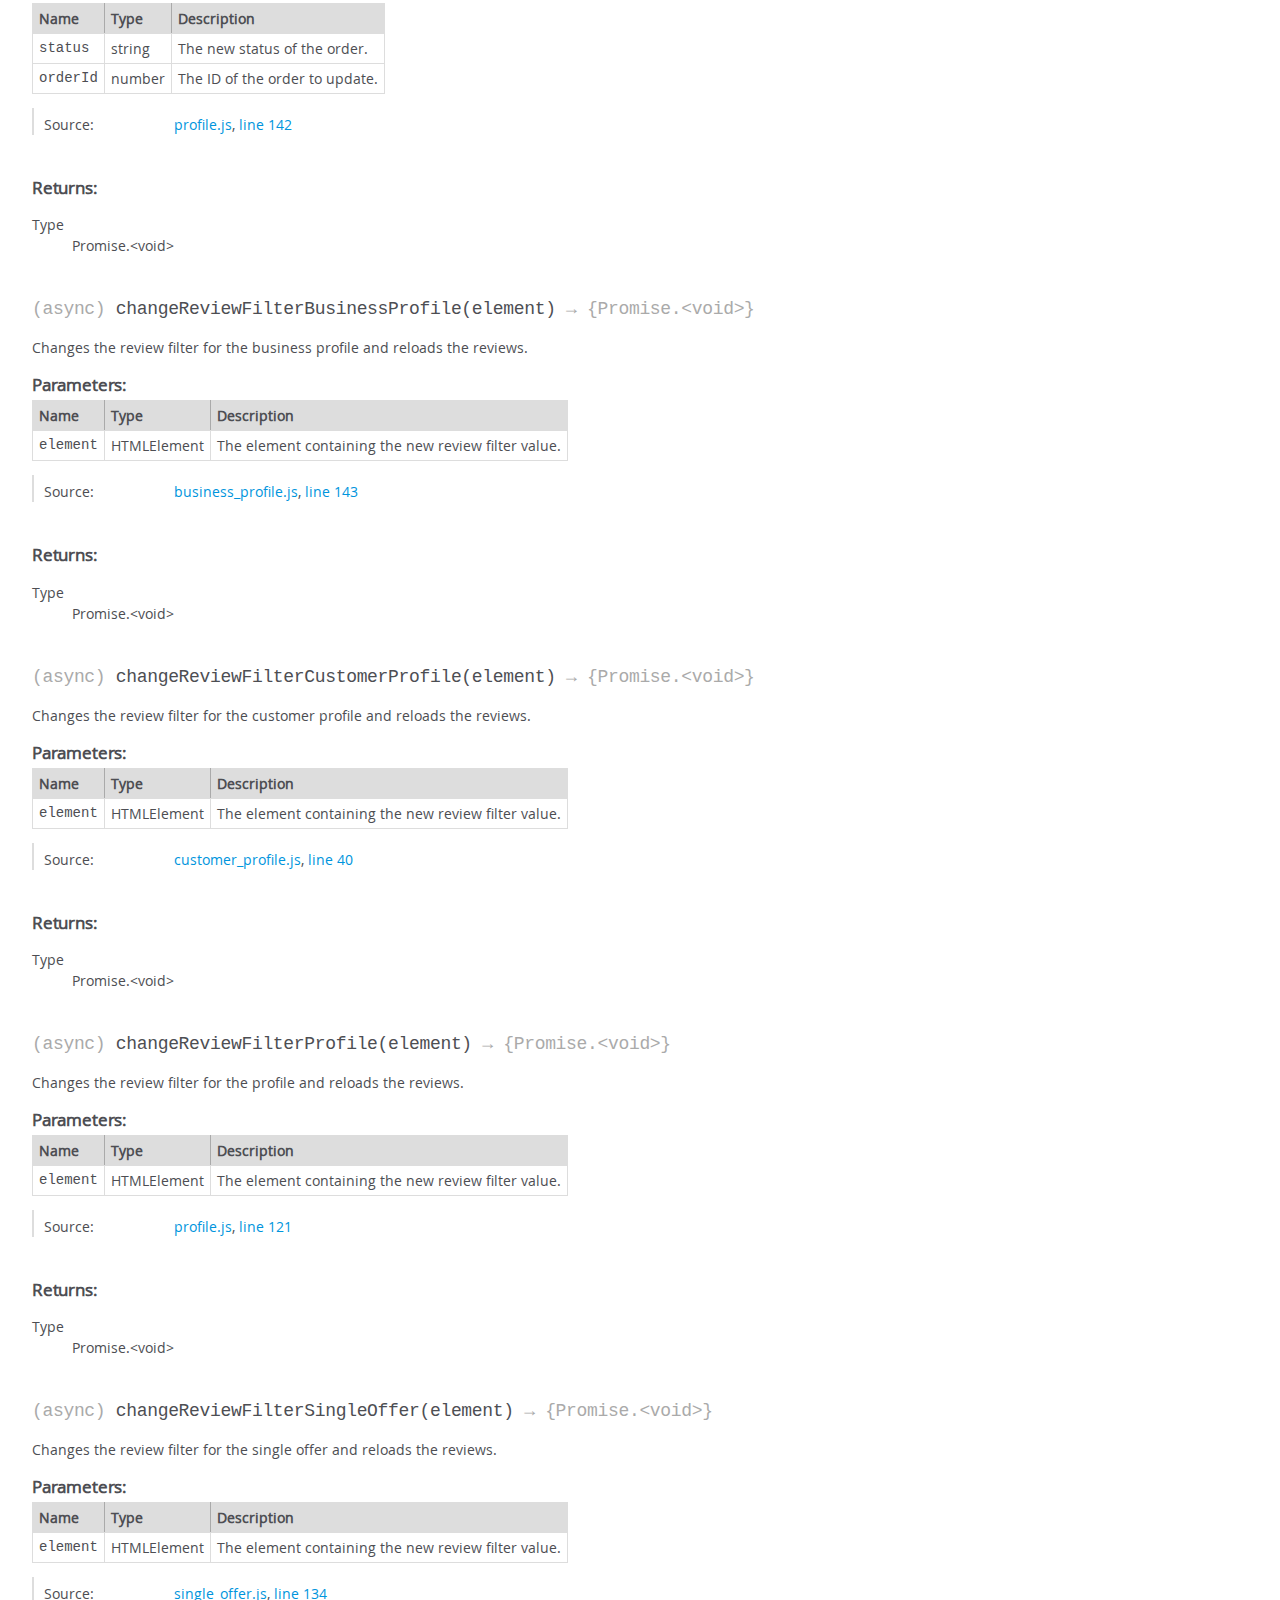
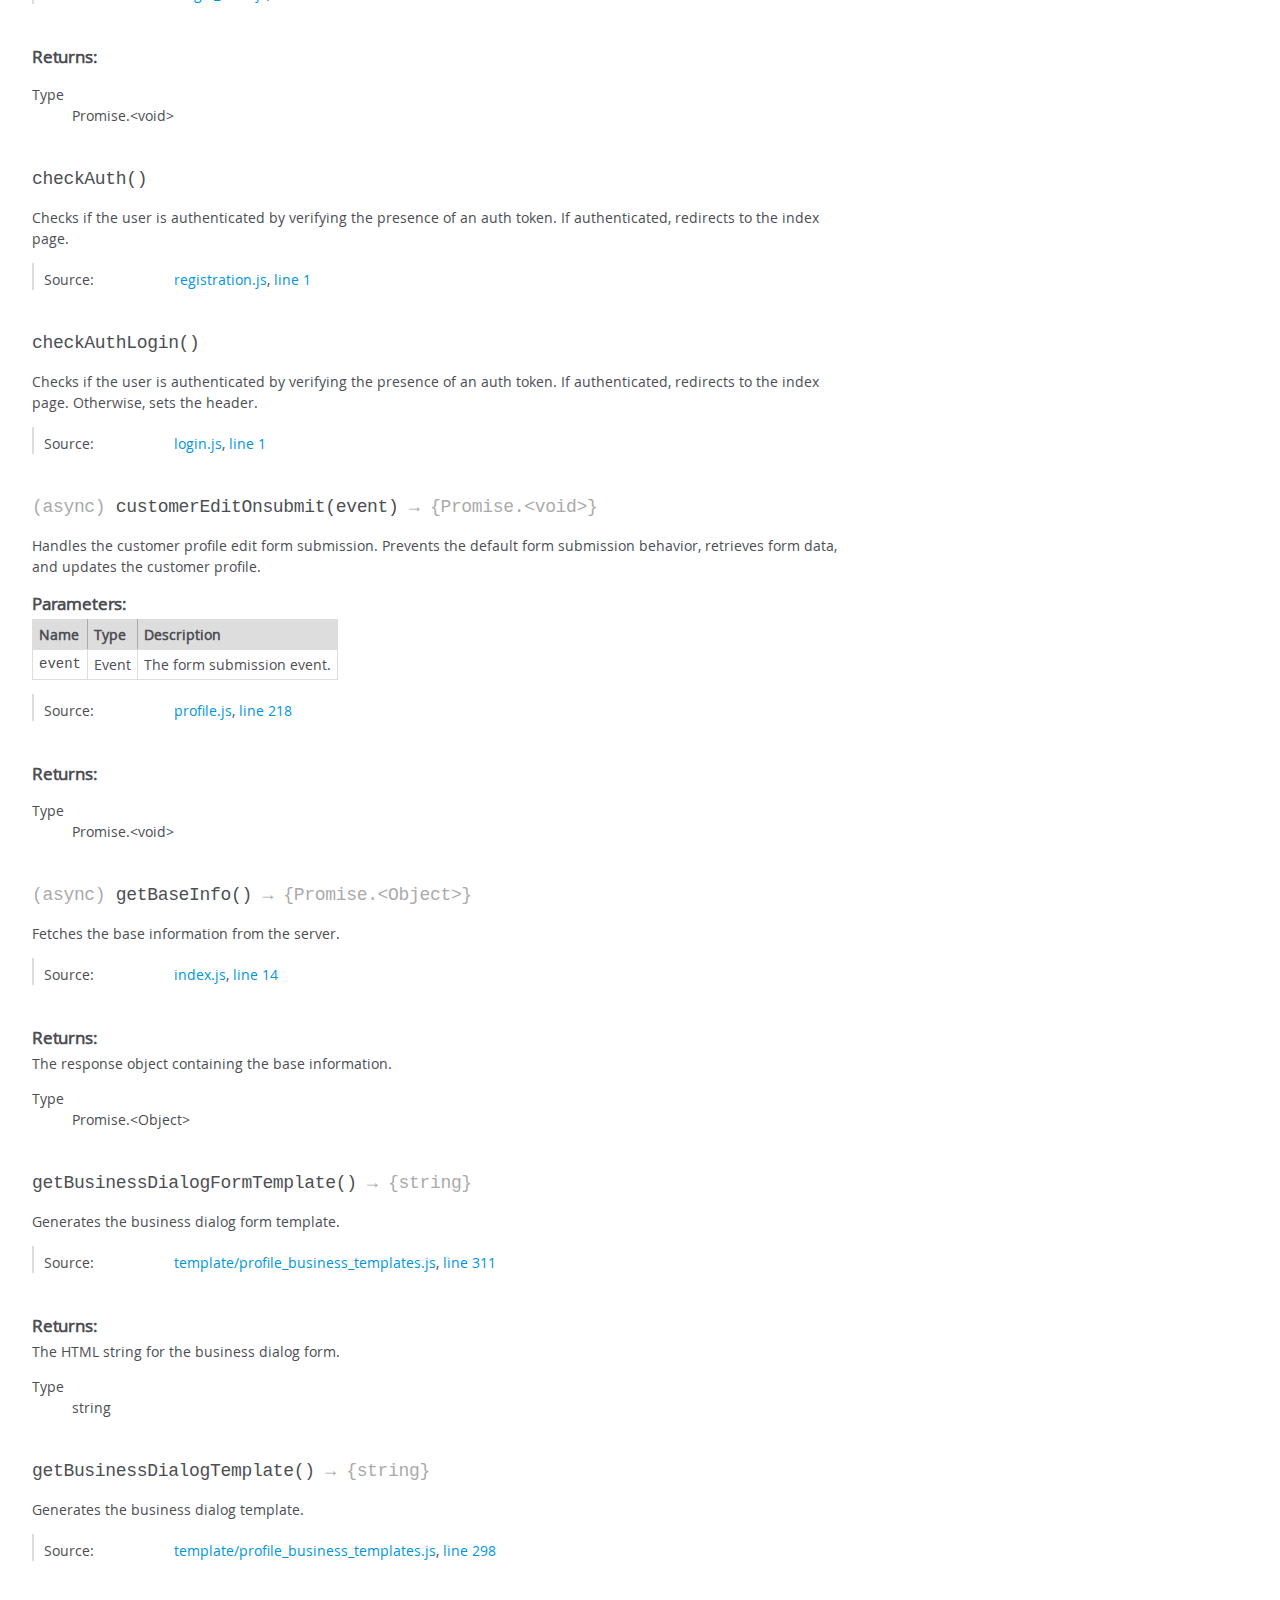
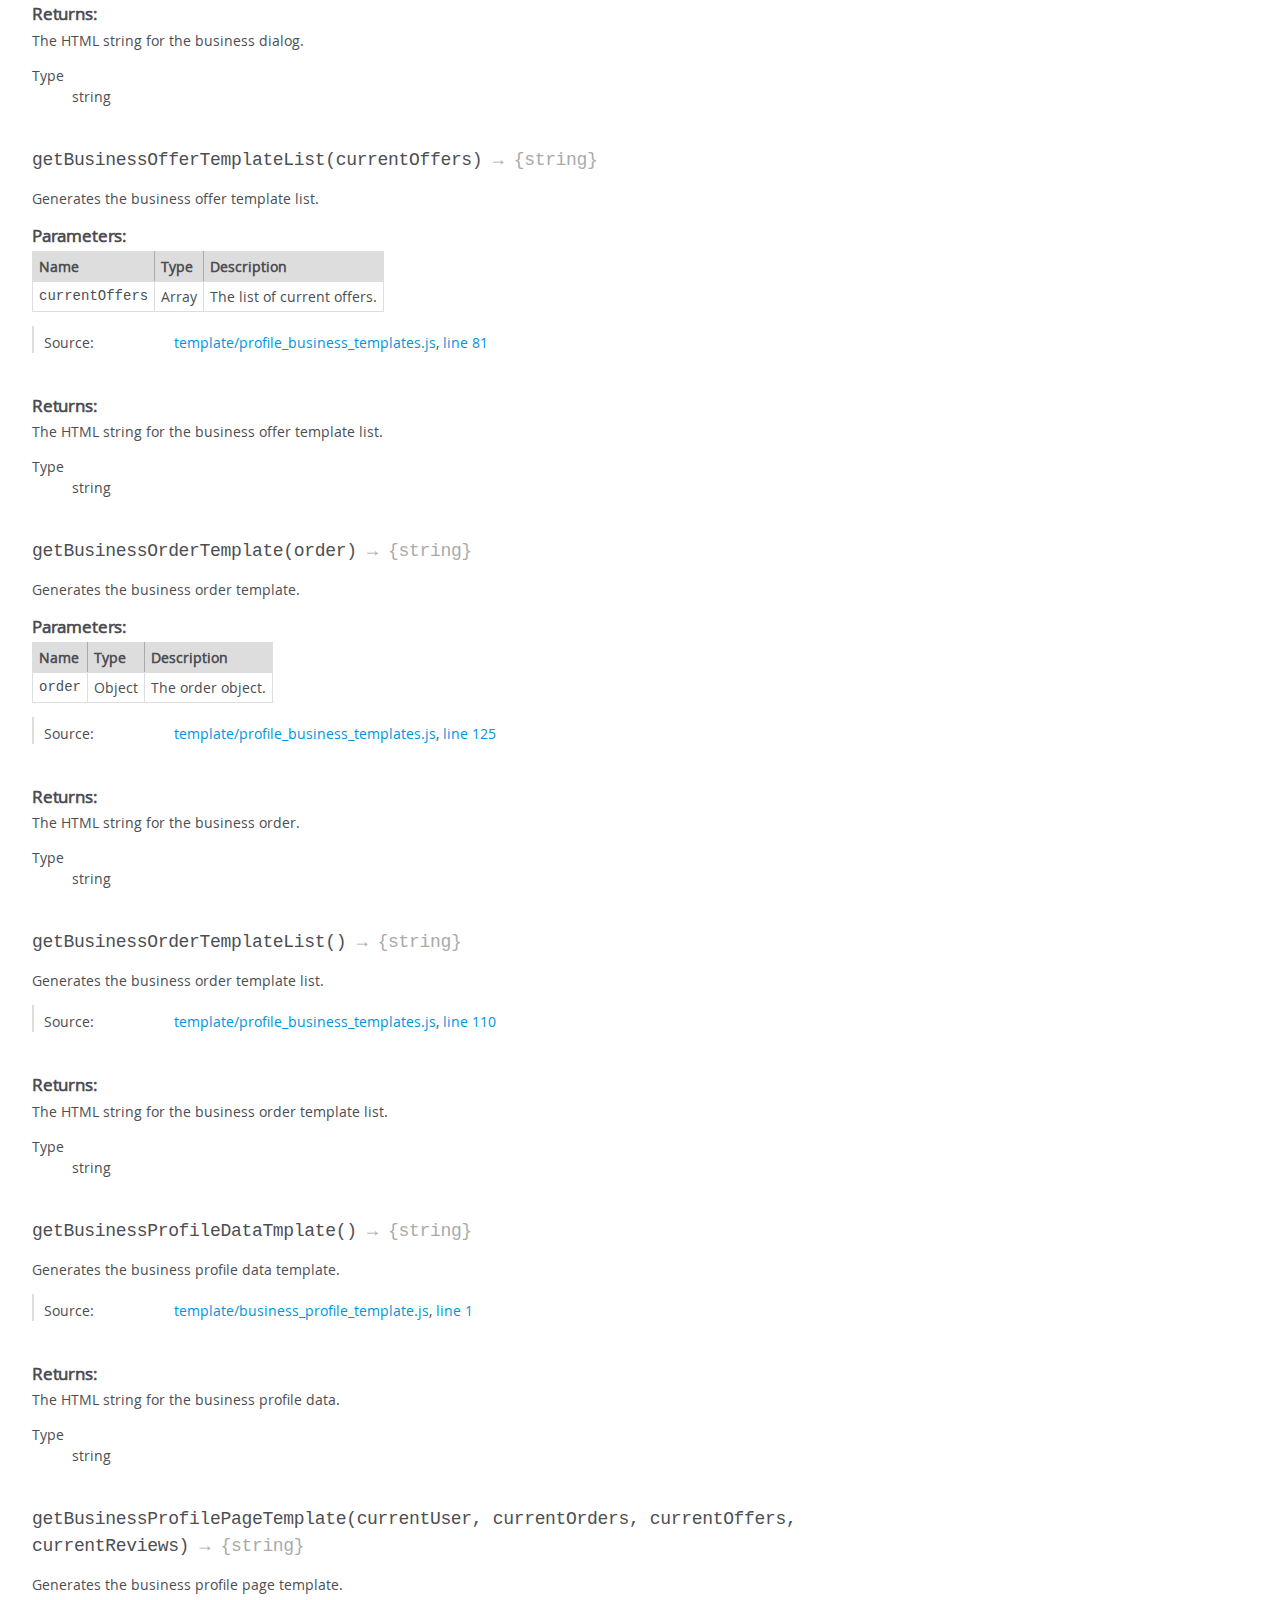
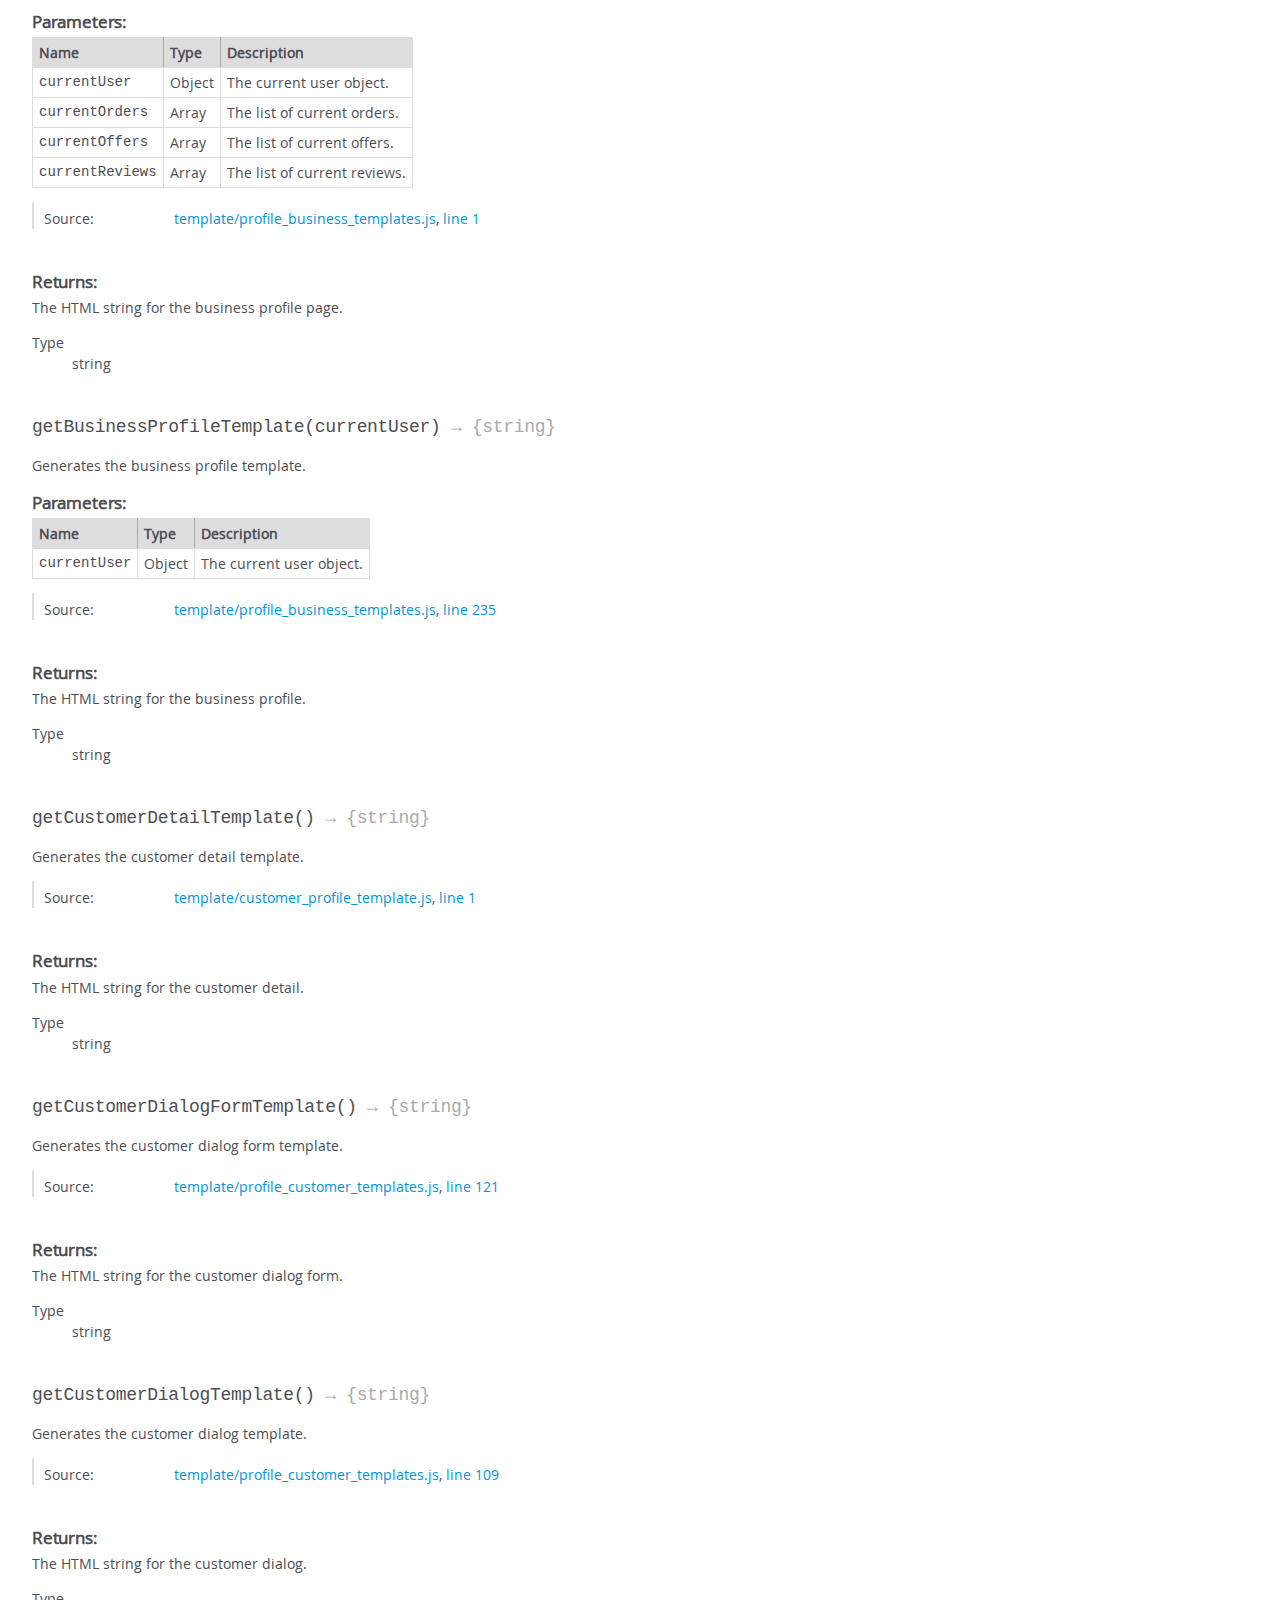
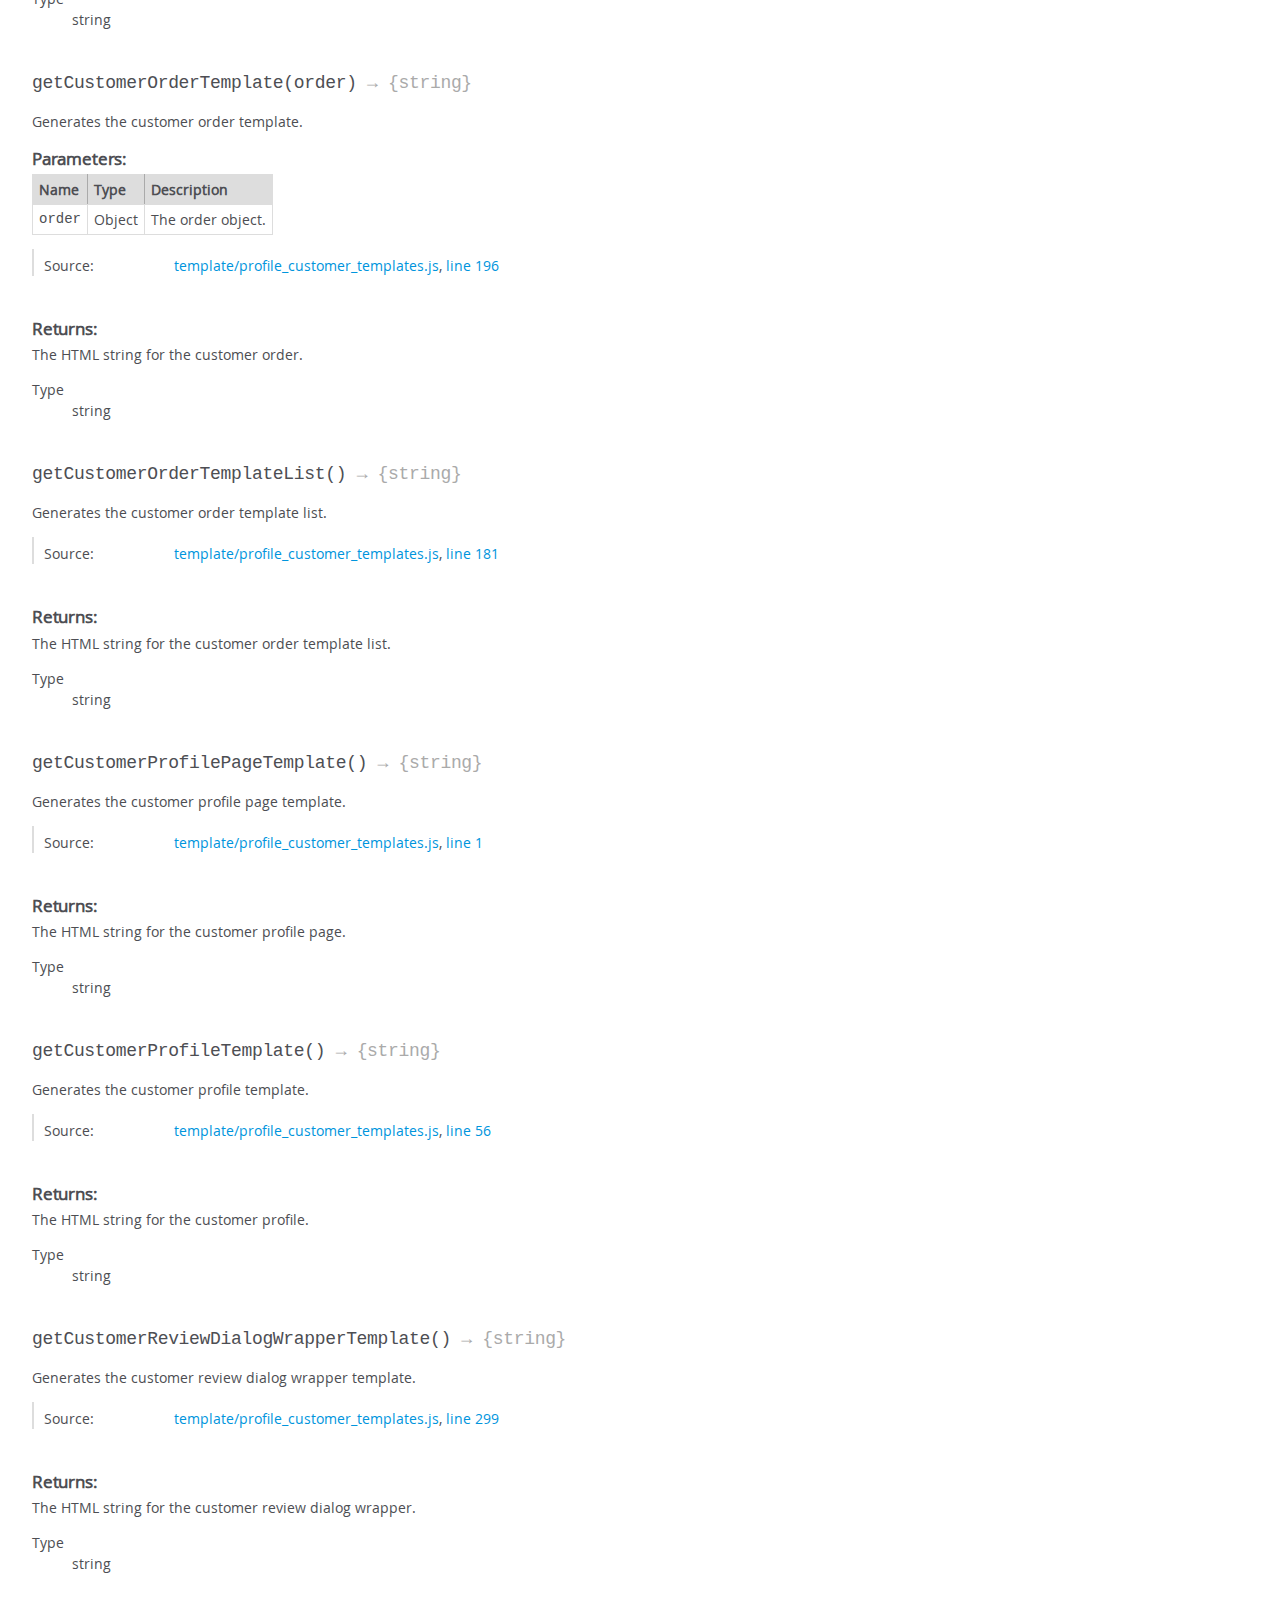
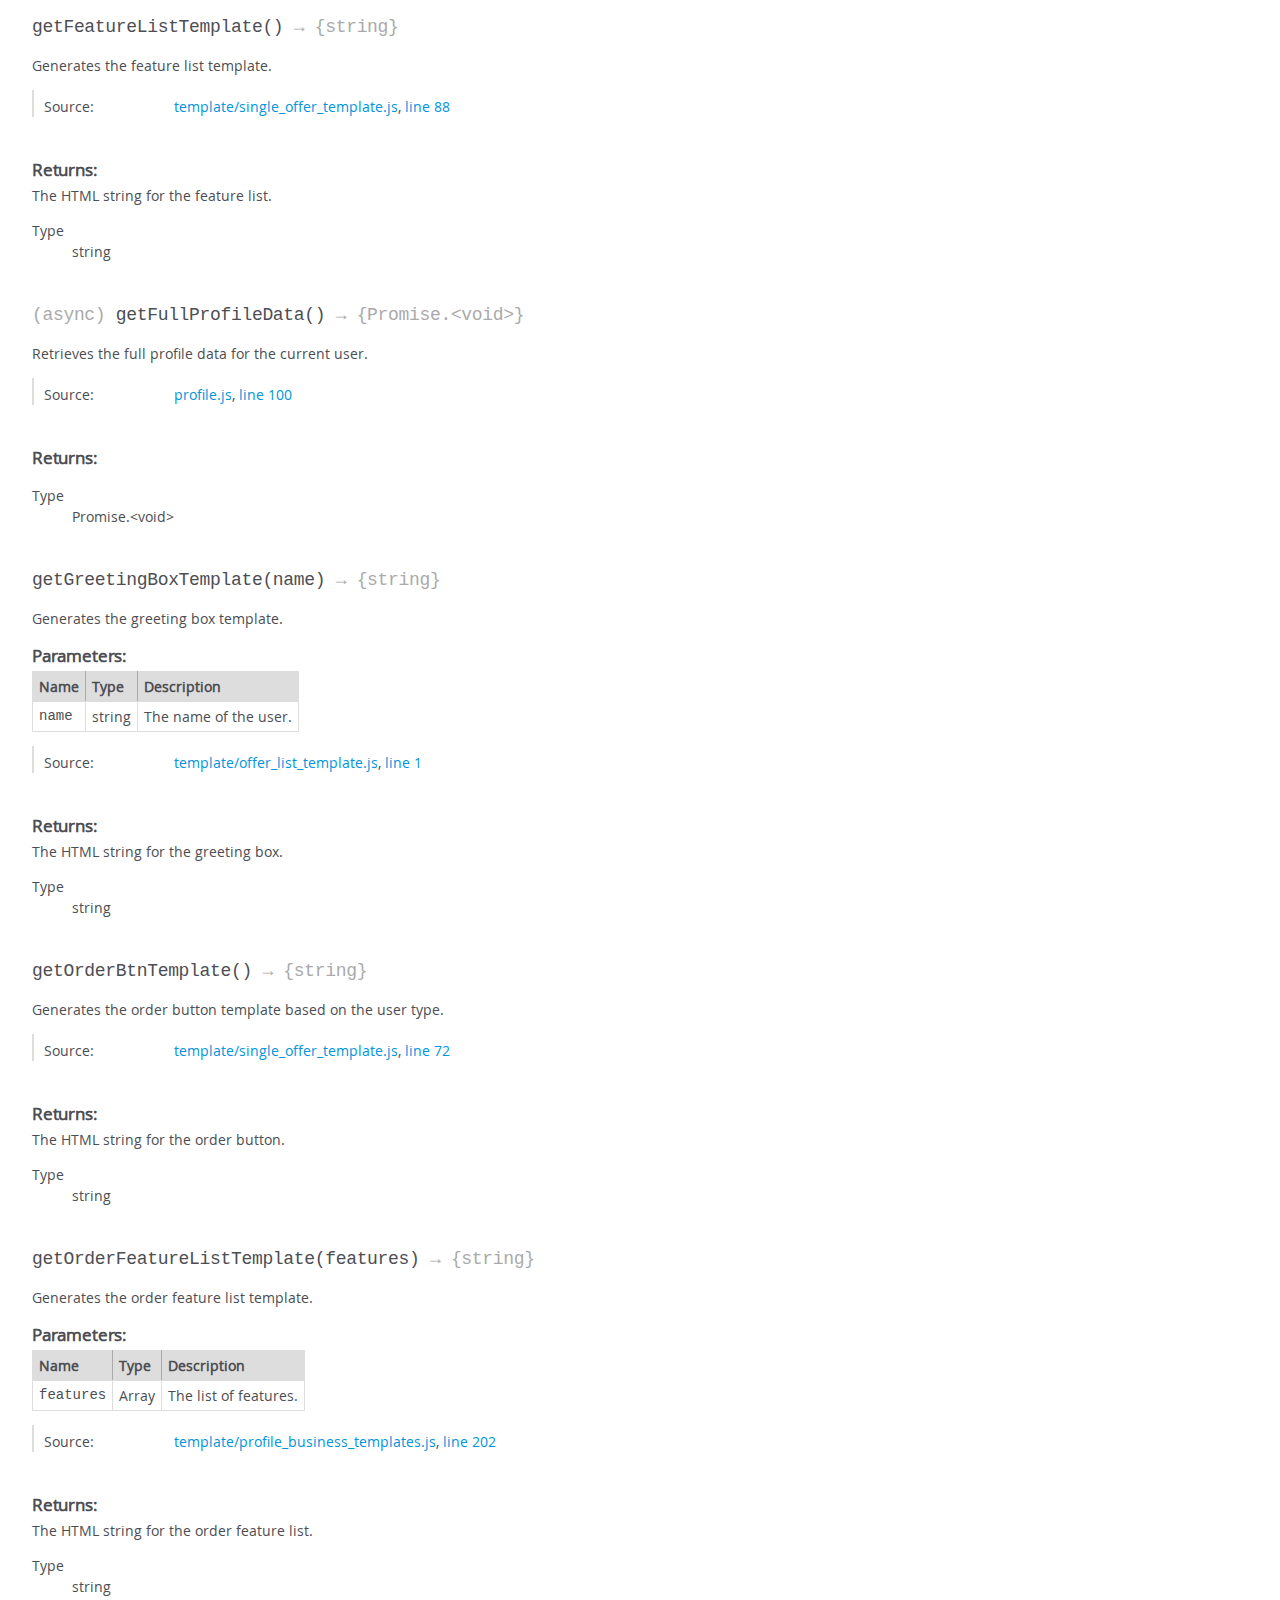
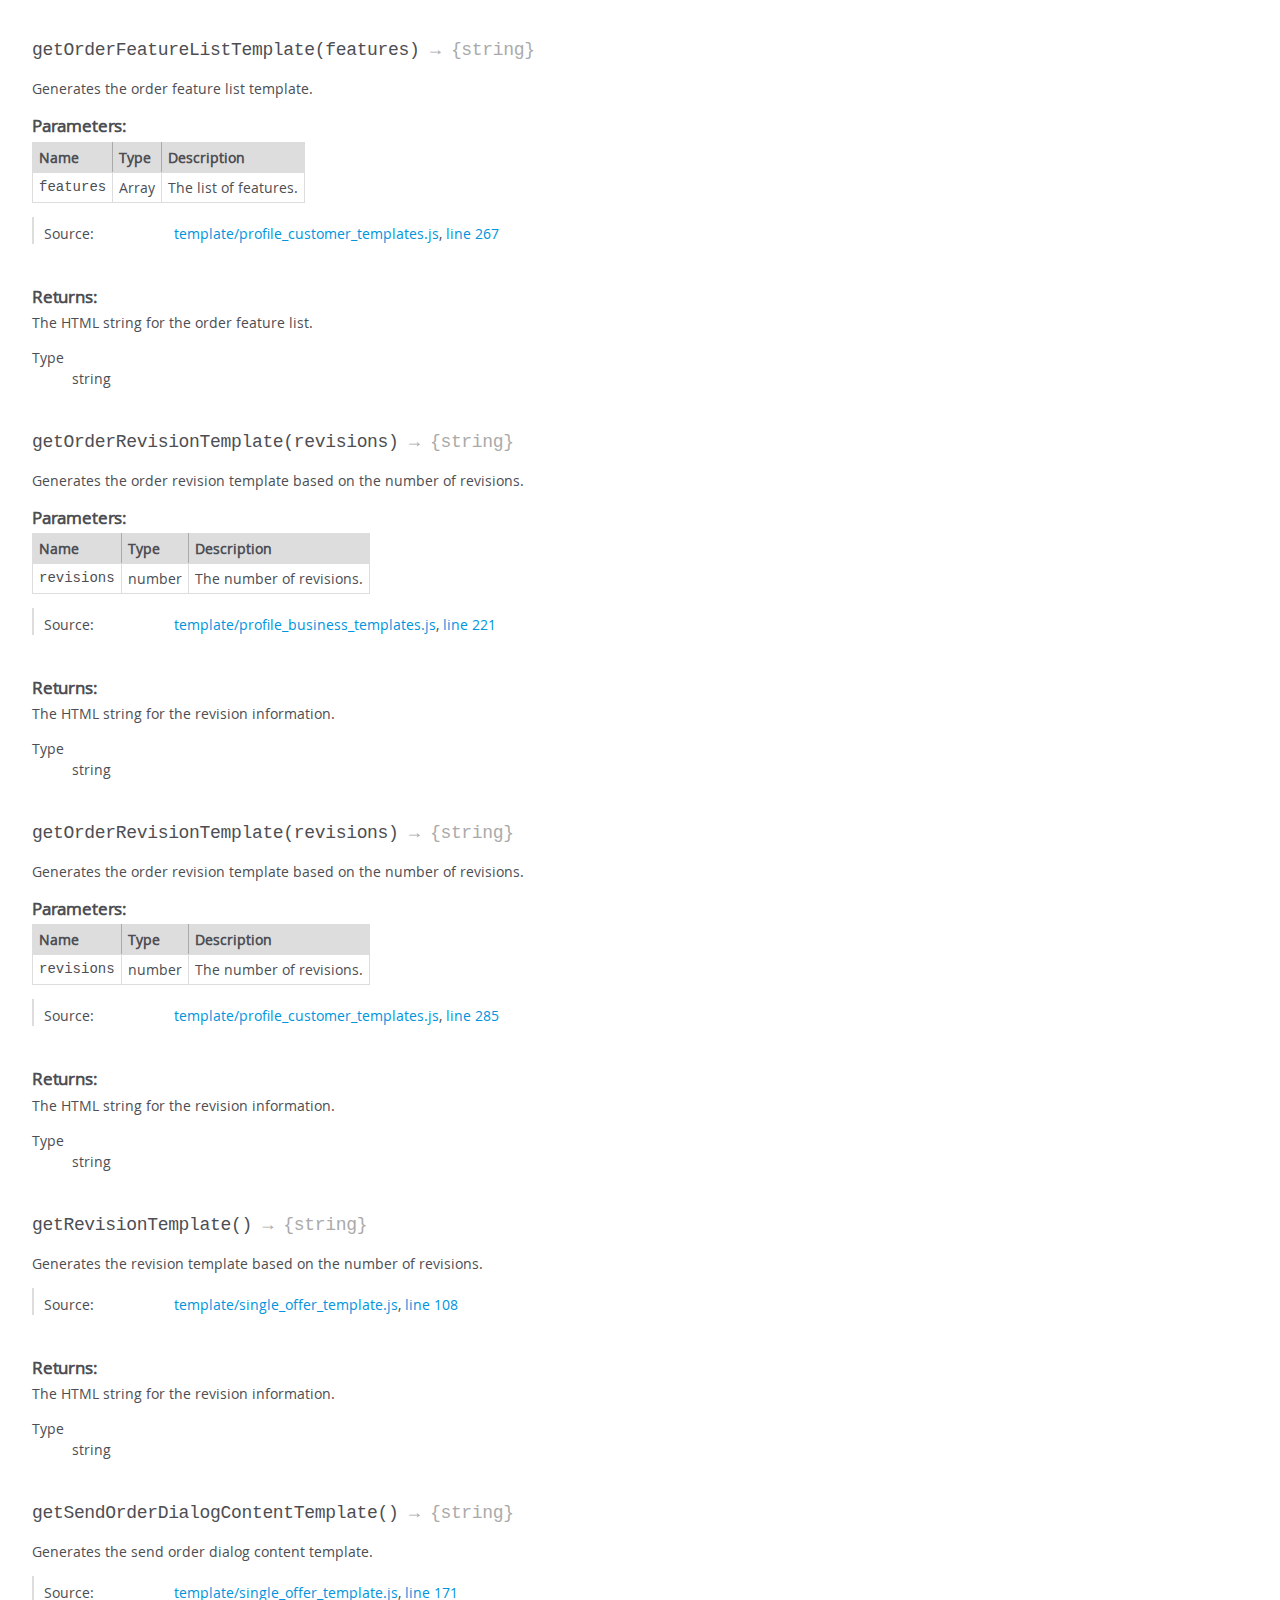
<file: scripts/docs/global.html>
<!DOCTYPE html>
<html lang="en">
<head>
    <meta charset="utf-8">
    <title>JSDoc: Global</title>

    <script src="scripts/prettify/prettify.js"> </script>
    <script src="scripts/prettify/lang-css.js"> </script>
    <!--[if lt IE 9]>
      <script src="//html5shiv.googlecode.com/svn/trunk/html5.js"></script>
    <![endif]-->
    <link type="text/css" rel="stylesheet" href="styles/prettify-tomorrow.css">
    <link type="text/css" rel="stylesheet" href="styles/jsdoc-default.css">
</head>

<body>

<div id="main">

    <h1 class="page-title">Global</h1>

    




<section>

<header>
    
        <h2></h2>
        
    
</header>

<article>
    <div class="container-overview">
    
        

        


<dl class="details">

    

    

    

    

    

    

    

    

    

    

    

    

    

    

    

    
</dl>


        
    
    </div>

    

    

    

    

    

    

    
        <h3 class="subsection-title">Members</h3>

        
            
<h4 class="name" id="currentBusinessOfferListFilter"><span class="type-signature"></span>currentBusinessOfferListFilter<span class="type-signature"> :Object</span></h4>




<div class="description">
    Stores the current business offer list filter.
</div>



    <h5>Type:</h5>
    <ul>
        <li>
            
<span class="param-type">Object</span>


        </li>
    </ul>





    <h5 class="subsection-title">Properties:</h5>

    

<table class="props">
    <thead>
    <tr>
        
        <th>Name</th>
        

        <th>Type</th>

        

        

        <th class="last">Description</th>
    </tr>
    </thead>

    <tbody>
    

        <tr>
            
                <td class="name"><code>creator_id</code></td>
            

            <td class="type">
            
                
<span class="param-type">string</span>
|

<span class="param-type">null</span>


            
            </td>

            

            

            <td class="description last">The ID of the creator.</td>
        </tr>

    

        <tr>
            
                <td class="name"><code>page</code></td>
            

            <td class="type">
            
                
<span class="param-type">number</span>


            
            </td>

            

            

            <td class="description last">The current page number.</td>
        </tr>

    
    </tbody>
</table>




<dl class="details">

    

    

    

    

    

    

    

    

    

    

    

    

    
    <dt class="tag-source">Source:</dt>
    <dd class="tag-source"><ul class="dummy"><li>
        <a href="profile.js.html">profile.js</a>, <a href="profile.js.html#line19">line 19</a>
    </li></ul></dd>
    

    

    

    
</dl>






        
            
<h4 class="name" id="currentBusinessUser"><span class="type-signature"></span>currentBusinessUser<span class="type-signature"> :Object</span></h4>




<div class="description">
    Stores the current business user.
</div>



    <h5>Type:</h5>
    <ul>
        <li>
            
<span class="param-type">Object</span>


        </li>
    </ul>





<dl class="details">

    

    

    

    

    

    

    

    

    

    

    

    

    
    <dt class="tag-source">Source:</dt>
    <dd class="tag-source"><ul class="dummy"><li>
        <a href="business_profile.js.html">business_profile.js</a>, <a href="business_profile.js.html#line11">line 11</a>
    </li></ul></dd>
    

    

    

    
</dl>






        
            
<h4 class="name" id="currentCustomerUser"><span class="type-signature"></span>currentCustomerUser<span class="type-signature"> :Object</span></h4>




<div class="description">
    Stores the current customer user.
</div>



    <h5>Type:</h5>
    <ul>
        <li>
            
<span class="param-type">Object</span>


        </li>
    </ul>





<dl class="details">

    

    

    

    

    

    

    

    

    

    

    

    

    
    <dt class="tag-source">Source:</dt>
    <dd class="tag-source"><ul class="dummy"><li>
        <a href="customer_profile.js.html">customer_profile.js</a>, <a href="customer_profile.js.html#line5">line 5</a>
    </li></ul></dd>
    

    

    

    
</dl>






        
            
<h4 class="name" id="currentOfferBusinessProfileFilter"><span class="type-signature"></span>currentOfferBusinessProfileFilter<span class="type-signature"> :Object</span></h4>




<div class="description">
    Stores the current offer business profile filter.
</div>



    <h5>Type:</h5>
    <ul>
        <li>
            
<span class="param-type">Object</span>


        </li>
    </ul>





    <h5 class="subsection-title">Properties:</h5>

    

<table class="props">
    <thead>
    <tr>
        
        <th>Name</th>
        

        <th>Type</th>

        

        

        <th class="last">Description</th>
    </tr>
    </thead>

    <tbody>
    

        <tr>
            
                <td class="name"><code>page</code></td>
            

            <td class="type">
            
                
<span class="param-type">number</span>


            
            </td>

            

            

            <td class="description last">The current page number.</td>
        </tr>

    

        <tr>
            
                <td class="name"><code>creator_id</code></td>
            

            <td class="type">
            
                
<span class="param-type">number</span>


            
            </td>

            

            

            <td class="description last">The ID of the creator.</td>
        </tr>

    
    </tbody>
</table>




<dl class="details">

    

    

    

    

    

    

    

    

    

    

    

    

    
    <dt class="tag-source">Source:</dt>
    <dd class="tag-source"><ul class="dummy"><li>
        <a href="business_profile.js.html">business_profile.js</a>, <a href="business_profile.js.html#line19">line 19</a>
    </li></ul></dd>
    

    

    

    
</dl>






        
            
<h4 class="name" id="currentOfferCount"><span class="type-signature"></span>currentOfferCount<span class="type-signature"> :number</span></h4>




<div class="description">
    Stores the current offer count.
</div>



    <h5>Type:</h5>
    <ul>
        <li>
            
<span class="param-type">number</span>


        </li>
    </ul>





<dl class="details">

    

    

    

    

    

    

    

    

    

    

    

    

    
    <dt class="tag-source">Source:</dt>
    <dd class="tag-source"><ul class="dummy"><li>
        <a href="single_offer.js.html">single_offer.js</a>, <a href="single_offer.js.html#line17">line 17</a>
    </li></ul></dd>
    

    

    

    
</dl>






        
            
<h4 class="name" id="currentOfferListFilter"><span class="type-signature"></span>currentOfferListFilter<span class="type-signature"> :Object</span></h4>




<div class="description">
    Stores the current offer list filter.
</div>



    <h5>Type:</h5>
    <ul>
        <li>
            
<span class="param-type">Object</span>


        </li>
    </ul>





    <h5 class="subsection-title">Properties:</h5>

    

<table class="props">
    <thead>
    <tr>
        
        <th>Name</th>
        

        <th>Type</th>

        

        

        <th class="last">Description</th>
    </tr>
    </thead>

    <tbody>
    

        <tr>
            
                <td class="name"><code>search</code></td>
            

            <td class="type">
            
                
<span class="param-type">string</span>


            
            </td>

            

            

            <td class="description last">The search query.</td>
        </tr>

    

        <tr>
            
                <td class="name"><code>page</code></td>
            

            <td class="type">
            
                
<span class="param-type">number</span>


            
            </td>

            

            

            <td class="description last">The current page number.</td>
        </tr>

    

        <tr>
            
                <td class="name"><code>ordering</code></td>
            

            <td class="type">
            
                
<span class="param-type">string</span>


            
            </td>

            

            

            <td class="description last">The ordering of the offers.</td>
        </tr>

    

        <tr>
            
                <td class="name"><code>max_delivery_time</code></td>
            

            <td class="type">
            
                
<span class="param-type">string</span>


            
            </td>

            

            

            <td class="description last">The maximum delivery time.</td>
        </tr>

    
    </tbody>
</table>




<dl class="details">

    

    

    

    

    

    

    

    

    

    

    

    

    
    <dt class="tag-source">Source:</dt>
    <dd class="tag-source"><ul class="dummy"><li>
        <a href="offer_list.js.html">offer_list.js</a>, <a href="offer_list.js.html#line15">line 15</a>
    </li></ul></dd>
    

    

    

    
</dl>






        
            
<h4 class="name" id="currentOpenedDetail"><span class="type-signature"></span>currentOpenedDetail<span class="type-signature"> :Object</span></h4>




<div class="description">
    Stores the current opened detail of the offer.
</div>



    <h5>Type:</h5>
    <ul>
        <li>
            
<span class="param-type">Object</span>


        </li>
    </ul>





<dl class="details">

    

    

    

    

    

    

    

    

    

    

    

    

    
    <dt class="tag-source">Source:</dt>
    <dd class="tag-source"><ul class="dummy"><li>
        <a href="single_offer.js.html">single_offer.js</a>, <a href="single_offer.js.html#line11">line 11</a>
    </li></ul></dd>
    

    

    

    
</dl>






        
            
<h4 class="name" id="currentOrdering"><span class="type-signature"></span>currentOrdering<span class="type-signature"> :string</span></h4>




<div class="description">
    Stores the current ordering filter.
</div>



    <h5>Type:</h5>
    <ul>
        <li>
            
<span class="param-type">string</span>


        </li>
    </ul>





<dl class="details">

    

    

    

    

    

    

    

    

    

    

    

    

    
    <dt class="tag-source">Source:</dt>
    <dd class="tag-source"><ul class="dummy"><li>
        <a href="offer_list.js.html">offer_list.js</a>, <a href="offer_list.js.html#line32">line 32</a>
    </li></ul></dd>
    

    

    

    
</dl>






        
            
<h4 class="name" id="currentOrders"><span class="type-signature"></span>currentOrders<span class="type-signature"> :Array</span></h4>




<div class="description">
    Stores the current orders.
</div>



    <h5>Type:</h5>
    <ul>
        <li>
            
<span class="param-type">Array</span>


        </li>
    </ul>





<dl class="details">

    

    

    

    

    

    

    

    

    

    

    

    

    
    <dt class="tag-source">Source:</dt>
    <dd class="tag-source"><ul class="dummy"><li>
        <a href="profile.js.html">profile.js</a>, <a href="profile.js.html#line11">line 11</a>
    </li></ul></dd>
    

    

    

    
</dl>






        
            
<h4 class="name" id="currentSingleOfferUser"><span class="type-signature"></span>currentSingleOfferUser<span class="type-signature"> :Object|null</span></h4>




<div class="description">
    Stores the current single offer user.
</div>



    <h5>Type:</h5>
    <ul>
        <li>
            
<span class="param-type">Object</span>
|

<span class="param-type">null</span>


        </li>
    </ul>





<dl class="details">

    

    

    

    

    

    

    

    

    

    

    

    

    
    <dt class="tag-source">Source:</dt>
    <dd class="tag-source"><ul class="dummy"><li>
        <a href="single_offer.js.html">single_offer.js</a>, <a href="single_offer.js.html#line5">line 5</a>
    </li></ul></dd>
    

    

    

    
</dl>






        
            
<h4 class="name" id="currentmaxDeliveryTime"><span class="type-signature"></span>currentmaxDeliveryTime<span class="type-signature"> :string</span></h4>




<div class="description">
    Stores the current maximum delivery time filter.
</div>



    <h5>Type:</h5>
    <ul>
        <li>
            
<span class="param-type">string</span>


        </li>
    </ul>





<dl class="details">

    

    

    

    

    

    

    

    

    

    

    

    

    
    <dt class="tag-source">Source:</dt>
    <dd class="tag-source"><ul class="dummy"><li>
        <a href="offer_list.js.html">offer_list.js</a>, <a href="offer_list.js.html#line26">line 26</a>
    </li></ul></dd>
    

    

    

    
</dl>






        
            
<h4 class="name" id="offerPageLoaded"><span class="type-signature"></span>offerPageLoaded<span class="type-signature"> :boolean</span></h4>




<div class="description">
    Indicates if the offer page is loaded.
</div>



    <h5>Type:</h5>
    <ul>
        <li>
            
<span class="param-type">boolean</span>


        </li>
    </ul>





<dl class="details">

    

    

    

    

    

    

    

    

    

    

    

    

    
    <dt class="tag-source">Source:</dt>
    <dd class="tag-source"><ul class="dummy"><li>
        <a href="business_profile.js.html">business_profile.js</a>, <a href="business_profile.js.html#line5">line 5</a>
    </li></ul></dd>
    

    

    

    
</dl>






        
            
<h4 class="name" id="offerPageLoaded"><span class="type-signature"></span>offerPageLoaded<span class="type-signature"> :boolean</span></h4>




<div class="description">
    Indicates if the offer page is loaded.
</div>



    <h5>Type:</h5>
    <ul>
        <li>
            
<span class="param-type">boolean</span>


        </li>
    </ul>





<dl class="details">

    

    

    

    

    

    

    

    

    

    

    

    

    
    <dt class="tag-source">Source:</dt>
    <dd class="tag-source"><ul class="dummy"><li>
        <a href="offer_list.js.html">offer_list.js</a>, <a href="offer_list.js.html#line5">line 5</a>
    </li></ul></dd>
    

    

    

    
</dl>






        
            
<h4 class="name" id="offerPageLoaded"><span class="type-signature"></span>offerPageLoaded<span class="type-signature"> :boolean</span></h4>




<div class="description">
    Indicates if the offer page is loaded.
</div>



    <h5>Type:</h5>
    <ul>
        <li>
            
<span class="param-type">boolean</span>


        </li>
    </ul>





<dl class="details">

    

    

    

    

    

    

    

    

    

    

    

    

    
    <dt class="tag-source">Source:</dt>
    <dd class="tag-source"><ul class="dummy"><li>
        <a href="profile.js.html">profile.js</a>, <a href="profile.js.html#line5">line 5</a>
    </li></ul></dd>
    

    

    

    
</dl>






        
    

    
        <h3 class="subsection-title">Methods</h3>

        
            

    

    
    <h4 class="name" id="abboardBusinessEdit"><span class="type-signature"></span>abboardBusinessEdit<span class="signature">()</span><span class="type-signature"></span></h4>
    

    



<div class="description">
    Aborts the business profile edit and closes the dialog.
</div>













<dl class="details">

    

    

    

    

    

    

    

    

    

    

    

    

    
    <dt class="tag-source">Source:</dt>
    <dd class="tag-source"><ul class="dummy"><li>
        <a href="profile.js.html">profile.js</a>, <a href="profile.js.html#line260">line 260</a>
    </li></ul></dd>
    

    

    

    
</dl>




















        
            

    

    
    <h4 class="name" id="abboardCustomerEdit"><span class="type-signature"></span>abboardCustomerEdit<span class="signature">()</span><span class="type-signature"></span></h4>
    

    



<div class="description">
    Aborts the customer profile edit and closes the dialog.
</div>













<dl class="details">

    

    

    

    

    

    

    

    

    

    

    

    

    
    <dt class="tag-source">Source:</dt>
    <dd class="tag-source"><ul class="dummy"><li>
        <a href="profile.js.html">profile.js</a>, <a href="profile.js.html#line208">line 208</a>
    </li></ul></dd>
    

    

    

    
</dl>




















        
            

    

    
    <h4 class="name" id="activatedButton"><span class="type-signature"></span>activatedButton<span class="signature">(element)</span><span class="type-signature"></span></h4>
    

    



<div class="description">
    Activates the clicked button and deactivates all other buttons in the offer detail header.
</div>









    <h5>Parameters:</h5>
    

<table class="params">
    <thead>
    <tr>
        
        <th>Name</th>
        

        <th>Type</th>

        

        

        <th class="last">Description</th>
    </tr>
    </thead>

    <tbody>
    

        <tr>
            
                <td class="name"><code>element</code></td>
            

            <td class="type">
            
                
<span class="param-type">HTMLElement</span>


            
            </td>

            

            

            <td class="description last">The button element to activate.</td>
        </tr>

    
    </tbody>
</table>






<dl class="details">

    

    

    

    

    

    

    

    

    

    

    

    

    
    <dt class="tag-source">Source:</dt>
    <dd class="tag-source"><ul class="dummy"><li>
        <a href="single_offer.js.html">single_offer.js</a>, <a href="single_offer.js.html#line89">line 89</a>
    </li></ul></dd>
    

    

    

    
</dl>




















        
            

    

    
    <h4 class="name" id="businessEditOnsubmit"><span class="type-signature">(async) </span>businessEditOnsubmit<span class="signature">(event)</span><span class="type-signature"> &rarr; {Promise.&lt;void>}</span></h4>
    

    



<div class="description">
    Handles the business profile edit form submission.Prevents the default form submission behavior, retrieves form data, and updates the business profile.
</div>









    <h5>Parameters:</h5>
    

<table class="params">
    <thead>
    <tr>
        
        <th>Name</th>
        

        <th>Type</th>

        

        

        <th class="last">Description</th>
    </tr>
    </thead>

    <tbody>
    

        <tr>
            
                <td class="name"><code>event</code></td>
            

            <td class="type">
            
                
<span class="param-type">Event</span>


            
            </td>

            

            

            <td class="description last">The form submission event.</td>
        </tr>

    
    </tbody>
</table>






<dl class="details">

    

    

    

    

    

    

    

    

    

    

    

    

    
    <dt class="tag-source">Source:</dt>
    <dd class="tag-source"><ul class="dummy"><li>
        <a href="profile.js.html">profile.js</a>, <a href="profile.js.html#line165">line 165</a>
    </li></ul></dd>
    

    

    

    
</dl>















<h5>Returns:</h5>

        


<dl>
    <dt>
        Type
    </dt>
    <dd>
        
<span class="param-type">Promise.&lt;void></span>


    </dd>
</dl>

    





        
            

    

    
    <h4 class="name" id="changeOrderStatus"><span class="type-signature">(async) </span>changeOrderStatus<span class="signature">(status, orderId)</span><span class="type-signature"> &rarr; {Promise.&lt;void>}</span></h4>
    

    



<div class="description">
    Changes the status of an order.
</div>









    <h5>Parameters:</h5>
    

<table class="params">
    <thead>
    <tr>
        
        <th>Name</th>
        

        <th>Type</th>

        

        

        <th class="last">Description</th>
    </tr>
    </thead>

    <tbody>
    

        <tr>
            
                <td class="name"><code>status</code></td>
            

            <td class="type">
            
                
<span class="param-type">string</span>


            
            </td>

            

            

            <td class="description last">The new status of the order.</td>
        </tr>

    

        <tr>
            
                <td class="name"><code>orderId</code></td>
            

            <td class="type">
            
                
<span class="param-type">number</span>


            
            </td>

            

            

            <td class="description last">The ID of the order to update.</td>
        </tr>

    
    </tbody>
</table>






<dl class="details">

    

    

    

    

    

    

    

    

    

    

    

    

    
    <dt class="tag-source">Source:</dt>
    <dd class="tag-source"><ul class="dummy"><li>
        <a href="profile.js.html">profile.js</a>, <a href="profile.js.html#line142">line 142</a>
    </li></ul></dd>
    

    

    

    
</dl>















<h5>Returns:</h5>

        


<dl>
    <dt>
        Type
    </dt>
    <dd>
        
<span class="param-type">Promise.&lt;void></span>


    </dd>
</dl>

    





        
            

    

    
    <h4 class="name" id="changeReviewFilterBusinessProfile"><span class="type-signature">(async) </span>changeReviewFilterBusinessProfile<span class="signature">(element)</span><span class="type-signature"> &rarr; {Promise.&lt;void>}</span></h4>
    

    



<div class="description">
    Changes the review filter for the business profile and reloads the reviews.
</div>









    <h5>Parameters:</h5>
    

<table class="params">
    <thead>
    <tr>
        
        <th>Name</th>
        

        <th>Type</th>

        

        

        <th class="last">Description</th>
    </tr>
    </thead>

    <tbody>
    

        <tr>
            
                <td class="name"><code>element</code></td>
            

            <td class="type">
            
                
<span class="param-type">HTMLElement</span>


            
            </td>

            

            

            <td class="description last">The element containing the new review filter value.</td>
        </tr>

    
    </tbody>
</table>






<dl class="details">

    

    

    

    

    

    

    

    

    

    

    

    

    
    <dt class="tag-source">Source:</dt>
    <dd class="tag-source"><ul class="dummy"><li>
        <a href="business_profile.js.html">business_profile.js</a>, <a href="business_profile.js.html#line143">line 143</a>
    </li></ul></dd>
    

    

    

    
</dl>















<h5>Returns:</h5>

        


<dl>
    <dt>
        Type
    </dt>
    <dd>
        
<span class="param-type">Promise.&lt;void></span>


    </dd>
</dl>

    





        
            

    

    
    <h4 class="name" id="changeReviewFilterCustomerProfile"><span class="type-signature">(async) </span>changeReviewFilterCustomerProfile<span class="signature">(element)</span><span class="type-signature"> &rarr; {Promise.&lt;void>}</span></h4>
    

    



<div class="description">
    Changes the review filter for the customer profile and reloads the reviews.
</div>









    <h5>Parameters:</h5>
    

<table class="params">
    <thead>
    <tr>
        
        <th>Name</th>
        

        <th>Type</th>

        

        

        <th class="last">Description</th>
    </tr>
    </thead>

    <tbody>
    

        <tr>
            
                <td class="name"><code>element</code></td>
            

            <td class="type">
            
                
<span class="param-type">HTMLElement</span>


            
            </td>

            

            

            <td class="description last">The element containing the new review filter value.</td>
        </tr>

    
    </tbody>
</table>






<dl class="details">

    

    

    

    

    

    

    

    

    

    

    

    

    
    <dt class="tag-source">Source:</dt>
    <dd class="tag-source"><ul class="dummy"><li>
        <a href="customer_profile.js.html">customer_profile.js</a>, <a href="customer_profile.js.html#line40">line 40</a>
    </li></ul></dd>
    

    

    

    
</dl>















<h5>Returns:</h5>

        


<dl>
    <dt>
        Type
    </dt>
    <dd>
        
<span class="param-type">Promise.&lt;void></span>


    </dd>
</dl>

    





        
            

    

    
    <h4 class="name" id="changeReviewFilterProfile"><span class="type-signature">(async) </span>changeReviewFilterProfile<span class="signature">(element)</span><span class="type-signature"> &rarr; {Promise.&lt;void>}</span></h4>
    

    



<div class="description">
    Changes the review filter for the profile and reloads the reviews.
</div>









    <h5>Parameters:</h5>
    

<table class="params">
    <thead>
    <tr>
        
        <th>Name</th>
        

        <th>Type</th>

        

        

        <th class="last">Description</th>
    </tr>
    </thead>

    <tbody>
    

        <tr>
            
                <td class="name"><code>element</code></td>
            

            <td class="type">
            
                
<span class="param-type">HTMLElement</span>


            
            </td>

            

            

            <td class="description last">The element containing the new review filter value.</td>
        </tr>

    
    </tbody>
</table>






<dl class="details">

    

    

    

    

    

    

    

    

    

    

    

    

    
    <dt class="tag-source">Source:</dt>
    <dd class="tag-source"><ul class="dummy"><li>
        <a href="profile.js.html">profile.js</a>, <a href="profile.js.html#line121">line 121</a>
    </li></ul></dd>
    

    

    

    
</dl>















<h5>Returns:</h5>

        


<dl>
    <dt>
        Type
    </dt>
    <dd>
        
<span class="param-type">Promise.&lt;void></span>


    </dd>
</dl>

    





        
            

    

    
    <h4 class="name" id="changeReviewFilterSingleOffer"><span class="type-signature">(async) </span>changeReviewFilterSingleOffer<span class="signature">(element)</span><span class="type-signature"> &rarr; {Promise.&lt;void>}</span></h4>
    

    



<div class="description">
    Changes the review filter for the single offer and reloads the reviews.
</div>









    <h5>Parameters:</h5>
    

<table class="params">
    <thead>
    <tr>
        
        <th>Name</th>
        

        <th>Type</th>

        

        

        <th class="last">Description</th>
    </tr>
    </thead>

    <tbody>
    

        <tr>
            
                <td class="name"><code>element</code></td>
            

            <td class="type">
            
                
<span class="param-type">HTMLElement</span>


            
            </td>

            

            

            <td class="description last">The element containing the new review filter value.</td>
        </tr>

    
    </tbody>
</table>






<dl class="details">

    

    

    

    

    

    

    

    

    

    

    

    

    
    <dt class="tag-source">Source:</dt>
    <dd class="tag-source"><ul class="dummy"><li>
        <a href="single_offer.js.html">single_offer.js</a>, <a href="single_offer.js.html#line134">line 134</a>
    </li></ul></dd>
    

    

    

    
</dl>















<h5>Returns:</h5>

        


<dl>
    <dt>
        Type
    </dt>
    <dd>
        
<span class="param-type">Promise.&lt;void></span>


    </dd>
</dl>

    





        
            

    

    
    <h4 class="name" id="checkAuth"><span class="type-signature"></span>checkAuth<span class="signature">()</span><span class="type-signature"></span></h4>
    

    



<div class="description">
    Checks if the user is authenticated by verifying the presence of an auth token.If authenticated, redirects to the index page.
</div>













<dl class="details">

    

    

    

    

    

    

    

    

    

    

    

    

    
    <dt class="tag-source">Source:</dt>
    <dd class="tag-source"><ul class="dummy"><li>
        <a href="registration.js.html">registration.js</a>, <a href="registration.js.html#line1">line 1</a>
    </li></ul></dd>
    

    

    

    
</dl>




















        
            

    

    
    <h4 class="name" id="checkAuthLogin"><span class="type-signature"></span>checkAuthLogin<span class="signature">()</span><span class="type-signature"></span></h4>
    

    



<div class="description">
    Checks if the user is authenticated by verifying the presence of an auth token.If authenticated, redirects to the index page. Otherwise, sets the header.
</div>













<dl class="details">

    

    

    

    

    

    

    

    

    

    

    

    

    
    <dt class="tag-source">Source:</dt>
    <dd class="tag-source"><ul class="dummy"><li>
        <a href="login.js.html">login.js</a>, <a href="login.js.html#line1">line 1</a>
    </li></ul></dd>
    

    

    

    
</dl>




















        
            

    

    
    <h4 class="name" id="customerEditOnsubmit"><span class="type-signature">(async) </span>customerEditOnsubmit<span class="signature">(event)</span><span class="type-signature"> &rarr; {Promise.&lt;void>}</span></h4>
    

    



<div class="description">
    Handles the customer profile edit form submission.Prevents the default form submission behavior, retrieves form data, and updates the customer profile.
</div>









    <h5>Parameters:</h5>
    

<table class="params">
    <thead>
    <tr>
        
        <th>Name</th>
        

        <th>Type</th>

        

        

        <th class="last">Description</th>
    </tr>
    </thead>

    <tbody>
    

        <tr>
            
                <td class="name"><code>event</code></td>
            

            <td class="type">
            
                
<span class="param-type">Event</span>


            
            </td>

            

            

            <td class="description last">The form submission event.</td>
        </tr>

    
    </tbody>
</table>






<dl class="details">

    

    

    

    

    

    

    

    

    

    

    

    

    
    <dt class="tag-source">Source:</dt>
    <dd class="tag-source"><ul class="dummy"><li>
        <a href="profile.js.html">profile.js</a>, <a href="profile.js.html#line218">line 218</a>
    </li></ul></dd>
    

    

    

    
</dl>















<h5>Returns:</h5>

        


<dl>
    <dt>
        Type
    </dt>
    <dd>
        
<span class="param-type">Promise.&lt;void></span>


    </dd>
</dl>

    





        
            

    

    
    <h4 class="name" id="getBaseInfo"><span class="type-signature">(async) </span>getBaseInfo<span class="signature">()</span><span class="type-signature"> &rarr; {Promise.&lt;Object>}</span></h4>
    

    



<div class="description">
    Fetches the base information from the server.
</div>













<dl class="details">

    

    

    

    

    

    

    

    

    

    

    

    

    
    <dt class="tag-source">Source:</dt>
    <dd class="tag-source"><ul class="dummy"><li>
        <a href="index.js.html">index.js</a>, <a href="index.js.html#line14">line 14</a>
    </li></ul></dd>
    

    

    

    
</dl>















<h5>Returns:</h5>

        
<div class="param-desc">
    The response object containing the base information.
</div>



<dl>
    <dt>
        Type
    </dt>
    <dd>
        
<span class="param-type">Promise.&lt;Object></span>


    </dd>
</dl>

    





        
            

    

    
    <h4 class="name" id="getBusinessDialogFormTemplate"><span class="type-signature"></span>getBusinessDialogFormTemplate<span class="signature">()</span><span class="type-signature"> &rarr; {string}</span></h4>
    

    



<div class="description">
    Generates the business dialog form template.
</div>













<dl class="details">

    

    

    

    

    

    

    

    

    

    

    

    

    
    <dt class="tag-source">Source:</dt>
    <dd class="tag-source"><ul class="dummy"><li>
        <a href="template_profile_business_templates.js.html">template/profile_business_templates.js</a>, <a href="template_profile_business_templates.js.html#line311">line 311</a>
    </li></ul></dd>
    

    

    

    
</dl>















<h5>Returns:</h5>

        
<div class="param-desc">
    The HTML string for the business dialog form.
</div>



<dl>
    <dt>
        Type
    </dt>
    <dd>
        
<span class="param-type">string</span>


    </dd>
</dl>

    





        
            

    

    
    <h4 class="name" id="getBusinessDialogTemplate"><span class="type-signature"></span>getBusinessDialogTemplate<span class="signature">()</span><span class="type-signature"> &rarr; {string}</span></h4>
    

    



<div class="description">
    Generates the business dialog template.
</div>













<dl class="details">

    

    

    

    

    

    

    

    

    

    

    

    

    
    <dt class="tag-source">Source:</dt>
    <dd class="tag-source"><ul class="dummy"><li>
        <a href="template_profile_business_templates.js.html">template/profile_business_templates.js</a>, <a href="template_profile_business_templates.js.html#line298">line 298</a>
    </li></ul></dd>
    

    

    

    
</dl>















<h5>Returns:</h5>

        
<div class="param-desc">
    The HTML string for the business dialog.
</div>



<dl>
    <dt>
        Type
    </dt>
    <dd>
        
<span class="param-type">string</span>


    </dd>
</dl>

    





        
            

    

    
    <h4 class="name" id="getBusinessOfferTemplateList"><span class="type-signature"></span>getBusinessOfferTemplateList<span class="signature">(currentOffers)</span><span class="type-signature"> &rarr; {string}</span></h4>
    

    



<div class="description">
    Generates the business offer template list.
</div>









    <h5>Parameters:</h5>
    

<table class="params">
    <thead>
    <tr>
        
        <th>Name</th>
        

        <th>Type</th>

        

        

        <th class="last">Description</th>
    </tr>
    </thead>

    <tbody>
    

        <tr>
            
                <td class="name"><code>currentOffers</code></td>
            

            <td class="type">
            
                
<span class="param-type">Array</span>


            
            </td>

            

            

            <td class="description last">The list of current offers.</td>
        </tr>

    
    </tbody>
</table>






<dl class="details">

    

    

    

    

    

    

    

    

    

    

    

    

    
    <dt class="tag-source">Source:</dt>
    <dd class="tag-source"><ul class="dummy"><li>
        <a href="template_profile_business_templates.js.html">template/profile_business_templates.js</a>, <a href="template_profile_business_templates.js.html#line81">line 81</a>
    </li></ul></dd>
    

    

    

    
</dl>















<h5>Returns:</h5>

        
<div class="param-desc">
    The HTML string for the business offer template list.
</div>



<dl>
    <dt>
        Type
    </dt>
    <dd>
        
<span class="param-type">string</span>


    </dd>
</dl>

    





        
            

    

    
    <h4 class="name" id="getBusinessOrderTemplate"><span class="type-signature"></span>getBusinessOrderTemplate<span class="signature">(order)</span><span class="type-signature"> &rarr; {string}</span></h4>
    

    



<div class="description">
    Generates the business order template.
</div>









    <h5>Parameters:</h5>
    

<table class="params">
    <thead>
    <tr>
        
        <th>Name</th>
        

        <th>Type</th>

        

        

        <th class="last">Description</th>
    </tr>
    </thead>

    <tbody>
    

        <tr>
            
                <td class="name"><code>order</code></td>
            

            <td class="type">
            
                
<span class="param-type">Object</span>


            
            </td>

            

            

            <td class="description last">The order object.</td>
        </tr>

    
    </tbody>
</table>






<dl class="details">

    

    

    

    

    

    

    

    

    

    

    

    

    
    <dt class="tag-source">Source:</dt>
    <dd class="tag-source"><ul class="dummy"><li>
        <a href="template_profile_business_templates.js.html">template/profile_business_templates.js</a>, <a href="template_profile_business_templates.js.html#line125">line 125</a>
    </li></ul></dd>
    

    

    

    
</dl>















<h5>Returns:</h5>

        
<div class="param-desc">
    The HTML string for the business order.
</div>



<dl>
    <dt>
        Type
    </dt>
    <dd>
        
<span class="param-type">string</span>


    </dd>
</dl>

    





        
            

    

    
    <h4 class="name" id="getBusinessOrderTemplateList"><span class="type-signature"></span>getBusinessOrderTemplateList<span class="signature">()</span><span class="type-signature"> &rarr; {string}</span></h4>
    

    



<div class="description">
    Generates the business order template list.
</div>













<dl class="details">

    

    

    

    

    

    

    

    

    

    

    

    

    
    <dt class="tag-source">Source:</dt>
    <dd class="tag-source"><ul class="dummy"><li>
        <a href="template_profile_business_templates.js.html">template/profile_business_templates.js</a>, <a href="template_profile_business_templates.js.html#line110">line 110</a>
    </li></ul></dd>
    

    

    

    
</dl>















<h5>Returns:</h5>

        
<div class="param-desc">
    The HTML string for the business order template list.
</div>



<dl>
    <dt>
        Type
    </dt>
    <dd>
        
<span class="param-type">string</span>


    </dd>
</dl>

    





        
            

    

    
    <h4 class="name" id="getBusinessProfileDataTmplate"><span class="type-signature"></span>getBusinessProfileDataTmplate<span class="signature">()</span><span class="type-signature"> &rarr; {string}</span></h4>
    

    



<div class="description">
    Generates the business profile data template.
</div>













<dl class="details">

    

    

    

    

    

    

    

    

    

    

    

    

    
    <dt class="tag-source">Source:</dt>
    <dd class="tag-source"><ul class="dummy"><li>
        <a href="template_business_profile_template.js.html">template/business_profile_template.js</a>, <a href="template_business_profile_template.js.html#line1">line 1</a>
    </li></ul></dd>
    

    

    

    
</dl>















<h5>Returns:</h5>

        
<div class="param-desc">
    The HTML string for the business profile data.
</div>



<dl>
    <dt>
        Type
    </dt>
    <dd>
        
<span class="param-type">string</span>


    </dd>
</dl>

    





        
            

    

    
    <h4 class="name" id="getBusinessProfilePageTemplate"><span class="type-signature"></span>getBusinessProfilePageTemplate<span class="signature">(currentUser, currentOrders, currentOffers, currentReviews)</span><span class="type-signature"> &rarr; {string}</span></h4>
    

    



<div class="description">
    Generates the business profile page template.
</div>









    <h5>Parameters:</h5>
    

<table class="params">
    <thead>
    <tr>
        
        <th>Name</th>
        

        <th>Type</th>

        

        

        <th class="last">Description</th>
    </tr>
    </thead>

    <tbody>
    

        <tr>
            
                <td class="name"><code>currentUser</code></td>
            

            <td class="type">
            
                
<span class="param-type">Object</span>


            
            </td>

            

            

            <td class="description last">The current user object.</td>
        </tr>

    

        <tr>
            
                <td class="name"><code>currentOrders</code></td>
            

            <td class="type">
            
                
<span class="param-type">Array</span>


            
            </td>

            

            

            <td class="description last">The list of current orders.</td>
        </tr>

    

        <tr>
            
                <td class="name"><code>currentOffers</code></td>
            

            <td class="type">
            
                
<span class="param-type">Array</span>


            
            </td>

            

            

            <td class="description last">The list of current offers.</td>
        </tr>

    

        <tr>
            
                <td class="name"><code>currentReviews</code></td>
            

            <td class="type">
            
                
<span class="param-type">Array</span>


            
            </td>

            

            

            <td class="description last">The list of current reviews.</td>
        </tr>

    
    </tbody>
</table>






<dl class="details">

    

    

    

    

    

    

    

    

    

    

    

    

    
    <dt class="tag-source">Source:</dt>
    <dd class="tag-source"><ul class="dummy"><li>
        <a href="template_profile_business_templates.js.html">template/profile_business_templates.js</a>, <a href="template_profile_business_templates.js.html#line1">line 1</a>
    </li></ul></dd>
    

    

    

    
</dl>















<h5>Returns:</h5>

        
<div class="param-desc">
    The HTML string for the business profile page.
</div>



<dl>
    <dt>
        Type
    </dt>
    <dd>
        
<span class="param-type">string</span>


    </dd>
</dl>

    





        
            

    

    
    <h4 class="name" id="getBusinessProfileTemplate"><span class="type-signature"></span>getBusinessProfileTemplate<span class="signature">(currentUser)</span><span class="type-signature"> &rarr; {string}</span></h4>
    

    



<div class="description">
    Generates the business profile template.
</div>









    <h5>Parameters:</h5>
    

<table class="params">
    <thead>
    <tr>
        
        <th>Name</th>
        

        <th>Type</th>

        

        

        <th class="last">Description</th>
    </tr>
    </thead>

    <tbody>
    

        <tr>
            
                <td class="name"><code>currentUser</code></td>
            

            <td class="type">
            
                
<span class="param-type">Object</span>


            
            </td>

            

            

            <td class="description last">The current user object.</td>
        </tr>

    
    </tbody>
</table>






<dl class="details">

    

    

    

    

    

    

    

    

    

    

    

    

    
    <dt class="tag-source">Source:</dt>
    <dd class="tag-source"><ul class="dummy"><li>
        <a href="template_profile_business_templates.js.html">template/profile_business_templates.js</a>, <a href="template_profile_business_templates.js.html#line235">line 235</a>
    </li></ul></dd>
    

    

    

    
</dl>















<h5>Returns:</h5>

        
<div class="param-desc">
    The HTML string for the business profile.
</div>



<dl>
    <dt>
        Type
    </dt>
    <dd>
        
<span class="param-type">string</span>


    </dd>
</dl>

    





        
            

    

    
    <h4 class="name" id="getCustomerDetailTemplate"><span class="type-signature"></span>getCustomerDetailTemplate<span class="signature">()</span><span class="type-signature"> &rarr; {string}</span></h4>
    

    



<div class="description">
    Generates the customer detail template.
</div>













<dl class="details">

    

    

    

    

    

    

    

    

    

    

    

    

    
    <dt class="tag-source">Source:</dt>
    <dd class="tag-source"><ul class="dummy"><li>
        <a href="template_customer_profile_template.js.html">template/customer_profile_template.js</a>, <a href="template_customer_profile_template.js.html#line1">line 1</a>
    </li></ul></dd>
    

    

    

    
</dl>















<h5>Returns:</h5>

        
<div class="param-desc">
    The HTML string for the customer detail.
</div>



<dl>
    <dt>
        Type
    </dt>
    <dd>
        
<span class="param-type">string</span>


    </dd>
</dl>

    





        
            

    

    
    <h4 class="name" id="getCustomerDialogFormTemplate"><span class="type-signature"></span>getCustomerDialogFormTemplate<span class="signature">()</span><span class="type-signature"> &rarr; {string}</span></h4>
    

    



<div class="description">
    Generates the customer dialog form template.
</div>













<dl class="details">

    

    

    

    

    

    

    

    

    

    

    

    

    
    <dt class="tag-source">Source:</dt>
    <dd class="tag-source"><ul class="dummy"><li>
        <a href="template_profile_customer_templates.js.html">template/profile_customer_templates.js</a>, <a href="template_profile_customer_templates.js.html#line121">line 121</a>
    </li></ul></dd>
    

    

    

    
</dl>















<h5>Returns:</h5>

        
<div class="param-desc">
    The HTML string for the customer dialog form.
</div>



<dl>
    <dt>
        Type
    </dt>
    <dd>
        
<span class="param-type">string</span>


    </dd>
</dl>

    





        
            

    

    
    <h4 class="name" id="getCustomerDialogTemplate"><span class="type-signature"></span>getCustomerDialogTemplate<span class="signature">()</span><span class="type-signature"> &rarr; {string}</span></h4>
    

    



<div class="description">
    Generates the customer dialog template.
</div>













<dl class="details">

    

    

    

    

    

    

    

    

    

    

    

    

    
    <dt class="tag-source">Source:</dt>
    <dd class="tag-source"><ul class="dummy"><li>
        <a href="template_profile_customer_templates.js.html">template/profile_customer_templates.js</a>, <a href="template_profile_customer_templates.js.html#line109">line 109</a>
    </li></ul></dd>
    

    

    

    
</dl>















<h5>Returns:</h5>

        
<div class="param-desc">
    The HTML string for the customer dialog.
</div>



<dl>
    <dt>
        Type
    </dt>
    <dd>
        
<span class="param-type">string</span>


    </dd>
</dl>

    





        
            

    

    
    <h4 class="name" id="getCustomerOrderTemplate"><span class="type-signature"></span>getCustomerOrderTemplate<span class="signature">(order)</span><span class="type-signature"> &rarr; {string}</span></h4>
    

    



<div class="description">
    Generates the customer order template.
</div>









    <h5>Parameters:</h5>
    

<table class="params">
    <thead>
    <tr>
        
        <th>Name</th>
        

        <th>Type</th>

        

        

        <th class="last">Description</th>
    </tr>
    </thead>

    <tbody>
    

        <tr>
            
                <td class="name"><code>order</code></td>
            

            <td class="type">
            
                
<span class="param-type">Object</span>


            
            </td>

            

            

            <td class="description last">The order object.</td>
        </tr>

    
    </tbody>
</table>






<dl class="details">

    

    

    

    

    

    

    

    

    

    

    

    

    
    <dt class="tag-source">Source:</dt>
    <dd class="tag-source"><ul class="dummy"><li>
        <a href="template_profile_customer_templates.js.html">template/profile_customer_templates.js</a>, <a href="template_profile_customer_templates.js.html#line196">line 196</a>
    </li></ul></dd>
    

    

    

    
</dl>















<h5>Returns:</h5>

        
<div class="param-desc">
    The HTML string for the customer order.
</div>



<dl>
    <dt>
        Type
    </dt>
    <dd>
        
<span class="param-type">string</span>


    </dd>
</dl>

    





        
            

    

    
    <h4 class="name" id="getCustomerOrderTemplateList"><span class="type-signature"></span>getCustomerOrderTemplateList<span class="signature">()</span><span class="type-signature"> &rarr; {string}</span></h4>
    

    



<div class="description">
    Generates the customer order template list.
</div>













<dl class="details">

    

    

    

    

    

    

    

    

    

    

    

    

    
    <dt class="tag-source">Source:</dt>
    <dd class="tag-source"><ul class="dummy"><li>
        <a href="template_profile_customer_templates.js.html">template/profile_customer_templates.js</a>, <a href="template_profile_customer_templates.js.html#line181">line 181</a>
    </li></ul></dd>
    

    

    

    
</dl>















<h5>Returns:</h5>

        
<div class="param-desc">
    The HTML string for the customer order template list.
</div>



<dl>
    <dt>
        Type
    </dt>
    <dd>
        
<span class="param-type">string</span>


    </dd>
</dl>

    





        
            

    

    
    <h4 class="name" id="getCustomerProfilePageTemplate"><span class="type-signature"></span>getCustomerProfilePageTemplate<span class="signature">()</span><span class="type-signature"> &rarr; {string}</span></h4>
    

    



<div class="description">
    Generates the customer profile page template.
</div>













<dl class="details">

    

    

    

    

    

    

    

    

    

    

    

    

    
    <dt class="tag-source">Source:</dt>
    <dd class="tag-source"><ul class="dummy"><li>
        <a href="template_profile_customer_templates.js.html">template/profile_customer_templates.js</a>, <a href="template_profile_customer_templates.js.html#line1">line 1</a>
    </li></ul></dd>
    

    

    

    
</dl>















<h5>Returns:</h5>

        
<div class="param-desc">
    The HTML string for the customer profile page.
</div>



<dl>
    <dt>
        Type
    </dt>
    <dd>
        
<span class="param-type">string</span>


    </dd>
</dl>

    





        
            

    

    
    <h4 class="name" id="getCustomerProfileTemplate"><span class="type-signature"></span>getCustomerProfileTemplate<span class="signature">()</span><span class="type-signature"> &rarr; {string}</span></h4>
    

    



<div class="description">
    Generates the customer profile template.
</div>













<dl class="details">

    

    

    

    

    

    

    

    

    

    

    

    

    
    <dt class="tag-source">Source:</dt>
    <dd class="tag-source"><ul class="dummy"><li>
        <a href="template_profile_customer_templates.js.html">template/profile_customer_templates.js</a>, <a href="template_profile_customer_templates.js.html#line56">line 56</a>
    </li></ul></dd>
    

    

    

    
</dl>















<h5>Returns:</h5>

        
<div class="param-desc">
    The HTML string for the customer profile.
</div>



<dl>
    <dt>
        Type
    </dt>
    <dd>
        
<span class="param-type">string</span>


    </dd>
</dl>

    





        
            

    

    
    <h4 class="name" id="getCustomerReviewDialogWrapperTemplate"><span class="type-signature"></span>getCustomerReviewDialogWrapperTemplate<span class="signature">()</span><span class="type-signature"> &rarr; {string}</span></h4>
    

    



<div class="description">
    Generates the customer review dialog wrapper template.
</div>













<dl class="details">

    

    

    

    

    

    

    

    

    

    

    

    

    
    <dt class="tag-source">Source:</dt>
    <dd class="tag-source"><ul class="dummy"><li>
        <a href="template_profile_customer_templates.js.html">template/profile_customer_templates.js</a>, <a href="template_profile_customer_templates.js.html#line299">line 299</a>
    </li></ul></dd>
    

    

    

    
</dl>















<h5>Returns:</h5>

        
<div class="param-desc">
    The HTML string for the customer review dialog wrapper.
</div>



<dl>
    <dt>
        Type
    </dt>
    <dd>
        
<span class="param-type">string</span>


    </dd>
</dl>

    





        
            

    

    
    <h4 class="name" id="getFeatureListTemplate"><span class="type-signature"></span>getFeatureListTemplate<span class="signature">()</span><span class="type-signature"> &rarr; {string}</span></h4>
    

    



<div class="description">
    Generates the feature list template.
</div>













<dl class="details">

    

    

    

    

    

    

    

    

    

    

    

    

    
    <dt class="tag-source">Source:</dt>
    <dd class="tag-source"><ul class="dummy"><li>
        <a href="template_single_offer_template.js.html">template/single_offer_template.js</a>, <a href="template_single_offer_template.js.html#line88">line 88</a>
    </li></ul></dd>
    

    

    

    
</dl>















<h5>Returns:</h5>

        
<div class="param-desc">
    The HTML string for the feature list.
</div>



<dl>
    <dt>
        Type
    </dt>
    <dd>
        
<span class="param-type">string</span>


    </dd>
</dl>

    





        
            

    

    
    <h4 class="name" id="getFullProfileData"><span class="type-signature">(async) </span>getFullProfileData<span class="signature">()</span><span class="type-signature"> &rarr; {Promise.&lt;void>}</span></h4>
    

    



<div class="description">
    Retrieves the full profile data for the current user.
</div>













<dl class="details">

    

    

    

    

    

    

    

    

    

    

    

    

    
    <dt class="tag-source">Source:</dt>
    <dd class="tag-source"><ul class="dummy"><li>
        <a href="profile.js.html">profile.js</a>, <a href="profile.js.html#line100">line 100</a>
    </li></ul></dd>
    

    

    

    
</dl>















<h5>Returns:</h5>

        


<dl>
    <dt>
        Type
    </dt>
    <dd>
        
<span class="param-type">Promise.&lt;void></span>


    </dd>
</dl>

    





        
            

    

    
    <h4 class="name" id="getGreetingBoxTemplate"><span class="type-signature"></span>getGreetingBoxTemplate<span class="signature">(name)</span><span class="type-signature"> &rarr; {string}</span></h4>
    

    



<div class="description">
    Generates the greeting box template.
</div>









    <h5>Parameters:</h5>
    

<table class="params">
    <thead>
    <tr>
        
        <th>Name</th>
        

        <th>Type</th>

        

        

        <th class="last">Description</th>
    </tr>
    </thead>

    <tbody>
    

        <tr>
            
                <td class="name"><code>name</code></td>
            

            <td class="type">
            
                
<span class="param-type">string</span>


            
            </td>

            

            

            <td class="description last">The name of the user.</td>
        </tr>

    
    </tbody>
</table>






<dl class="details">

    

    

    

    

    

    

    

    

    

    

    

    

    
    <dt class="tag-source">Source:</dt>
    <dd class="tag-source"><ul class="dummy"><li>
        <a href="template_offer_list_template.js.html">template/offer_list_template.js</a>, <a href="template_offer_list_template.js.html#line1">line 1</a>
    </li></ul></dd>
    

    

    

    
</dl>















<h5>Returns:</h5>

        
<div class="param-desc">
    The HTML string for the greeting box.
</div>



<dl>
    <dt>
        Type
    </dt>
    <dd>
        
<span class="param-type">string</span>


    </dd>
</dl>

    





        
            

    

    
    <h4 class="name" id="getOrderBtnTemplate"><span class="type-signature"></span>getOrderBtnTemplate<span class="signature">()</span><span class="type-signature"> &rarr; {string}</span></h4>
    

    



<div class="description">
    Generates the order button template based on the user type.
</div>













<dl class="details">

    

    

    

    

    

    

    

    

    

    

    

    

    
    <dt class="tag-source">Source:</dt>
    <dd class="tag-source"><ul class="dummy"><li>
        <a href="template_single_offer_template.js.html">template/single_offer_template.js</a>, <a href="template_single_offer_template.js.html#line72">line 72</a>
    </li></ul></dd>
    

    

    

    
</dl>















<h5>Returns:</h5>

        
<div class="param-desc">
    The HTML string for the order button.
</div>



<dl>
    <dt>
        Type
    </dt>
    <dd>
        
<span class="param-type">string</span>


    </dd>
</dl>

    





        
            

    

    
    <h4 class="name" id="getOrderFeatureListTemplate"><span class="type-signature"></span>getOrderFeatureListTemplate<span class="signature">(features)</span><span class="type-signature"> &rarr; {string}</span></h4>
    

    



<div class="description">
    Generates the order feature list template.
</div>









    <h5>Parameters:</h5>
    

<table class="params">
    <thead>
    <tr>
        
        <th>Name</th>
        

        <th>Type</th>

        

        

        <th class="last">Description</th>
    </tr>
    </thead>

    <tbody>
    

        <tr>
            
                <td class="name"><code>features</code></td>
            

            <td class="type">
            
                
<span class="param-type">Array</span>


            
            </td>

            

            

            <td class="description last">The list of features.</td>
        </tr>

    
    </tbody>
</table>






<dl class="details">

    

    

    

    

    

    

    

    

    

    

    

    

    
    <dt class="tag-source">Source:</dt>
    <dd class="tag-source"><ul class="dummy"><li>
        <a href="template_profile_business_templates.js.html">template/profile_business_templates.js</a>, <a href="template_profile_business_templates.js.html#line202">line 202</a>
    </li></ul></dd>
    

    

    

    
</dl>















<h5>Returns:</h5>

        
<div class="param-desc">
    The HTML string for the order feature list.
</div>



<dl>
    <dt>
        Type
    </dt>
    <dd>
        
<span class="param-type">string</span>


    </dd>
</dl>

    





        
            

    

    
    <h4 class="name" id="getOrderFeatureListTemplate"><span class="type-signature"></span>getOrderFeatureListTemplate<span class="signature">(features)</span><span class="type-signature"> &rarr; {string}</span></h4>
    

    



<div class="description">
    Generates the order feature list template.
</div>









    <h5>Parameters:</h5>
    

<table class="params">
    <thead>
    <tr>
        
        <th>Name</th>
        

        <th>Type</th>

        

        

        <th class="last">Description</th>
    </tr>
    </thead>

    <tbody>
    

        <tr>
            
                <td class="name"><code>features</code></td>
            

            <td class="type">
            
                
<span class="param-type">Array</span>


            
            </td>

            

            

            <td class="description last">The list of features.</td>
        </tr>

    
    </tbody>
</table>






<dl class="details">

    

    

    

    

    

    

    

    

    

    

    

    

    
    <dt class="tag-source">Source:</dt>
    <dd class="tag-source"><ul class="dummy"><li>
        <a href="template_profile_customer_templates.js.html">template/profile_customer_templates.js</a>, <a href="template_profile_customer_templates.js.html#line267">line 267</a>
    </li></ul></dd>
    

    

    

    
</dl>















<h5>Returns:</h5>

        
<div class="param-desc">
    The HTML string for the order feature list.
</div>



<dl>
    <dt>
        Type
    </dt>
    <dd>
        
<span class="param-type">string</span>


    </dd>
</dl>

    





        
            

    

    
    <h4 class="name" id="getOrderRevisionTemplate"><span class="type-signature"></span>getOrderRevisionTemplate<span class="signature">(revisions)</span><span class="type-signature"> &rarr; {string}</span></h4>
    

    



<div class="description">
    Generates the order revision template based on the number of revisions.
</div>









    <h5>Parameters:</h5>
    

<table class="params">
    <thead>
    <tr>
        
        <th>Name</th>
        

        <th>Type</th>

        

        

        <th class="last">Description</th>
    </tr>
    </thead>

    <tbody>
    

        <tr>
            
                <td class="name"><code>revisions</code></td>
            

            <td class="type">
            
                
<span class="param-type">number</span>


            
            </td>

            

            

            <td class="description last">The number of revisions.</td>
        </tr>

    
    </tbody>
</table>






<dl class="details">

    

    

    

    

    

    

    

    

    

    

    

    

    
    <dt class="tag-source">Source:</dt>
    <dd class="tag-source"><ul class="dummy"><li>
        <a href="template_profile_business_templates.js.html">template/profile_business_templates.js</a>, <a href="template_profile_business_templates.js.html#line221">line 221</a>
    </li></ul></dd>
    

    

    

    
</dl>















<h5>Returns:</h5>

        
<div class="param-desc">
    The HTML string for the revision information.
</div>



<dl>
    <dt>
        Type
    </dt>
    <dd>
        
<span class="param-type">string</span>


    </dd>
</dl>

    





        
            

    

    
    <h4 class="name" id="getOrderRevisionTemplate"><span class="type-signature"></span>getOrderRevisionTemplate<span class="signature">(revisions)</span><span class="type-signature"> &rarr; {string}</span></h4>
    

    



<div class="description">
    Generates the order revision template based on the number of revisions.
</div>









    <h5>Parameters:</h5>
    

<table class="params">
    <thead>
    <tr>
        
        <th>Name</th>
        

        <th>Type</th>

        

        

        <th class="last">Description</th>
    </tr>
    </thead>

    <tbody>
    

        <tr>
            
                <td class="name"><code>revisions</code></td>
            

            <td class="type">
            
                
<span class="param-type">number</span>


            
            </td>

            

            

            <td class="description last">The number of revisions.</td>
        </tr>

    
    </tbody>
</table>






<dl class="details">

    

    

    

    

    

    

    

    

    

    

    

    

    
    <dt class="tag-source">Source:</dt>
    <dd class="tag-source"><ul class="dummy"><li>
        <a href="template_profile_customer_templates.js.html">template/profile_customer_templates.js</a>, <a href="template_profile_customer_templates.js.html#line285">line 285</a>
    </li></ul></dd>
    

    

    

    
</dl>















<h5>Returns:</h5>

        
<div class="param-desc">
    The HTML string for the revision information.
</div>



<dl>
    <dt>
        Type
    </dt>
    <dd>
        
<span class="param-type">string</span>


    </dd>
</dl>

    





        
            

    

    
    <h4 class="name" id="getRevisionTemplate"><span class="type-signature"></span>getRevisionTemplate<span class="signature">()</span><span class="type-signature"> &rarr; {string}</span></h4>
    

    



<div class="description">
    Generates the revision template based on the number of revisions.
</div>













<dl class="details">

    

    

    

    

    

    

    

    

    

    

    

    

    
    <dt class="tag-source">Source:</dt>
    <dd class="tag-source"><ul class="dummy"><li>
        <a href="template_single_offer_template.js.html">template/single_offer_template.js</a>, <a href="template_single_offer_template.js.html#line108">line 108</a>
    </li></ul></dd>
    

    

    

    
</dl>















<h5>Returns:</h5>

        
<div class="param-desc">
    The HTML string for the revision information.
</div>



<dl>
    <dt>
        Type
    </dt>
    <dd>
        
<span class="param-type">string</span>


    </dd>
</dl>

    





        
            

    

    
    <h4 class="name" id="getSendOrderDialogContentTemplate"><span class="type-signature"></span>getSendOrderDialogContentTemplate<span class="signature">()</span><span class="type-signature"> &rarr; {string}</span></h4>
    

    



<div class="description">
    Generates the send order dialog content template.
</div>













<dl class="details">

    

    

    

    

    

    

    

    

    

    

    

    

    
    <dt class="tag-source">Source:</dt>
    <dd class="tag-source"><ul class="dummy"><li>
        <a href="template_single_offer_template.js.html">template/single_offer_template.js</a>, <a href="template_single_offer_template.js.html#line171">line 171</a>
    </li></ul></dd>
    

    

    

    
</dl>















<h5>Returns:</h5>

        
<div class="param-desc">
    The HTML string for the send order dialog content.
</div>



<dl>
    <dt>
        Type
    </dt>
    <dd>
        
<span class="param-type">string</span>


    </dd>
</dl>

    





        
            

    

    
    <h4 class="name" id="getShowOrderDialogContentTemplate"><span class="type-signature"></span>getShowOrderDialogContentTemplate<span class="signature">()</span><span class="type-signature"> &rarr; {string}</span></h4>
    

    



<div class="description">
    Generates the order dialog content template.
</div>













<dl class="details">

    

    

    

    

    

    

    

    

    

    

    

    

    
    <dt class="tag-source">Source:</dt>
    <dd class="tag-source"><ul class="dummy"><li>
        <a href="template_single_offer_template.js.html">template/single_offer_template.js</a>, <a href="template_single_offer_template.js.html#line123">line 123</a>
    </li></ul></dd>
    

    

    

    
</dl>















<h5>Returns:</h5>

        
<div class="param-desc">
    The HTML string for the order dialog content.
</div>



<dl>
    <dt>
        Type
    </dt>
    <dd>
        
<span class="param-type">string</span>


    </dd>
</dl>

    





        
            

    

    
    <h4 class="name" id="getSingleOfferDetailTemplate"><span class="type-signature"></span>getSingleOfferDetailTemplate<span class="signature">()</span><span class="type-signature"> &rarr; {string}</span></h4>
    

    



<div class="description">
    Generates the single offer detail template.
</div>













<dl class="details">

    

    

    

    

    

    

    

    

    

    

    

    

    
    <dt class="tag-source">Source:</dt>
    <dd class="tag-source"><ul class="dummy"><li>
        <a href="template_single_offer_template.js.html">template/single_offer_template.js</a>, <a href="template_single_offer_template.js.html#line40">line 40</a>
    </li></ul></dd>
    

    

    

    
</dl>















<h5>Returns:</h5>

        
<div class="param-desc">
    The HTML string for the single offer detail.
</div>



<dl>
    <dt>
        Type
    </dt>
    <dd>
        
<span class="param-type">string</span>


    </dd>
</dl>

    





        
            

    

    
    <h4 class="name" id="getsingleOfferHeaderTemplate"><span class="type-signature"></span>getsingleOfferHeaderTemplate<span class="signature">()</span><span class="type-signature"> &rarr; {string}</span></h4>
    

    



<div class="description">
    Generates the single offer header template.
</div>













<dl class="details">

    

    

    

    

    

    

    

    

    

    

    

    

    
    <dt class="tag-source">Source:</dt>
    <dd class="tag-source"><ul class="dummy"><li>
        <a href="template_single_offer_template.js.html">template/single_offer_template.js</a>, <a href="template_single_offer_template.js.html#line1">line 1</a>
    </li></ul></dd>
    

    

    

    
</dl>















<h5>Returns:</h5>

        
<div class="param-desc">
    The HTML string for the single offer header.
</div>



<dl>
    <dt>
        Type
    </dt>
    <dd>
        
<span class="param-type">string</span>


    </dd>
</dl>

    





        
            

    

    
    <h4 class="name" id="goToOfferPage"><span class="type-signature">(async) </span>goToOfferPage<span class="signature">(pageNum)</span><span class="type-signature"> &rarr; {Promise.&lt;void>}</span></h4>
    

    



<div class="description">
    Navigates to the specified offer page and updates the offer list filter.
</div>









    <h5>Parameters:</h5>
    

<table class="params">
    <thead>
    <tr>
        
        <th>Name</th>
        

        <th>Type</th>

        

        

        <th class="last">Description</th>
    </tr>
    </thead>

    <tbody>
    

        <tr>
            
                <td class="name"><code>pageNum</code></td>
            

            <td class="type">
            
                
<span class="param-type">number</span>


            
            </td>

            

            

            <td class="description last">The page number to navigate to.</td>
        </tr>

    
    </tbody>
</table>






<dl class="details">

    

    

    

    

    

    

    

    

    

    

    

    

    
    <dt class="tag-source">Source:</dt>
    <dd class="tag-source"><ul class="dummy"><li>
        <a href="business_profile.js.html">business_profile.js</a>, <a href="business_profile.js.html#line41">line 41</a>
    </li></ul></dd>
    

    

    

    
</dl>















<h5>Returns:</h5>

        


<dl>
    <dt>
        Type
    </dt>
    <dd>
        
<span class="param-type">Promise.&lt;void></span>


    </dd>
</dl>

    





        
            

    

    
    <h4 class="name" id="goToOfferPage"><span class="type-signature">(async) </span>goToOfferPage<span class="signature">(pageNum)</span><span class="type-signature"> &rarr; {Promise.&lt;void>}</span></h4>
    

    



<div class="description">
    Navigates to the specified offer page and updates the offer list filter.
</div>









    <h5>Parameters:</h5>
    

<table class="params">
    <thead>
    <tr>
        
        <th>Name</th>
        

        <th>Type</th>

        

        

        <th class="last">Description</th>
    </tr>
    </thead>

    <tbody>
    

        <tr>
            
                <td class="name"><code>pageNum</code></td>
            

            <td class="type">
            
                
<span class="param-type">number</span>


            
            </td>

            

            

            <td class="description last">The page number to navigate to.</td>
        </tr>

    
    </tbody>
</table>






<dl class="details">

    

    

    

    

    

    

    

    

    

    

    

    

    
    <dt class="tag-source">Source:</dt>
    <dd class="tag-source"><ul class="dummy"><li>
        <a href="offer_list.js.html">offer_list.js</a>, <a href="offer_list.js.html#line68">line 68</a>
    </li></ul></dd>
    

    

    

    
</dl>















<h5>Returns:</h5>

        


<dl>
    <dt>
        Type
    </dt>
    <dd>
        
<span class="param-type">Promise.&lt;void></span>


    </dd>
</dl>

    





        
            

    

    
    <h4 class="name" id="goToOfferPage"><span class="type-signature">(async) </span>goToOfferPage<span class="signature">(pageNum)</span><span class="type-signature"> &rarr; {Promise.&lt;void>}</span></h4>
    

    



<div class="description">
    Navigates to the specified offer page and updates the offer list filter.
</div>









    <h5>Parameters:</h5>
    

<table class="params">
    <thead>
    <tr>
        
        <th>Name</th>
        

        <th>Type</th>

        

        

        <th class="last">Description</th>
    </tr>
    </thead>

    <tbody>
    

        <tr>
            
                <td class="name"><code>pageNum</code></td>
            

            <td class="type">
            
                
<span class="param-type">number</span>


            
            </td>

            

            

            <td class="description last">The page number to navigate to.</td>
        </tr>

    
    </tbody>
</table>






<dl class="details">

    

    

    

    

    

    

    

    

    

    

    

    

    
    <dt class="tag-source">Source:</dt>
    <dd class="tag-source"><ul class="dummy"><li>
        <a href="profile.js.html">profile.js</a>, <a href="profile.js.html#line67">line 67</a>
    </li></ul></dd>
    

    

    

    
</dl>















<h5>Returns:</h5>

        


<dl>
    <dt>
        Type
    </dt>
    <dd>
        
<span class="param-type">Promise.&lt;void></span>


    </dd>
</dl>

    





        
            

    

    
    <h4 class="name" id="guestLogin"><span class="type-signature"></span>guestLogin<span class="signature">(type)</span><span class="type-signature"></span></h4>
    

    



<div class="description">
    Logs in a guest user based on the specified type.
</div>









    <h5>Parameters:</h5>
    

<table class="params">
    <thead>
    <tr>
        
        <th>Name</th>
        

        <th>Type</th>

        

        

        <th class="last">Description</th>
    </tr>
    </thead>

    <tbody>
    

        <tr>
            
                <td class="name"><code>type</code></td>
            

            <td class="type">
            
                
<span class="param-type">string</span>


            
            </td>

            

            

            <td class="description last">The type of guest user to log in.</td>
        </tr>

    
    </tbody>
</table>






<dl class="details">

    

    

    

    

    

    

    

    

    

    

    

    

    
    <dt class="tag-source">Source:</dt>
    <dd class="tag-source"><ul class="dummy"><li>
        <a href="login.js.html">login.js</a>, <a href="login.js.html#line26">line 26</a>
    </li></ul></dd>
    

    

    

    
</dl>




















        
            

    

    
    <h4 class="name" id="indexInit"><span class="type-signature">(async) </span>indexInit<span class="signature">()</span><span class="type-signature"> &rarr; {Promise.&lt;void>}</span></h4>
    

    



<div class="description">
    Initializes the index page by fetching and rendering the base information.
</div>













<dl class="details">

    

    

    

    

    

    

    

    

    

    

    

    

    
    <dt class="tag-source">Source:</dt>
    <dd class="tag-source"><ul class="dummy"><li>
        <a href="index.js.html">index.js</a>, <a href="index.js.html#line1">line 1</a>
    </li></ul></dd>
    

    

    

    
</dl>















<h5>Returns:</h5>

        


<dl>
    <dt>
        Type
    </dt>
    <dd>
        
<span class="param-type">Promise.&lt;void></span>


    </dd>
</dl>

    





        
            

    

    
    <h4 class="name" id="init"><span class="type-signature">(async) </span>init<span class="signature">()</span><span class="type-signature"> &rarr; {Promise.&lt;void>}</span></h4>
    

    



<div class="description">
    Initializes the profile page by setting the current user, rendering the page, and setting the header.
</div>













<dl class="details">

    

    

    

    

    

    

    

    

    

    

    

    

    
    <dt class="tag-source">Source:</dt>
    <dd class="tag-source"><ul class="dummy"><li>
        <a href="profile.js.html">profile.js</a>, <a href="profile.js.html#line24">line 24</a>
    </li></ul></dd>
    

    

    

    
</dl>















<h5>Returns:</h5>

        


<dl>
    <dt>
        Type
    </dt>
    <dd>
        
<span class="param-type">Promise.&lt;void></span>


    </dd>
</dl>

    





        
            

    

    
    <h4 class="name" id="initBProfile"><span class="type-signature">(async) </span>initBProfile<span class="signature">()</span><span class="type-signature"> &rarr; {Promise.&lt;void>}</span></h4>
    

    



<div class="description">
    Initializes the business profile page by setting the current user, setting the header,loading the business user, and rendering the business details, reviews, offers, and base info.
</div>













<dl class="details">

    

    

    

    

    

    

    

    

    

    

    

    

    
    <dt class="tag-source">Source:</dt>
    <dd class="tag-source"><ul class="dummy"><li>
        <a href="business_profile.js.html">business_profile.js</a>, <a href="business_profile.js.html#line57">line 57</a>
    </li></ul></dd>
    

    

    

    
</dl>















<h5>Returns:</h5>

        


<dl>
    <dt>
        Type
    </dt>
    <dd>
        
<span class="param-type">Promise.&lt;void></span>


    </dd>
</dl>

    





        
            

    

    
    <h4 class="name" id="initCProfile"><span class="type-signature">(async) </span>initCProfile<span class="signature">()</span><span class="type-signature"> &rarr; {Promise.&lt;void>}</span></h4>
    

    



<div class="description">
    Initializes the customer profile page by setting the current user, setting the header,loading the customer user, and rendering the customer details and reviews.
</div>













<dl class="details">

    

    

    

    

    

    

    

    

    

    

    

    

    
    <dt class="tag-source">Source:</dt>
    <dd class="tag-source"><ul class="dummy"><li>
        <a href="customer_profile.js.html">customer_profile.js</a>, <a href="customer_profile.js.html#line7">line 7</a>
    </li></ul></dd>
    

    

    

    
</dl>















<h5>Returns:</h5>

        


<dl>
    <dt>
        Type
    </dt>
    <dd>
        
<span class="param-type">Promise.&lt;void></span>


    </dd>
</dl>

    





        
            

    

    
    <h4 class="name" id="loadBusinessUser"><span class="type-signature">(async) </span>loadBusinessUser<span class="signature">()</span><span class="type-signature"> &rarr; {Promise.&lt;void>}</span></h4>
    

    



<div class="description">
    Loads the business user based on the profile ID from the URL parameters.If the profile ID is not found, redirects to the index page.If the user type is not business, redirects to the customer profile page.
</div>













<dl class="details">

    

    

    

    

    

    

    

    

    

    

    

    

    
    <dt class="tag-source">Source:</dt>
    <dd class="tag-source"><ul class="dummy"><li>
        <a href="business_profile.js.html">business_profile.js</a>, <a href="business_profile.js.html#line103">line 103</a>
    </li></ul></dd>
    

    

    

    
</dl>















<h5>Returns:</h5>

        


<dl>
    <dt>
        Type
    </dt>
    <dd>
        
<span class="param-type">Promise.&lt;void></span>


    </dd>
</dl>

    





        
            

    

    
    <h4 class="name" id="loadCustomerUser"><span class="type-signature">(async) </span>loadCustomerUser<span class="signature">()</span><span class="type-signature"> &rarr; {Promise.&lt;void>}</span></h4>
    

    



<div class="description">
    Loads the customer user based on the profile ID from the URL parameters.If the profile ID is not found, redirects to the index page.If the user type is not customer, redirects to the business profile page.
</div>













<dl class="details">

    

    

    

    

    

    

    

    

    

    

    

    

    
    <dt class="tag-source">Source:</dt>
    <dd class="tag-source"><ul class="dummy"><li>
        <a href="customer_profile.js.html">customer_profile.js</a>, <a href="customer_profile.js.html#line52">line 52</a>
    </li></ul></dd>
    

    

    

    
</dl>















<h5>Returns:</h5>

        


<dl>
    <dt>
        Type
    </dt>
    <dd>
        
<span class="param-type">Promise.&lt;void></span>


    </dd>
</dl>

    





        
            

    

    
    <h4 class="name" id="loadRenderBusinessBaseInfo"><span class="type-signature">(async) </span>loadRenderBusinessBaseInfo<span class="signature">()</span><span class="type-signature"> &rarr; {Promise.&lt;void>}</span></h4>
    

    



<div class="description">
    Loads and renders the business base information.
</div>













<dl class="details">

    

    

    

    

    

    

    

    

    

    

    

    

    
    <dt class="tag-source">Source:</dt>
    <dd class="tag-source"><ul class="dummy"><li>
        <a href="business_profile.js.html">business_profile.js</a>, <a href="business_profile.js.html#line82">line 82</a>
    </li></ul></dd>
    

    

    

    
</dl>















<h5>Returns:</h5>

        


<dl>
    <dt>
        Type
    </dt>
    <dd>
        
<span class="param-type">Promise.&lt;void></span>


    </dd>
</dl>

    





        
            

    

    
    <h4 class="name" id="loadRenderBusinessReviews"><span class="type-signature">(async) </span>loadRenderBusinessReviews<span class="signature">()</span><span class="type-signature"> &rarr; {Promise.&lt;void>}</span></h4>
    

    



<div class="description">
    Loads and renders the reviews for the business user.
</div>













<dl class="details">

    

    

    

    

    

    

    

    

    

    

    

    

    
    <dt class="tag-source">Source:</dt>
    <dd class="tag-source"><ul class="dummy"><li>
        <a href="business_profile.js.html">business_profile.js</a>, <a href="business_profile.js.html#line131">line 131</a>
    </li></ul></dd>
    

    

    

    
</dl>















<h5>Returns:</h5>

        


<dl>
    <dt>
        Type
    </dt>
    <dd>
        
<span class="param-type">Promise.&lt;void></span>


    </dd>
</dl>

    





        
            

    

    
    <h4 class="name" id="loadRenderCustomerReviews"><span class="type-signature">(async) </span>loadRenderCustomerReviews<span class="signature">()</span><span class="type-signature"> &rarr; {Promise.&lt;void>}</span></h4>
    

    



<div class="description">
    Loads and renders the reviews for the customer user.
</div>













<dl class="details">

    

    

    

    

    

    

    

    

    

    

    

    

    
    <dt class="tag-source">Source:</dt>
    <dd class="tag-source"><ul class="dummy"><li>
        <a href="customer_profile.js.html">customer_profile.js</a>, <a href="customer_profile.js.html#line28">line 28</a>
    </li></ul></dd>
    

    

    

    
</dl>















<h5>Returns:</h5>

        


<dl>
    <dt>
        Type
    </dt>
    <dd>
        
<span class="param-type">Promise.&lt;void></span>


    </dd>
</dl>

    





        
            

    

    
    <h4 class="name" id="loadRenderOffers"><span class="type-signature">(async) </span>loadRenderOffers<span class="signature">()</span><span class="type-signature"> &rarr; {Promise.&lt;void>}</span></h4>
    

    



<div class="description">
    Loads and renders the offers for the business profile.
</div>













<dl class="details">

    

    

    

    

    

    

    

    

    

    

    

    

    
    <dt class="tag-source">Source:</dt>
    <dd class="tag-source"><ul class="dummy"><li>
        <a href="business_profile.js.html">business_profile.js</a>, <a href="business_profile.js.html#line24">line 24</a>
    </li></ul></dd>
    

    

    

    
</dl>















<h5>Returns:</h5>

        


<dl>
    <dt>
        Type
    </dt>
    <dd>
        
<span class="param-type">Promise.&lt;void></span>


    </dd>
</dl>

    





        
            

    

    
    <h4 class="name" id="loadRenderSingleOffer"><span class="type-signature">(async) </span>loadRenderSingleOffer<span class="signature">()</span><span class="type-signature"> &rarr; {Promise.&lt;void>}</span></h4>
    

    



<div class="description">
    Loads and renders the single offer based on the profile ID from the URL parameters.If the profile ID is not found, redirects to the index page.
</div>













<dl class="details">

    

    

    

    

    

    

    

    

    

    

    

    

    
    <dt class="tag-source">Source:</dt>
    <dd class="tag-source"><ul class="dummy"><li>
        <a href="single_offer.js.html">single_offer.js</a>, <a href="single_offer.js.html#line33">line 33</a>
    </li></ul></dd>
    

    

    

    
</dl>















<h5>Returns:</h5>

        


<dl>
    <dt>
        Type
    </dt>
    <dd>
        
<span class="param-type">Promise.&lt;void></span>


    </dd>
</dl>

    





        
            

    

    
    <h4 class="name" id="loadRenderSingleOfferReviews"><span class="type-signature">(async) </span>loadRenderSingleOfferReviews<span class="signature">()</span><span class="type-signature"> &rarr; {Promise.&lt;void>}</span></h4>
    

    



<div class="description">
    Loads and renders the reviews for the single offer user.
</div>













<dl class="details">

    

    

    

    

    

    

    

    

    

    

    

    

    
    <dt class="tag-source">Source:</dt>
    <dd class="tag-source"><ul class="dummy"><li>
        <a href="single_offer.js.html">single_offer.js</a>, <a href="single_offer.js.html#line121">line 121</a>
    </li></ul></dd>
    

    

    

    
</dl>















<h5>Returns:</h5>

        


<dl>
    <dt>
        Type
    </dt>
    <dd>
        
<span class="param-type">Promise.&lt;void></span>


    </dd>
</dl>

    





        
            

    

    
    <h4 class="name" id="loadSingleOfferUser"><span class="type-signature">(async) </span>loadSingleOfferUser<span class="signature">(profileId)</span><span class="type-signature"> &rarr; {Promise.&lt;void>}</span></h4>
    

    



<div class="description">
    Loads the single offer user data based on the profile ID.
</div>









    <h5>Parameters:</h5>
    

<table class="params">
    <thead>
    <tr>
        
        <th>Name</th>
        

        <th>Type</th>

        

        

        <th class="last">Description</th>
    </tr>
    </thead>

    <tbody>
    

        <tr>
            
                <td class="name"><code>profileId</code></td>
            

            <td class="type">
            
                
<span class="param-type">string</span>


            
            </td>

            

            

            <td class="description last">The profile ID of the user.</td>
        </tr>

    
    </tbody>
</table>






<dl class="details">

    

    

    

    

    

    

    

    

    

    

    

    

    
    <dt class="tag-source">Source:</dt>
    <dd class="tag-source"><ul class="dummy"><li>
        <a href="single_offer.js.html">single_offer.js</a>, <a href="single_offer.js.html#line104">line 104</a>
    </li></ul></dd>
    

    

    

    
</dl>















<h5>Returns:</h5>

        


<dl>
    <dt>
        Type
    </dt>
    <dd>
        
<span class="param-type">Promise.&lt;void></span>


    </dd>
</dl>

    





        
            

    

    
    <h4 class="name" id="logInSubmit"><span class="type-signature"></span>logInSubmit<span class="signature">(event)</span><span class="type-signature"></span></h4>
    

    



<div class="description">
    Handles the login form submission.Prevents the default form submission behavior, retrieves form data, and calls the logIn function.
</div>









    <h5>Parameters:</h5>
    

<table class="params">
    <thead>
    <tr>
        
        <th>Name</th>
        

        <th>Type</th>

        

        

        <th class="last">Description</th>
    </tr>
    </thead>

    <tbody>
    

        <tr>
            
                <td class="name"><code>event</code></td>
            

            <td class="type">
            
                
<span class="param-type">Event</span>


            
            </td>

            

            

            <td class="description last">The form submission event.</td>
        </tr>

    
    </tbody>
</table>






<dl class="details">

    

    

    

    

    

    

    

    

    

    

    

    

    
    <dt class="tag-source">Source:</dt>
    <dd class="tag-source"><ul class="dummy"><li>
        <a href="login.js.html">login.js</a>, <a href="login.js.html#line13">line 13</a>
    </li></ul></dd>
    

    

    

    
</dl>




















        
            

    

    
    <h4 class="name" id="offerListAbboardDeliveryTime"><span class="type-signature"></span>offerListAbboardDeliveryTime<span class="signature">()</span><span class="type-signature"></span></h4>
    

    



<div class="description">
    Aborts the delivery time filter and updates the offer list.
</div>













<dl class="details">

    

    

    

    

    

    

    

    

    

    

    

    

    
    <dt class="tag-source">Source:</dt>
    <dd class="tag-source"><ul class="dummy"><li>
        <a href="offer_list.js.html">offer_list.js</a>, <a href="offer_list.js.html#line161">line 161</a>
    </li></ul></dd>
    

    

    

    
</dl>




















        
            

    

    
    <h4 class="name" id="offerListAbboardOrdering"><span class="type-signature"></span>offerListAbboardOrdering<span class="signature">()</span><span class="type-signature"></span></h4>
    

    



<div class="description">
    Aborts the ordering filter and updates the offer list.
</div>













<dl class="details">

    

    

    

    

    

    

    

    

    

    

    

    

    
    <dt class="tag-source">Source:</dt>
    <dd class="tag-source"><ul class="dummy"><li>
        <a href="offer_list.js.html">offer_list.js</a>, <a href="offer_list.js.html#line96">line 96</a>
    </li></ul></dd>
    

    

    

    
</dl>




















        
            

    

    
    <h4 class="name" id="offerListApplyDeliveryTimeFilter"><span class="type-signature"></span>offerListApplyDeliveryTimeFilter<span class="signature">()</span><span class="type-signature"></span></h4>
    

    



<div class="description">
    Applies the delivery time filter and updates the offer list.
</div>













<dl class="details">

    

    

    

    

    

    

    

    

    

    

    

    

    
    <dt class="tag-source">Source:</dt>
    <dd class="tag-source"><ul class="dummy"><li>
        <a href="offer_list.js.html">offer_list.js</a>, <a href="offer_list.js.html#line172">line 172</a>
    </li></ul></dd>
    

    

    

    
</dl>




















        
            

    

    
    <h4 class="name" id="offerListDeactivateAllRadio"><span class="type-signature"></span>offerListDeactivateAllRadio<span class="signature">(id)</span><span class="type-signature"></span></h4>
    

    



<div class="description">
    Deactivates all radio buttons within the specified element.
</div>









    <h5>Parameters:</h5>
    

<table class="params">
    <thead>
    <tr>
        
        <th>Name</th>
        

        <th>Type</th>

        

        

        <th class="last">Description</th>
    </tr>
    </thead>

    <tbody>
    

        <tr>
            
                <td class="name"><code>id</code></td>
            

            <td class="type">
            
                
<span class="param-type">string</span>


            
            </td>

            

            

            <td class="description last">The ID of the element containing the radio buttons.</td>
        </tr>

    
    </tbody>
</table>






<dl class="details">

    

    

    

    

    

    

    

    

    

    

    

    

    
    <dt class="tag-source">Source:</dt>
    <dd class="tag-source"><ul class="dummy"><li>
        <a href="offer_list.js.html">offer_list.js</a>, <a href="offer_list.js.html#line146">line 146</a>
    </li></ul></dd>
    

    

    

    
</dl>




















        
            

    

    
    <h4 class="name" id="offerListInit"><span class="type-signature">(async) </span>offerListInit<span class="signature">()</span><span class="type-signature"> &rarr; {Promise.&lt;void>}</span></h4>
    

    



<div class="description">
    Initializes the offer list page by setting the current user, setting the greetings section,and loading and rendering the offers.
</div>













<dl class="details">

    

    

    

    

    

    

    

    

    

    

    

    

    
    <dt class="tag-source">Source:</dt>
    <dd class="tag-source"><ul class="dummy"><li>
        <a href="offer_list.js.html">offer_list.js</a>, <a href="offer_list.js.html#line34">line 34</a>
    </li></ul></dd>
    

    

    

    
</dl>















<h5>Returns:</h5>

        


<dl>
    <dt>
        Type
    </dt>
    <dd>
        
<span class="param-type">Promise.&lt;void></span>


    </dd>
</dl>

    





        
            

    

    
    <h4 class="name" id="onSubmitReviewBusinessProfile"><span class="type-signature">(async) </span>onSubmitReviewBusinessProfile<span class="signature">()</span><span class="type-signature"> &rarr; {Promise.&lt;void>}</span></h4>
    

    



<div class="description">
    Submits a new review for the business profile.
</div>













<dl class="details">

    

    

    

    

    

    

    

    

    

    

    

    

    
    <dt class="tag-source">Source:</dt>
    <dd class="tag-source"><ul class="dummy"><li>
        <a href="business_profile.js.html">business_profile.js</a>, <a href="business_profile.js.html#line155">line 155</a>
    </li></ul></dd>
    

    

    

    
</dl>















<h5>Returns:</h5>

        


<dl>
    <dt>
        Type
    </dt>
    <dd>
        
<span class="param-type">Promise.&lt;void></span>


    </dd>
</dl>

    





        
            

    

    
    <h4 class="name" id="onSubmitReviewSingleOffer"><span class="type-signature">(async) </span>onSubmitReviewSingleOffer<span class="signature">()</span><span class="type-signature"> &rarr; {Promise.&lt;void>}</span></h4>
    

    



<div class="description">
    Submits a new review for the single offer.
</div>













<dl class="details">

    

    

    

    

    

    

    

    

    

    

    

    

    
    <dt class="tag-source">Source:</dt>
    <dd class="tag-source"><ul class="dummy"><li>
        <a href="single_offer.js.html">single_offer.js</a>, <a href="single_offer.js.html#line148">line 148</a>
    </li></ul></dd>
    

    

    

    
</dl>















<h5>Returns:</h5>

        


<dl>
    <dt>
        Type
    </dt>
    <dd>
        
<span class="param-type">Promise.&lt;void></span>


    </dd>
</dl>

    





        
            

    

    
    <h4 class="name" id="redirectToOfferListWSearch"><span class="type-signature"></span>redirectToOfferListWSearch<span class="signature">()</span><span class="type-signature"></span></h4>
    

    



<div class="description">
    Redirects to the offer list page with the search query.
</div>













<dl class="details">

    

    

    

    

    

    

    

    

    

    

    

    

    
    <dt class="tag-source">Source:</dt>
    <dd class="tag-source"><ul class="dummy"><li>
        <a href="index.js.html">index.js</a>, <a href="index.js.html#line46">line 46</a>
    </li></ul></dd>
    

    

    

    
</dl>




















        
            

    

    
    <h4 class="name" id="registerSubmit"><span class="type-signature"></span>registerSubmit<span class="signature">(event)</span><span class="type-signature"></span></h4>
    

    



<div class="description">
    Handles the registration form submission.Prevents the default form submission behavior, retrieves form data, and calls the registration function.
</div>









    <h5>Parameters:</h5>
    

<table class="params">
    <thead>
    <tr>
        
        <th>Name</th>
        

        <th>Type</th>

        

        

        <th class="last">Description</th>
    </tr>
    </thead>

    <tbody>
    

        <tr>
            
                <td class="name"><code>event</code></td>
            

            <td class="type">
            
                
<span class="param-type">Event</span>


            
            </td>

            

            

            <td class="description last">The form submission event.</td>
        </tr>

    
    </tbody>
</table>






<dl class="details">

    

    

    

    

    

    

    

    

    

    

    

    

    
    <dt class="tag-source">Source:</dt>
    <dd class="tag-source"><ul class="dummy"><li>
        <a href="registration.js.html">registration.js</a>, <a href="registration.js.html#line12">line 12</a>
    </li></ul></dd>
    

    

    

    
</dl>




















        
            

    

    
    <h4 class="name" id="renderBaseInfo"><span class="type-signature"></span>renderBaseInfo<span class="signature">(baseInfo)</span><span class="type-signature"></span></h4>
    

    



<div class="description">
    Renders the base information on the index page.
</div>









    <h5>Parameters:</h5>
    

<table class="params">
    <thead>
    <tr>
        
        <th>Name</th>
        

        <th>Type</th>

        

        

        <th class="last">Description</th>
    </tr>
    </thead>

    <tbody>
    

        <tr>
            
                <td class="name"><code>baseInfo</code></td>
            

            <td class="type">
            
                
<span class="param-type">Object</span>


            
            </td>

            

            

            <td class="description last">The base information to render.</td>
        </tr>

    
    </tbody>
</table>






<dl class="details">

    

    

    

    

    

    

    

    

    

    

    

    

    
    <dt class="tag-source">Source:</dt>
    <dd class="tag-source"><ul class="dummy"><li>
        <a href="index.js.html">index.js</a>, <a href="index.js.html#line30">line 30</a>
    </li></ul></dd>
    

    

    

    
</dl>




















        
            

    

    
    <h4 class="name" id="renderOfferList"><span class="type-signature"></span>renderOfferList<span class="signature">()</span><span class="type-signature"></span></h4>
    

    



<div class="description">
    Renders the offer list.
</div>













<dl class="details">

    

    

    

    

    

    

    

    

    

    

    

    

    
    <dt class="tag-source">Source:</dt>
    <dd class="tag-source"><ul class="dummy"><li>
        <a href="offer_list.js.html">offer_list.js</a>, <a href="offer_list.js.html#line54">line 54</a>
    </li></ul></dd>
    

    

    

    
</dl>




















        
            

    

    
    <h4 class="name" id="renderPage"><span class="type-signature">(async) </span>renderPage<span class="signature">()</span><span class="type-signature"> &rarr; {Promise.&lt;void>}</span></h4>
    

    



<div class="description">
    Renders the profile page based on the user type.
</div>













<dl class="details">

    

    

    

    

    

    

    

    

    

    

    

    

    
    <dt class="tag-source">Source:</dt>
    <dd class="tag-source"><ul class="dummy"><li>
        <a href="profile.js.html">profile.js</a>, <a href="profile.js.html#line41">line 41</a>
    </li></ul></dd>
    

    

    

    
</dl>















<h5>Returns:</h5>

        


<dl>
    <dt>
        Type
    </dt>
    <dd>
        
<span class="param-type">Promise.&lt;void></span>


    </dd>
</dl>

    





        
            

    

    
    <h4 class="name" id="renderSingleOfferDetail"><span class="type-signature"></span>renderSingleOfferDetail<span class="signature">(type)</span><span class="type-signature"></span></h4>
    

    



<div class="description">
    Renders the single offer detail based on the specified type.If the detail type is not found, shows a toast message indicating the error.
</div>









    <h5>Parameters:</h5>
    

<table class="params">
    <thead>
    <tr>
        
        <th>Name</th>
        

        <th>Type</th>

        

        

        <th class="last">Description</th>
    </tr>
    </thead>

    <tbody>
    

        <tr>
            
                <td class="name"><code>type</code></td>
            

            <td class="type">
            
                
<span class="param-type">string</span>


            
            </td>

            

            

            <td class="description last">The type of the offer detail to render.</td>
        </tr>

    
    </tbody>
</table>






<dl class="details">

    

    

    

    

    

    

    

    

    

    

    

    

    
    <dt class="tag-source">Source:</dt>
    <dd class="tag-source"><ul class="dummy"><li>
        <a href="single_offer.js.html">single_offer.js</a>, <a href="single_offer.js.html#line63">line 63</a>
    </li></ul></dd>
    

    

    

    
</dl>




















        
            

    

    
    <h4 class="name" id="setGreetingsSection"><span class="type-signature"></span>setGreetingsSection<span class="signature">()</span><span class="type-signature"></span></h4>
    

    



<div class="description">
    Sets the greetings section based on the current user.
</div>













<dl class="details">

    

    

    

    

    

    

    

    

    

    

    

    

    
    <dt class="tag-source">Source:</dt>
    <dd class="tag-source"><ul class="dummy"><li>
        <a href="offer_list.js.html">offer_list.js</a>, <a href="offer_list.js.html#line131">line 131</a>
    </li></ul></dd>
    

    

    

    
</dl>




















        
            

    

    
    <h4 class="name" id="singleOfferInit"><span class="type-signature">(async) </span>singleOfferInit<span class="signature">()</span><span class="type-signature"> &rarr; {Promise.&lt;void>}</span></h4>
    

    



<div class="description">
    Initializes the single offer page by setting the current user, toggling the review add button,loading and rendering the single offer, and setting the header.
</div>













<dl class="details">

    

    

    

    

    

    

    

    

    

    

    

    

    
    <dt class="tag-source">Source:</dt>
    <dd class="tag-source"><ul class="dummy"><li>
        <a href="single_offer.js.html">single_offer.js</a>, <a href="single_offer.js.html#line19">line 19</a>
    </li></ul></dd>
    

    

    

    
</dl>















<h5>Returns:</h5>

        


<dl>
    <dt>
        Type
    </dt>
    <dd>
        
<span class="param-type">Promise.&lt;void></span>


    </dd>
</dl>

    





        
            

    

    
    <h4 class="name" id="singleOfferOrderCreate"><span class="type-signature">(async) </span>singleOfferOrderCreate<span class="signature">()</span><span class="type-signature"> &rarr; {Promise.&lt;void>}</span></h4>
    

    



<div class="description">
    Creates a new order for the single offer.
</div>













<dl class="details">

    

    

    

    

    

    

    

    

    

    

    

    

    
    <dt class="tag-source">Source:</dt>
    <dd class="tag-source"><ul class="dummy"><li>
        <a href="single_offer.js.html">single_offer.js</a>, <a href="single_offer.js.html#line174">line 174</a>
    </li></ul></dd>
    

    

    

    
</dl>















<h5>Returns:</h5>

        


<dl>
    <dt>
        Type
    </dt>
    <dd>
        
<span class="param-type">Promise.&lt;void></span>


    </dd>
</dl>

    





        
            

    

    
    <h4 class="name" id="updateBusinessProfile"><span class="type-signature">(async) </span>updateBusinessProfile<span class="signature">(formData)</span><span class="type-signature"> &rarr; {Promise.&lt;void>}</span></h4>
    

    



<div class="description">
    Updates the business profile with the provided form data.
</div>









    <h5>Parameters:</h5>
    

<table class="params">
    <thead>
    <tr>
        
        <th>Name</th>
        

        <th>Type</th>

        

        

        <th class="last">Description</th>
    </tr>
    </thead>

    <tbody>
    

        <tr>
            
                <td class="name"><code>formData</code></td>
            

            <td class="type">
            
                
<span class="param-type">FormData</span>


            
            </td>

            

            

            <td class="description last">The form data to update the business profile with.</td>
        </tr>

    
    </tbody>
</table>






<dl class="details">

    

    

    

    

    

    

    

    

    

    

    

    

    
    <dt class="tag-source">Source:</dt>
    <dd class="tag-source"><ul class="dummy"><li>
        <a href="profile.js.html">profile.js</a>, <a href="profile.js.html#line181">line 181</a>
    </li></ul></dd>
    

    

    

    
</dl>















<h5>Returns:</h5>

        


<dl>
    <dt>
        Type
    </dt>
    <dd>
        
<span class="param-type">Promise.&lt;void></span>


    </dd>
</dl>

    





        
            

    

    
    <h4 class="name" id="updateCustomerProfile"><span class="type-signature">(async) </span>updateCustomerProfile<span class="signature">(formData)</span><span class="type-signature"> &rarr; {Promise.&lt;void>}</span></h4>
    

    



<div class="description">
    Updates the customer profile with the provided form data.
</div>









    <h5>Parameters:</h5>
    

<table class="params">
    <thead>
    <tr>
        
        <th>Name</th>
        

        <th>Type</th>

        

        

        <th class="last">Description</th>
    </tr>
    </thead>

    <tbody>
    

        <tr>
            
                <td class="name"><code>formData</code></td>
            

            <td class="type">
            
                
<span class="param-type">FormData</span>


            
            </td>

            

            

            <td class="description last">The form data to update the customer profile with.</td>
        </tr>

    
    </tbody>
</table>






<dl class="details">

    

    

    

    

    

    

    

    

    

    

    

    

    
    <dt class="tag-source">Source:</dt>
    <dd class="tag-source"><ul class="dummy"><li>
        <a href="profile.js.html">profile.js</a>, <a href="profile.js.html#line235">line 235</a>
    </li></ul></dd>
    

    

    

    
</dl>















<h5>Returns:</h5>

        


<dl>
    <dt>
        Type
    </dt>
    <dd>
        
<span class="param-type">Promise.&lt;void></span>


    </dd>
</dl>

    





        
            

    

    
    <h4 class="name" id="updateOfferListFilter"><span class="type-signature">(async) </span>updateOfferListFilter<span class="signature">()</span><span class="type-signature"> &rarr; {Promise.&lt;void>}</span></h4>
    

    



<div class="description">
    Updates the offer list filter and renders the updated offer list.
</div>













<dl class="details">

    

    

    

    

    

    

    

    

    

    

    

    

    
    <dt class="tag-source">Source:</dt>
    <dd class="tag-source"><ul class="dummy"><li>
        <a href="offer_list.js.html">offer_list.js</a>, <a href="offer_list.js.html#line84">line 84</a>
    </li></ul></dd>
    

    

    

    
</dl>















<h5>Returns:</h5>

        


<dl>
    <dt>
        Type
    </dt>
    <dd>
        
<span class="param-type">Promise.&lt;void></span>


    </dd>
</dl>

    





        
            

    

    
    <h4 class="name" id="updateOfferListFilter"><span class="type-signature">(async) </span>updateOfferListFilter<span class="signature">()</span><span class="type-signature"> &rarr; {Promise.&lt;void>}</span></h4>
    

    



<div class="description">
    Updates the offer list filter and renders the updated offer list.
</div>













<dl class="details">

    

    

    

    

    

    

    

    

    

    

    

    

    
    <dt class="tag-source">Source:</dt>
    <dd class="tag-source"><ul class="dummy"><li>
        <a href="profile.js.html">profile.js</a>, <a href="profile.js.html#line83">line 83</a>
    </li></ul></dd>
    

    

    

    
</dl>















<h5>Returns:</h5>

        


<dl>
    <dt>
        Type
    </dt>
    <dd>
        
<span class="param-type">Promise.&lt;void></span>


    </dd>
</dl>

    





        
            

    

    
    <h4 class="name" id="updateOfferListFilterMaxDeliveryTime"><span class="type-signature">(async) </span>updateOfferListFilterMaxDeliveryTime<span class="signature">()</span><span class="type-signature"> &rarr; {Promise.&lt;void>}</span></h4>
    

    



<div class="description">
    Updates the offer list filter with the maximum delivery time and navigates to the first page.
</div>













<dl class="details">

    

    

    

    

    

    

    

    

    

    

    

    

    
    <dt class="tag-source">Source:</dt>
    <dd class="tag-source"><ul class="dummy"><li>
        <a href="offer_list.js.html">offer_list.js</a>, <a href="offer_list.js.html#line107">line 107</a>
    </li></ul></dd>
    

    

    

    
</dl>















<h5>Returns:</h5>

        


<dl>
    <dt>
        Type
    </dt>
    <dd>
        
<span class="param-type">Promise.&lt;void></span>


    </dd>
</dl>

    





        
            

    

    
    <h4 class="name" id="updateOfferListFilterSearch"><span class="type-signature">(async) </span>updateOfferListFilterSearch<span class="signature">()</span><span class="type-signature"> &rarr; {Promise.&lt;void>}</span></h4>
    

    



<div class="description">
    Updates the offer list filter with the search query and navigates to the first page.
</div>













<dl class="details">

    

    

    

    

    

    

    

    

    

    

    

    

    
    <dt class="tag-source">Source:</dt>
    <dd class="tag-source"><ul class="dummy"><li>
        <a href="offer_list.js.html">offer_list.js</a>, <a href="offer_list.js.html#line118">line 118</a>
    </li></ul></dd>
    

    

    

    
</dl>















<h5>Returns:</h5>

        


<dl>
    <dt>
        Type
    </dt>
    <dd>
        
<span class="param-type">Promise.&lt;void></span>


    </dd>
</dl>

    





        
    

    

    
</article>

</section>




</div>

<nav>
    <h2><a href="index.html">Home</a></h2><h3>Global</h3><ul><li><a href="global.html#abboardBusinessEdit">abboardBusinessEdit</a></li><li><a href="global.html#abboardCustomerEdit">abboardCustomerEdit</a></li><li><a href="global.html#activatedButton">activatedButton</a></li><li><a href="global.html#businessEditOnsubmit">businessEditOnsubmit</a></li><li><a href="global.html#changeOrderStatus">changeOrderStatus</a></li><li><a href="global.html#changeReviewFilterBusinessProfile">changeReviewFilterBusinessProfile</a></li><li><a href="global.html#changeReviewFilterCustomerProfile">changeReviewFilterCustomerProfile</a></li><li><a href="global.html#changeReviewFilterProfile">changeReviewFilterProfile</a></li><li><a href="global.html#changeReviewFilterSingleOffer">changeReviewFilterSingleOffer</a></li><li><a href="global.html#checkAuth">checkAuth</a></li><li><a href="global.html#checkAuthLogin">checkAuthLogin</a></li><li><a href="global.html#currentBusinessOfferListFilter">currentBusinessOfferListFilter</a></li><li><a href="global.html#currentBusinessUser">currentBusinessUser</a></li><li><a href="global.html#currentCustomerUser">currentCustomerUser</a></li><li><a href="global.html#currentOfferBusinessProfileFilter">currentOfferBusinessProfileFilter</a></li><li><a href="global.html#currentOfferCount">currentOfferCount</a></li><li><a href="global.html#currentOfferListFilter">currentOfferListFilter</a></li><li><a href="global.html#currentOpenedDetail">currentOpenedDetail</a></li><li><a href="global.html#currentOrdering">currentOrdering</a></li><li><a href="global.html#currentOrders">currentOrders</a></li><li><a href="global.html#currentSingleOfferUser">currentSingleOfferUser</a></li><li><a href="global.html#currentmaxDeliveryTime">currentmaxDeliveryTime</a></li><li><a href="global.html#customerEditOnsubmit">customerEditOnsubmit</a></li><li><a href="global.html#getBaseInfo">getBaseInfo</a></li><li><a href="global.html#getBusinessDialogFormTemplate">getBusinessDialogFormTemplate</a></li><li><a href="global.html#getBusinessDialogTemplate">getBusinessDialogTemplate</a></li><li><a href="global.html#getBusinessOfferTemplateList">getBusinessOfferTemplateList</a></li><li><a href="global.html#getBusinessOrderTemplate">getBusinessOrderTemplate</a></li><li><a href="global.html#getBusinessOrderTemplateList">getBusinessOrderTemplateList</a></li><li><a href="global.html#getBusinessProfileDataTmplate">getBusinessProfileDataTmplate</a></li><li><a href="global.html#getBusinessProfilePageTemplate">getBusinessProfilePageTemplate</a></li><li><a href="global.html#getBusinessProfileTemplate">getBusinessProfileTemplate</a></li><li><a href="global.html#getCustomerDetailTemplate">getCustomerDetailTemplate</a></li><li><a href="global.html#getCustomerDialogFormTemplate">getCustomerDialogFormTemplate</a></li><li><a href="global.html#getCustomerDialogTemplate">getCustomerDialogTemplate</a></li><li><a href="global.html#getCustomerOrderTemplate">getCustomerOrderTemplate</a></li><li><a href="global.html#getCustomerOrderTemplateList">getCustomerOrderTemplateList</a></li><li><a href="global.html#getCustomerProfilePageTemplate">getCustomerProfilePageTemplate</a></li><li><a href="global.html#getCustomerProfileTemplate">getCustomerProfileTemplate</a></li><li><a href="global.html#getCustomerReviewDialogWrapperTemplate">getCustomerReviewDialogWrapperTemplate</a></li><li><a href="global.html#getFeatureListTemplate">getFeatureListTemplate</a></li><li><a href="global.html#getFullProfileData">getFullProfileData</a></li><li><a href="global.html#getGreetingBoxTemplate">getGreetingBoxTemplate</a></li><li><a href="global.html#getOrderBtnTemplate">getOrderBtnTemplate</a></li><li><a href="global.html#getOrderFeatureListTemplate">getOrderFeatureListTemplate</a></li><li><a href="global.html#getOrderRevisionTemplate">getOrderRevisionTemplate</a></li><li><a href="global.html#getRevisionTemplate">getRevisionTemplate</a></li><li><a href="global.html#getSendOrderDialogContentTemplate">getSendOrderDialogContentTemplate</a></li><li><a href="global.html#getShowOrderDialogContentTemplate">getShowOrderDialogContentTemplate</a></li><li><a href="global.html#getSingleOfferDetailTemplate">getSingleOfferDetailTemplate</a></li><li><a href="global.html#getsingleOfferHeaderTemplate">getsingleOfferHeaderTemplate</a></li><li><a href="global.html#goToOfferPage">goToOfferPage</a></li><li><a href="global.html#guestLogin">guestLogin</a></li><li><a href="global.html#indexInit">indexInit</a></li><li><a href="global.html#init">init</a></li><li><a href="global.html#initBProfile">initBProfile</a></li><li><a href="global.html#initCProfile">initCProfile</a></li><li><a href="global.html#loadBusinessUser">loadBusinessUser</a></li><li><a href="global.html#loadCustomerUser">loadCustomerUser</a></li><li><a href="global.html#loadRenderBusinessBaseInfo">loadRenderBusinessBaseInfo</a></li><li><a href="global.html#loadRenderBusinessReviews">loadRenderBusinessReviews</a></li><li><a href="global.html#loadRenderCustomerReviews">loadRenderCustomerReviews</a></li><li><a href="global.html#loadRenderOffers">loadRenderOffers</a></li><li><a href="global.html#loadRenderSingleOffer">loadRenderSingleOffer</a></li><li><a href="global.html#loadRenderSingleOfferReviews">loadRenderSingleOfferReviews</a></li><li><a href="global.html#loadSingleOfferUser">loadSingleOfferUser</a></li><li><a href="global.html#logInSubmit">logInSubmit</a></li><li><a href="global.html#offerListAbboardDeliveryTime">offerListAbboardDeliveryTime</a></li><li><a href="global.html#offerListAbboardOrdering">offerListAbboardOrdering</a></li><li><a href="global.html#offerListApplyDeliveryTimeFilter">offerListApplyDeliveryTimeFilter</a></li><li><a href="global.html#offerListDeactivateAllRadio">offerListDeactivateAllRadio</a></li><li><a href="global.html#offerListInit">offerListInit</a></li><li><a href="global.html#offerPageLoaded">offerPageLoaded</a></li><li><a href="global.html#onSubmitReviewBusinessProfile">onSubmitReviewBusinessProfile</a></li><li><a href="global.html#onSubmitReviewSingleOffer">onSubmitReviewSingleOffer</a></li><li><a href="global.html#redirectToOfferListWSearch">redirectToOfferListWSearch</a></li><li><a href="global.html#registerSubmit">registerSubmit</a></li><li><a href="global.html#renderBaseInfo">renderBaseInfo</a></li><li><a href="global.html#renderOfferList">renderOfferList</a></li><li><a href="global.html#renderPage">renderPage</a></li><li><a href="global.html#renderSingleOfferDetail">renderSingleOfferDetail</a></li><li><a href="global.html#setGreetingsSection">setGreetingsSection</a></li><li><a href="global.html#singleOfferInit">singleOfferInit</a></li><li><a href="global.html#singleOfferOrderCreate">singleOfferOrderCreate</a></li><li><a href="global.html#updateBusinessProfile">updateBusinessProfile</a></li><li><a href="global.html#updateCustomerProfile">updateCustomerProfile</a></li><li><a href="global.html#updateOfferListFilter">updateOfferListFilter</a></li><li><a href="global.html#updateOfferListFilterMaxDeliveryTime">updateOfferListFilterMaxDeliveryTime</a></li><li><a href="global.html#updateOfferListFilterSearch">updateOfferListFilterSearch</a></li></ul>
</nav>

<br class="clear">

<footer>
    Documentation generated by <a href="https://github.com/jsdoc/jsdoc">JSDoc 4.0.4</a> on Mon Feb 03 2025 12:15:56 GMT+0100 (Mitteleuropäische Normalzeit)
</footer>

<script> prettyPrint(); </script>
<script src="scripts/linenumber.js"> </script>
</body>
</html>
</file>
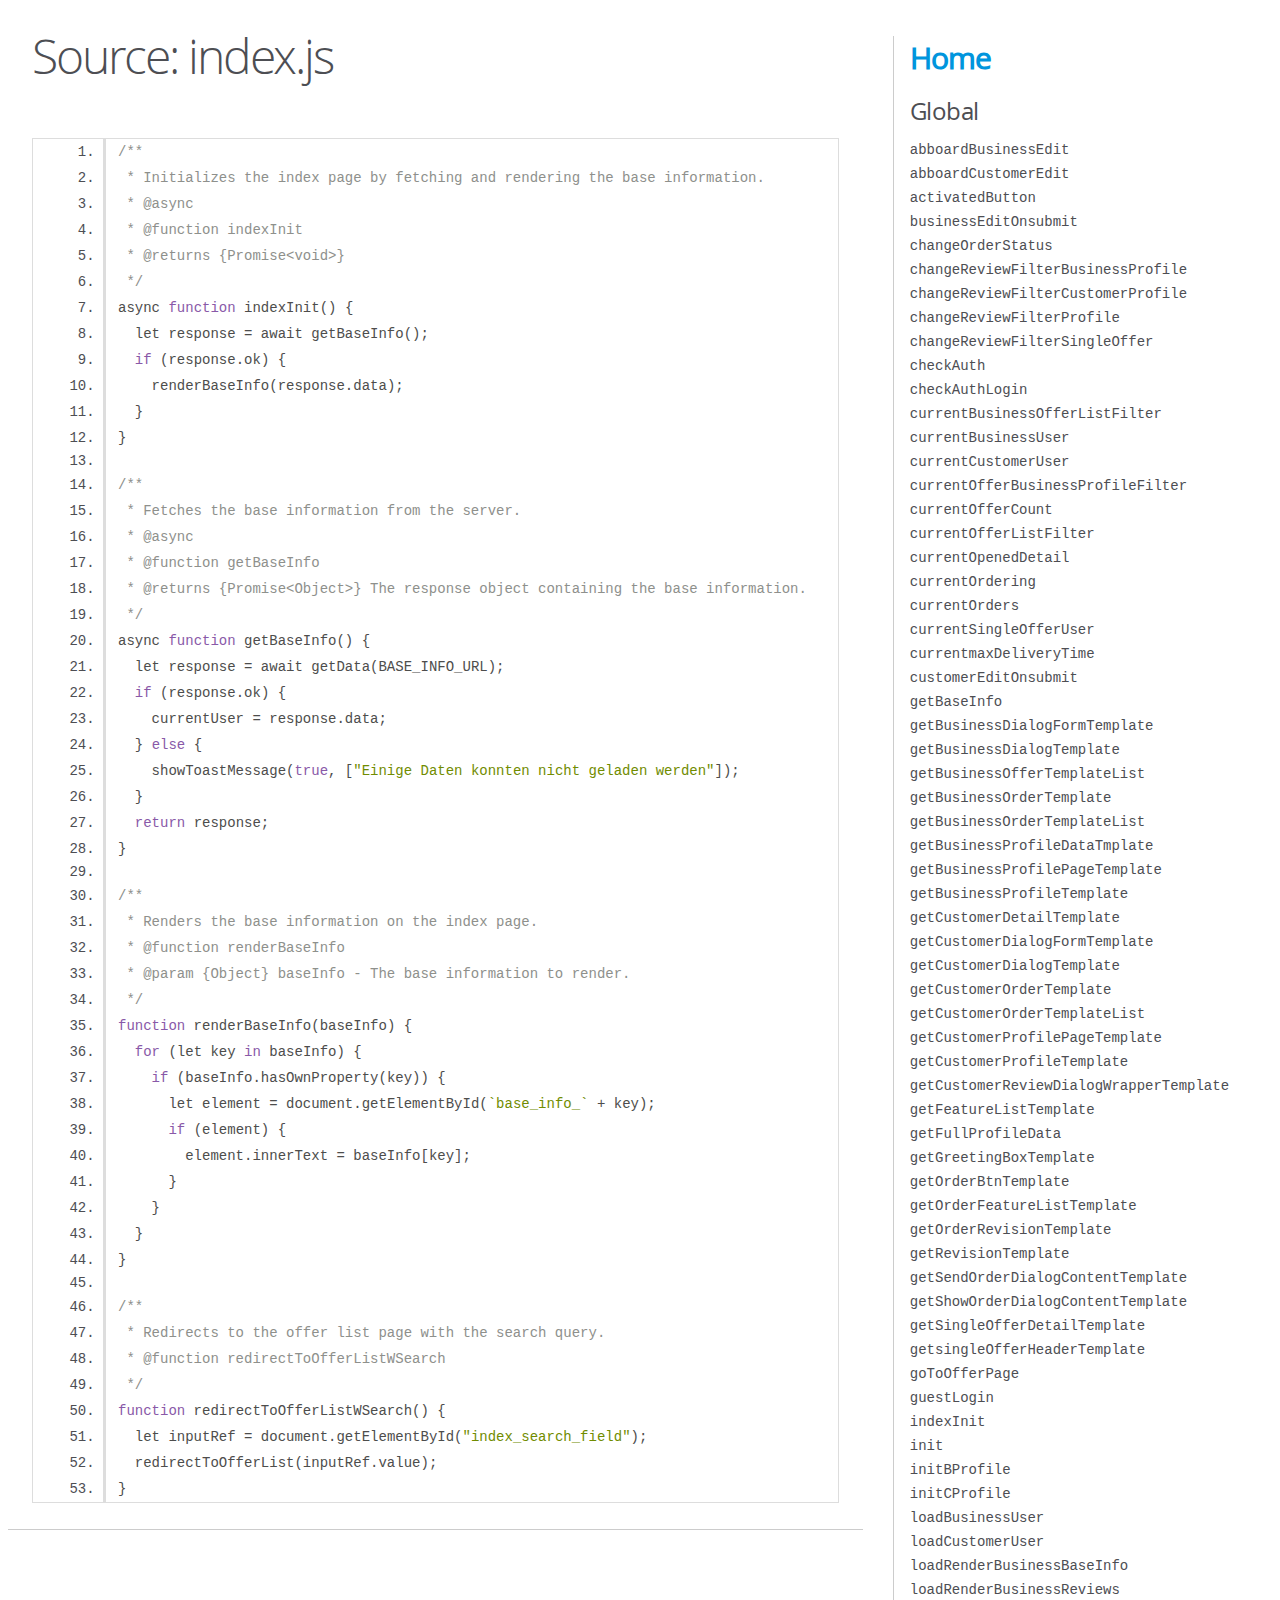
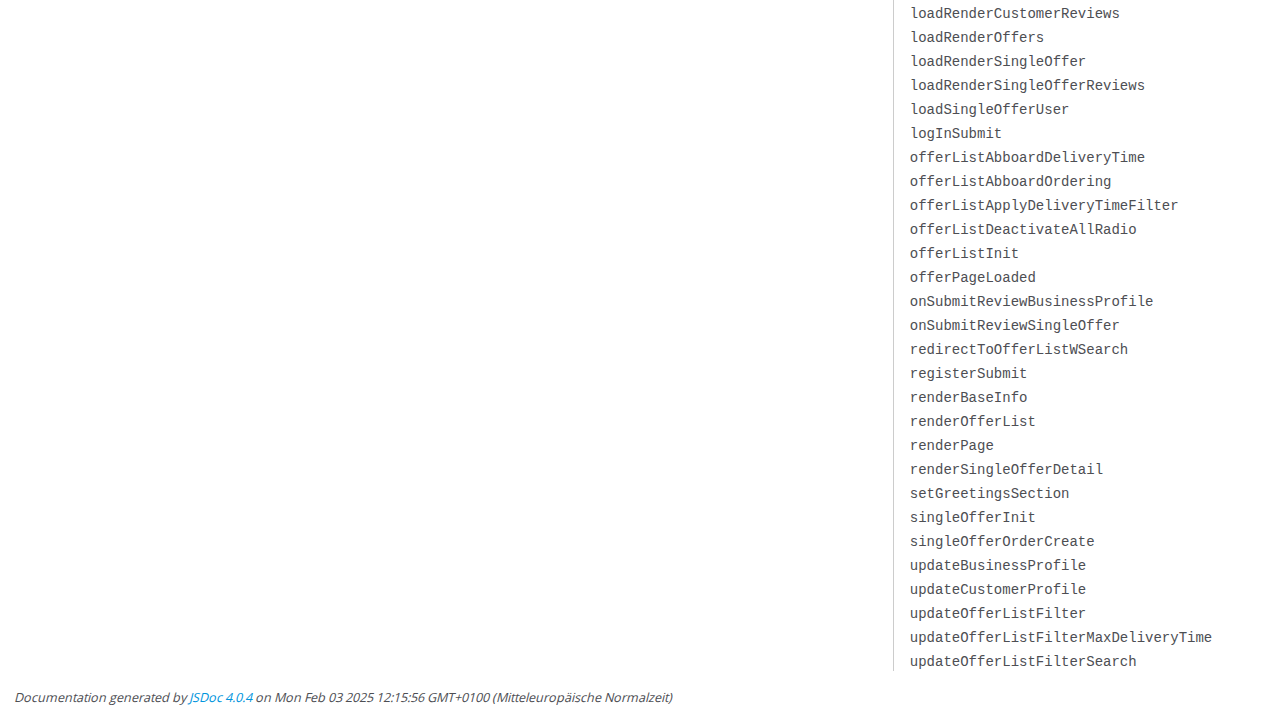
<file: scripts/docs/index.js.html>
<!DOCTYPE html>
<html lang="en">
<head>
    <meta charset="utf-8">
    <title>JSDoc: Source: index.js</title>

    <script src="scripts/prettify/prettify.js"> </script>
    <script src="scripts/prettify/lang-css.js"> </script>
    <!--[if lt IE 9]>
      <script src="//html5shiv.googlecode.com/svn/trunk/html5.js"></script>
    <![endif]-->
    <link type="text/css" rel="stylesheet" href="styles/prettify-tomorrow.css">
    <link type="text/css" rel="stylesheet" href="styles/jsdoc-default.css">
</head>

<body>

<div id="main">

    <h1 class="page-title">Source: index.js</h1>

    



    
    <section>
        <article>
            <pre class="prettyprint source linenums"><code>/**
 * Initializes the index page by fetching and rendering the base information.
 * @async
 * @function indexInit
 * @returns {Promise&lt;void>}
 */
async function indexInit() {
  let response = await getBaseInfo();
  if (response.ok) {
    renderBaseInfo(response.data);
  }
}

/**
 * Fetches the base information from the server.
 * @async
 * @function getBaseInfo
 * @returns {Promise&lt;Object>} The response object containing the base information.
 */
async function getBaseInfo() {
  let response = await getData(BASE_INFO_URL);
  if (response.ok) {
    currentUser = response.data;
  } else {
    showToastMessage(true, ["Einige Daten konnten nicht geladen werden"]);
  }
  return response;
}

/**
 * Renders the base information on the index page.
 * @function renderBaseInfo
 * @param {Object} baseInfo - The base information to render.
 */
function renderBaseInfo(baseInfo) {
  for (let key in baseInfo) {
    if (baseInfo.hasOwnProperty(key)) {
      let element = document.getElementById(`base_info_` + key);
      if (element) {
        element.innerText = baseInfo[key];
      }
    }
  }
}

/**
 * Redirects to the offer list page with the search query.
 * @function redirectToOfferListWSearch
 */
function redirectToOfferListWSearch() {
  let inputRef = document.getElementById("index_search_field");
  redirectToOfferList(inputRef.value);
}
</code></pre>
        </article>
    </section>




</div>

<nav>
    <h2><a href="index.html">Home</a></h2><h3>Global</h3><ul><li><a href="global.html#abboardBusinessEdit">abboardBusinessEdit</a></li><li><a href="global.html#abboardCustomerEdit">abboardCustomerEdit</a></li><li><a href="global.html#activatedButton">activatedButton</a></li><li><a href="global.html#businessEditOnsubmit">businessEditOnsubmit</a></li><li><a href="global.html#changeOrderStatus">changeOrderStatus</a></li><li><a href="global.html#changeReviewFilterBusinessProfile">changeReviewFilterBusinessProfile</a></li><li><a href="global.html#changeReviewFilterCustomerProfile">changeReviewFilterCustomerProfile</a></li><li><a href="global.html#changeReviewFilterProfile">changeReviewFilterProfile</a></li><li><a href="global.html#changeReviewFilterSingleOffer">changeReviewFilterSingleOffer</a></li><li><a href="global.html#checkAuth">checkAuth</a></li><li><a href="global.html#checkAuthLogin">checkAuthLogin</a></li><li><a href="global.html#currentBusinessOfferListFilter">currentBusinessOfferListFilter</a></li><li><a href="global.html#currentBusinessUser">currentBusinessUser</a></li><li><a href="global.html#currentCustomerUser">currentCustomerUser</a></li><li><a href="global.html#currentOfferBusinessProfileFilter">currentOfferBusinessProfileFilter</a></li><li><a href="global.html#currentOfferCount">currentOfferCount</a></li><li><a href="global.html#currentOfferListFilter">currentOfferListFilter</a></li><li><a href="global.html#currentOpenedDetail">currentOpenedDetail</a></li><li><a href="global.html#currentOrdering">currentOrdering</a></li><li><a href="global.html#currentOrders">currentOrders</a></li><li><a href="global.html#currentSingleOfferUser">currentSingleOfferUser</a></li><li><a href="global.html#currentmaxDeliveryTime">currentmaxDeliveryTime</a></li><li><a href="global.html#customerEditOnsubmit">customerEditOnsubmit</a></li><li><a href="global.html#getBaseInfo">getBaseInfo</a></li><li><a href="global.html#getBusinessDialogFormTemplate">getBusinessDialogFormTemplate</a></li><li><a href="global.html#getBusinessDialogTemplate">getBusinessDialogTemplate</a></li><li><a href="global.html#getBusinessOfferTemplateList">getBusinessOfferTemplateList</a></li><li><a href="global.html#getBusinessOrderTemplate">getBusinessOrderTemplate</a></li><li><a href="global.html#getBusinessOrderTemplateList">getBusinessOrderTemplateList</a></li><li><a href="global.html#getBusinessProfileDataTmplate">getBusinessProfileDataTmplate</a></li><li><a href="global.html#getBusinessProfilePageTemplate">getBusinessProfilePageTemplate</a></li><li><a href="global.html#getBusinessProfileTemplate">getBusinessProfileTemplate</a></li><li><a href="global.html#getCustomerDetailTemplate">getCustomerDetailTemplate</a></li><li><a href="global.html#getCustomerDialogFormTemplate">getCustomerDialogFormTemplate</a></li><li><a href="global.html#getCustomerDialogTemplate">getCustomerDialogTemplate</a></li><li><a href="global.html#getCustomerOrderTemplate">getCustomerOrderTemplate</a></li><li><a href="global.html#getCustomerOrderTemplateList">getCustomerOrderTemplateList</a></li><li><a href="global.html#getCustomerProfilePageTemplate">getCustomerProfilePageTemplate</a></li><li><a href="global.html#getCustomerProfileTemplate">getCustomerProfileTemplate</a></li><li><a href="global.html#getCustomerReviewDialogWrapperTemplate">getCustomerReviewDialogWrapperTemplate</a></li><li><a href="global.html#getFeatureListTemplate">getFeatureListTemplate</a></li><li><a href="global.html#getFullProfileData">getFullProfileData</a></li><li><a href="global.html#getGreetingBoxTemplate">getGreetingBoxTemplate</a></li><li><a href="global.html#getOrderBtnTemplate">getOrderBtnTemplate</a></li><li><a href="global.html#getOrderFeatureListTemplate">getOrderFeatureListTemplate</a></li><li><a href="global.html#getOrderRevisionTemplate">getOrderRevisionTemplate</a></li><li><a href="global.html#getRevisionTemplate">getRevisionTemplate</a></li><li><a href="global.html#getSendOrderDialogContentTemplate">getSendOrderDialogContentTemplate</a></li><li><a href="global.html#getShowOrderDialogContentTemplate">getShowOrderDialogContentTemplate</a></li><li><a href="global.html#getSingleOfferDetailTemplate">getSingleOfferDetailTemplate</a></li><li><a href="global.html#getsingleOfferHeaderTemplate">getsingleOfferHeaderTemplate</a></li><li><a href="global.html#goToOfferPage">goToOfferPage</a></li><li><a href="global.html#guestLogin">guestLogin</a></li><li><a href="global.html#indexInit">indexInit</a></li><li><a href="global.html#init">init</a></li><li><a href="global.html#initBProfile">initBProfile</a></li><li><a href="global.html#initCProfile">initCProfile</a></li><li><a href="global.html#loadBusinessUser">loadBusinessUser</a></li><li><a href="global.html#loadCustomerUser">loadCustomerUser</a></li><li><a href="global.html#loadRenderBusinessBaseInfo">loadRenderBusinessBaseInfo</a></li><li><a href="global.html#loadRenderBusinessReviews">loadRenderBusinessReviews</a></li><li><a href="global.html#loadRenderCustomerReviews">loadRenderCustomerReviews</a></li><li><a href="global.html#loadRenderOffers">loadRenderOffers</a></li><li><a href="global.html#loadRenderSingleOffer">loadRenderSingleOffer</a></li><li><a href="global.html#loadRenderSingleOfferReviews">loadRenderSingleOfferReviews</a></li><li><a href="global.html#loadSingleOfferUser">loadSingleOfferUser</a></li><li><a href="global.html#logInSubmit">logInSubmit</a></li><li><a href="global.html#offerListAbboardDeliveryTime">offerListAbboardDeliveryTime</a></li><li><a href="global.html#offerListAbboardOrdering">offerListAbboardOrdering</a></li><li><a href="global.html#offerListApplyDeliveryTimeFilter">offerListApplyDeliveryTimeFilter</a></li><li><a href="global.html#offerListDeactivateAllRadio">offerListDeactivateAllRadio</a></li><li><a href="global.html#offerListInit">offerListInit</a></li><li><a href="global.html#offerPageLoaded">offerPageLoaded</a></li><li><a href="global.html#onSubmitReviewBusinessProfile">onSubmitReviewBusinessProfile</a></li><li><a href="global.html#onSubmitReviewSingleOffer">onSubmitReviewSingleOffer</a></li><li><a href="global.html#redirectToOfferListWSearch">redirectToOfferListWSearch</a></li><li><a href="global.html#registerSubmit">registerSubmit</a></li><li><a href="global.html#renderBaseInfo">renderBaseInfo</a></li><li><a href="global.html#renderOfferList">renderOfferList</a></li><li><a href="global.html#renderPage">renderPage</a></li><li><a href="global.html#renderSingleOfferDetail">renderSingleOfferDetail</a></li><li><a href="global.html#setGreetingsSection">setGreetingsSection</a></li><li><a href="global.html#singleOfferInit">singleOfferInit</a></li><li><a href="global.html#singleOfferOrderCreate">singleOfferOrderCreate</a></li><li><a href="global.html#updateBusinessProfile">updateBusinessProfile</a></li><li><a href="global.html#updateCustomerProfile">updateCustomerProfile</a></li><li><a href="global.html#updateOfferListFilter">updateOfferListFilter</a></li><li><a href="global.html#updateOfferListFilterMaxDeliveryTime">updateOfferListFilterMaxDeliveryTime</a></li><li><a href="global.html#updateOfferListFilterSearch">updateOfferListFilterSearch</a></li></ul>
</nav>

<br class="clear">

<footer>
    Documentation generated by <a href="https://github.com/jsdoc/jsdoc">JSDoc 4.0.4</a> on Mon Feb 03 2025 12:15:56 GMT+0100 (Mitteleuropäische Normalzeit)
</footer>

<script> prettyPrint(); </script>
<script src="scripts/linenumber.js"> </script>
</body>
</html>
</file>
<file: shared/styles/variables.css>
:root {
  --bg-color: white;
  --bg-color-dark: #006633;
  --bg-color-light: #DEFFD6;

  --link-color: #01B676;
  --link-hover-color: #34C591;

  --font-prime-color: #01B676;
  --font_sec_color: #7D7F80;
  --font_white_color: #FFFFFF;


  --section-max-w: 1440px;

  --btn-rad: 8px;
  --btn-pad: 12px 24px;
  --btn-pad-round: 4px;
  --btn-prime-color: #01B676;
  --btn-prime-hover-color: #34C591;
  --btn-prime-active-color: #34C591;
  --btn-prime-font-color: #ffffff;
  --btn-secondary-border: 1px solid #01B676;
  --btn-secondary-color: transparent;
  --btn-secondary-hover-color: #01B676;
  --btn-secondary-active-color: #01B676;
  --btn-secondary-font-color: #01B676;
  --btn-delete-color: #f82929;
  --btn-delete-hover-color: #fc6767;
  --btn-delete-active-color: #fd3c3c;


  --form-max-w: 800px;
  --form-s-max-w: 600px;
  --form-rad: 16px;
  --form-pad: 48px;
  --form-pad-small: 32px;
  --form-bg-color: #ffffff;
  --form-border: 1px solid #BFBFBF;
  --form-input-rad: 8px;
  --form-input-padding: 16px 16px;
  --form-input-border: 1px solid #BFBFBF;
  --form-input-border-color: #e0e0e0;
  --form-input-active-border-color: ##7D7F80;
  --form-input-bg-color: #e0e0e000;
}

@media screen and (max-width: 769px) {
  :root {
  --form-pad: 16px;
  --form-input-padding: 8px 8px;
  --form-pad-small: 16px;
  }
}
</file>
<file: shared/styles/standard.css>
* {
    box-sizing: border-box;
    margin: 0;
}

a {
    text-decoration: none;
}

body {
    min-height: 100vh;
    display: flex;
    flex-direction: column;
    background-color: var(--bg-color);
}

::-webkit-scrollbar {
    width: 8px;
}

::-webkit-scrollbar-track {
    background-color: #e0e0e0;
    border-radius: 10px;
}

::-webkit-scrollbar-thumb {
    background-color: var(--btn-prime-color);
    border-radius: 10px;
}

::-webkit-scrollbar-thumb:hover {
    background-color: var(--btn-prime-hover-color);
}

main {
    flex-grow: 1;
    display: flex;
    flex-direction: column;
    justify-content: flex-start;
    align-items: center;
    padding: 32px;
}


.d_none {
    display: none !important;
}

.pad_s {
    padding: 8px 16px;
}

.pad_m {
    padding: 16px 32px;
}

.pad_l {
    padding: 32px 48px;
}

@media only screen and (max-width: 769px) {
    .pad_s {
        padding: 4px 8px;
    }

    .pad_m {
        padding: 8px 16px;
    }

    .pad_l {
        padding: 16px 32px;
    }

    main {
        padding: 16px;
    }
}

.pos_rel {
    position: relative;
}

/* positioning in right corner */
.pos_abs_rc {
    position: absolute;
    top: 16px;
    right: 16px;
}



.d_flex_cs_gm,
.d_flex_cc_gm,
.d_flex_cs_gl,
.d_flex_cc_gl,
.d_flex_cs_gxl,
.d_flex_cc_gxl {
    display: flex;
    justify-content: center;
}

.d_flex_ss_gm,
.d_flex_sc_gm,
.d_flex_ss_gl,
.d_flex_sc_gl,
.d_flex_ss_gxl,
.d_flex_sc_gxl {
    display: flex;
    justify-content: flex-start;
}

.d_flex_cc_gm,
.d_flex_cs_gm,
.d_flex_sc_gm,
.d_flex_ss_gm {
    gap: 16px;
}

.d_flex_cc_gl,
.d_flex_cs_gl,
.d_flex_sc_gl,
.d_flex_ss_gl {
    gap: 32px;
}

.d_flex_cc_gxl,
.d_flex_cs_gxl,
.d_flex_sc_gxl,
.d_flex_ss_gxl {
    gap: 48px;
}

.d_flex_cs_gm,
.d_flex_ss_gm,
.d_flex_cs_gl,
.d_flex_ss_gl,
.d_flex_cs_gxl,
.d_flex_ss_gxl {
    align-items: flex-start;
}

.d_flex_cc_gm,
.d_flex_sc_gm,
.d_flex_cc_gl,
.d_flex_sc_gl,
.d_flex_cc_gxl,
.d_flex_sc_gxl {
    align-items: center;
}

.d_sb {
    justify-content: space-between !important;
}


.f_d_c {
    flex-direction: column !important;
}

.f_d_r_resp_c {
    flex-direction: row !important;
}

@media screen and (max-width: 480px) {
    .f_d_r_resp_c {
        flex-direction: column !important;
    }

}

.f_d_r {
    flex-direction: row !important;
}

.c_pointer {
    cursor: pointer;
}

.m_auto {
    margin: auto;
}

.w_full {
    width: 100%;
}

.w_reset{
    width: unset !important;
}

.text_c {
    text-align: center;
}

.rotate_half{
    transform: rotate(180deg);
}



@media screen and (max-width: 480px) {
    .p_top_s {
        padding-top: 36px;
    }

}
</file>
<file: shared/styles/form.css>
.small_form,
.large_form {
    width: 100%;
    background-color: var(--form-bg-color);
    border: var(--form-border);
    border-radius: var(--form-rad);
    padding: var(--form-pad);
    transition: transform 0.3s ease, box-shadow 0.3s ease;
}

.small_form {
    max-width: var(--form-s-max-w);
}

.large_form {
    max-width: var(--form-max-w);
}

.std_form {
    width: 100%;
}

.form_group {
    display: flex;
    flex-direction: column;
    width: 100%;
    gap: 16px;
}

.form_group label {
    width: 100%;
    display: block;
}

.input_field {
    width: 100%;
    border-radius: var(--form-input-rad);
    padding: var(--form-input-padding);
    border: var(--form-input-border);
    background-color: var(--form-input-bg-color);
}


select.input_field {
    cursor: pointer;
    padding: 8px;
}

.input_field:focus {
    outline: none;
    border-color: var(--form-input-active-border-color);
}

.input_checkbox_group>label,
.input_checkbox_group,
.input_checkbox_group>input {
    cursor: pointer;
}

input[type='checkbox'] {
    accent-color: var(--btn-prime-color);
    width: 22px;
    height: 22px;
}

input[type='checkbox']:hover {
    border: var(--btn-prime-active-color);
}

input[type='radio'] {
    cursor: pointer;
    accent-color: #232323;
    width: 24px;
    height: 24px;
}

input[type='radio']~label {
    font-size: 18px;
    font-weight: 400;
}

input[type=file] {
    cursor: pointer;
}

input[type=file]::file-selector-button {
    cursor: pointer;
    border: none;
    border-radius: var(--btn-rad);
    font-weight: bold;
    padding: 8px;
}

input[type=file]::file-selector-button {
    background-color: var(--btn-prime-color);
    transition: all 0.3s ease, transform 0.2s ease;
}

input[type=file]::file-selector-button:hover {
    background-color: var(--btn-prime-hover-color);
}

input[type=file]::file-selector-button:active {
    background-color: var(--btn-prime-active-color);
}

.password_eye {
    position: absolute;
    display: flex;
    align-items: center;
    height: 100%;
    right: 0px;
    top: 0%;
    cursor: pointer;
    padding: var(--form-input-padding);
}

.password_eye img {
    height: 20px;
    width: 20px;
}

textarea {
    min-height: 120px;
}

.review_header {
    justify-content: space-between !important;
}

.review_header>div {
    display: flex;
    gap: 8px;
}

.review_header>div>label {
    display: flex;
    font-size: 18px;
    white-space: nowrap;
    align-items: center;
}

@media screen and (max-width: 769px) {
    .review_header {
        flex-direction: column !important;
    }
}

.review_footer {
    position: relative;
    height: 32px;
    display: none;
}


.review_footer>p {
    position: absolute;
    padding: 8px 16px;
    background-color: var(--bg-color);
    font-weight: 600 !important;
}

.own_review {
    position: relative;
}

.own_review_label {
    padding: 4px 8px;
    border: var(--btn-secondary-border);
    border-radius: var(--btn-rad);
}


.form_error {
    color: red;
    font-weight: 500;
}


.image_input_box {
    position: relative;
}

.image_input_box>.file_input {
    position: absolute;
    bottom: 4px;
    right: 4px;
    background-color: var(--font_white_color) !important;
}

.image_input_box>.file_input_l {
    position: absolute;
    bottom: 12px;
    right: 12px;
    background-color: var(--font_white_color) !important;
}

.image_input_box>.file_input_l>input {
    display: none;
}

.image_input_box>.file_input>input {
    display: none;
}
</file>
<file: shared/styles/assets.css>
/* Buttons */

.std_btn {
    cursor: pointer;
    border: none;
    border-radius: var(--btn-rad);
    padding: var(--btn-pad);
    white-space: nowrap;
}

.std_btn_disabled{
    cursor: default !important;
    background-color: rgb(121, 121, 121) !important;
}

.btn_prime {
    background-color: var(--btn-prime-color);
    transition: all 0.3s ease;
    color: var(--btn-prime-font-color);
}

.btn_prime:hover {
    background-color: var(--btn-prime-hover-color);
}

.btn_prime:active {
    background-color: var(--btn-prime-active-color);
}



.btn_secondary {
    border: var(--btn-secondary-border);
    background-color: var(--btn-secondary-color);
    transition: all 0.3s ease;
    color: var(--btn-secondary-font-color);
}

.btn_secondary:hover {
    background-color: var(--btn-secondary-hover-color);
    color: var(--btn-prime-font-color);
}

.btn_secondary:active {
    background-color: var(--btn-secondary-active-color);
}


.btn_round_s,
.btn_round_m,
.btn_round_l,
.btn_round_xl {
    border-radius: 100%;
    cursor: pointer;
    border: none;
}

.btn_round_s {
    height: 24px;
    width: 24px;
}

.btn_round_m {
    height: 36px;
    width: 36px;
}

.btn_round_l {
    height: 48px;
    width: 48px;
}

.btn_round_xl {
    height: 64px;
    width: 64px;
}

@media screen and (max-width: 769px) {
    .btn_round_s {
        height: 20px;
        width: 20px;
    }
    
    .btn_round_m {
        height: 32px;
        width: 32px;
    }
    
    .btn_round_l {
        height: 36px;
        width: 36px;
    }
    
    .btn_round_xl {
        height: 48px;
        width: 48px;
    }
  }

.btn_delete,
.btn_edit {
    background-repeat: no-repeat;
    background-size: 50%;
    background-position: center;
}

.btn_edit:disabled {
    opacity: 0.5; 
    cursor: not-allowed; 
    pointer-events: none; 
}

.abs_pos_edit_btn {
    position: absolute;
    right: 32px;
    top: 32px;
}

.abs_pos_edit_btn_m {
    position: absolute;
    right: 16px;
    top: 16px;
}

.abs_pos_edit_btn_s {
    position: absolute;
    right: 12px;
    top: 0px;
}

.btn_delete {
    background-color: var(--btn-delete-color);
    color: var(--btn-prime-font-color);
}

.btn_delete:hover {
    background-color: var(--btn-delete-color);
}

.btn_delete:active {
    background-color: var(--btn-delete-color);
}

.btn_edit {
    border: var(--btn-secondary-border);
    border-color: transparent;
    padding: var(--btn-pad-round);
    background-color: var(--btn-secondary-color);
}

.btn_edit:hover {
    border: var(--btn-secondary-border);
}

.btn_edit:active {
    border: var(--btn-secondary-border);
}

.btn_edit>img {
    height: 70%;
}

.btn_border_secondary{
    border: var(--form-border);
}


/* Link */



.link {
    color: var(--link-color);
    text-decoration: none;
}

.link:hover {
    text-decoration: underline;
    cursor: pointer;
    color: var(--link-hover-color) !important;
}





/* Card */
.card,
.card_pad_s {
    width: 100%;
    max-width: var(--section-max-w);
    background-color: var(--form-bg-color);
    border: var(--form-border);
    border-radius: var(--btn-rad);
}

.card {
    padding: 32px;
}

.card_pad_s {
    padding: 8px 16px;
}

.card_wo_border {
    width: 100%;
    max-width: var(--section-max-w);
    background-color: var(--form-bg-color);
    border: var(--form-border);
    border-radius: var(--btn-rad);
    padding: var(--form-pad-small);
}

.card_info_group {
    display: flex;
}

.card_info_group>p:first-child {
    font-weight: bold;
    width: 150px;
}

.section_group_w_border,
.section_group {
    width: 100%;
    max-width: var(--section-max-w);
    background-color: var(--form-bg-color);
}

.section_group_w_border {
    border: var(--form-border);
    border-radius: var(--form-rad);
    padding: var(--form-pad-small);
}

.section_seperator {
    height: 2px;
    width: 100%;
    margin: 32px 0;
    background-color: rgb(106, 106, 106);
}

.offer_content {
    display: flex;
    justify-content: space-around;
    gap: 42px;
    flex-wrap: wrap;
}

.offer_card {
    max-width: 400px;
    border: solid 1px transparent;
}



.offer_card:hover {
    cursor: pointer;
}

.offer_image {
    display: block;
    width: 100%;
    aspect-ratio: 350/200;
    height: 200px;
    background-color: rgb(242 242 242);
    border-radius: var(--btn-rad);
    object-fit: cover;
}

.dialog {
    z-index: 5;
    position: fixed;
    top: 0;
    left: 0;
    right: 0;
    bottom: 0;
    background-color: rgba(0, 0, 0, 0.4);
    overflow: auto;
}

.dialog_content {
    width: 100%;
}

.profile_img_l,
.profile_img,
.profile_img_small {
    display: block;
    border-radius: 50%;
    object-fit: cover;
    border: var(--form-input-border);
}

.profile_img {
    width: 120px;
    height: 120px;
}

.profile_img_small {
    width: 60px;
    height: 60px;
}

.profile_img_l {
    width: 164px;
    height: 164px;
}

.review_stars {
    cursor: default;
}

.review_stars>img {
    height: 12px;
}

.star_rating>p {
    font-size: 24px;
    cursor: pointer;
}

.stars_input>img {
    height: 24px;
    cursor: pointer;
}

hr {
    width: 100%;
    border: 1px solid #BFBFBF
}

.icon {
    width: 16px;
    height: 16px;
}



/* Dropdown */

.dropdown_wrapper {
    position: relative;
    border: var(--form-border);
    border-radius: var(--btn-rad);
    padding: 8px 16px;
}

.dropdown_wrapper[open="true"] .dropdown_content {
    transform: translateY(0%);
}

.dropdown_wrapper[open="true"]>img {
    transform: rotate(90deg);
    transition: all 200ms ease-in-out;
}

.dropdown_wrapper[open="true"] .dropdown_box {
    overflow: unset;
}

.dropdown_box {
    position: absolute;
    width: 100%;
    bottom: 0;
    overflow: hidden;
}

.dropdown_content {
    position: absolute;
    list-style-type: none;
    top: 4px;
    transform: translateY(-10%);
    z-index: 2;
    transition: all 200ms ease-in-out;
    padding: 16px;
}

.dropdown_content>li {
    padding: 8px;
    width: 100%;
    border-radius: var(--btn-rad);
}

.dropdown_content>li:hover {
    background-color: var(--bg-color-light);
}

.offer_dropdown_box {
    max-width: var(--section-max-w);
    background-color: var(--form-bg-color);
    border-radius: var(--btn-rad);
    padding: 16px;
    box-shadow: 0px 0px 16px 0px #0000003d;
}

.dropdown_content .form_group:hover {
    background-color: var(--bg-color-light);
    border-radius: var(--btn-rad);
    cursor: pointer;
}

.dropdown_content label {
    cursor: pointer;
}





.searchbar {
    padding: 16px 64px;
    display: flex;
}

.searchbar>button {
    width: 64px;
    height: 64px;
    background-color: black;
    border: none;
    border-top-right-radius: 8px;
    border-bottom-right-radius: 8px;
    cursor: pointer;
}

.searchbar>button:hover {
    background-color: var(--btn-prime-hover-color);
}

.searchbar>input {
    width: calc(100% - 64px);
    height: 64px;
    padding: 0 32px;

    border: var(--form-input-border);
    border-top-left-radius: 8px;
    border-bottom-left-radius: 8px;
}

.searchbar>input:focus {
    outline: none;
}

@media screen and (max-width: 780px) and (min-width: 480px) {
    .searchbar {
        padding: 16px 32px;
    }

}

@media screen and (max-width: 480px) {
    .searchbar {
        padding: 8px 16px;
    }
    .searchbar>input {
        padding: 0 8px;
    }
}



.page_number[currentPage="true"]{
    padding: 0px 4px;
    border-bottom: 3px solid var(--btn-prime-color);
}

.page_number:hover{
    cursor: pointer;
    color: var(--btn-prime-color);
}






.feature_list {
    padding: 0;
}

.feature_list li::marker {
    content: '';
}

.feature_list li {
    position: relative;
    padding-left: 48px;
}

.feature_list li::before {
    content: url(../../assets/icons/check.svg);
    position: absolute;
    left: 16px;
}


.feature_list_edit_element:hover{
    border-radius: var(--btn-rad);
    background-color: var(--bg-color-light);
}

.feature_list_edit_element > div {
    opacity: 0;
}


.feature_list_edit_element:hover > div {
    opacity: 1;
}





.toast_msg{
    position: fixed;
    bottom: calc(var(--form-pad) / 2);
    left: var(--form-pad);
    min-height: 80px;
    box-shadow: 0px 0px 16px 0px #0000003d;
    min-width: 300px;
    border-radius: 8px;
    overflow: hidden;
    transform: translateX(-100%); 
    animation: slideInFromLeft 0.25s ease-out forwards;
    z-index: 6;
}


@keyframes slideInFromLeft {
    0% {
        opacity: 0;
        transform: translateX(-100%);
    }
    100% {
        opacity: 1;
        transform: translateX(0);
    }
}

.toast_msg_left{
    width: 80px;
    align-self: stretch;
}

@media screen and (max-width: 500px) {
    .toast_msg_left{
        width: 30px;
        padding-left: 16px;
    }

    .toast_msg {
        min-width: 0px;
        margin-right: 16px;
    }
}

.toast_msg[error="true"] .toast_msg_left{
    background: #DE3C3F;
}

.toast_msg[error="false"] .toast_msg_left{
    background: #01B676;
}

.toast_msg[error="true"] {
    background: #FFF4F5;
}

.toast_msg[error="false"] {
    background: var(--bg-color-light);
}

.toast_msg[hint="true"] {
    background: #ffc107;
}

.toast_msg[error="true"] img[error="false"] {
    display: none;
}

.toast_msg[error="false"] img[error="true"] {
    display: none;
}

.toast_msg[error="true"] h3[error="false"] {
    display: none;
}

.toast_msg[error="false"] h3[error="true"] {
    display: none;
}

.toast_msg_right{
    position: relative;
    flex: 1;
    padding: 8px 0;
    display: flex;
    gap: 8px;
    flex-direction: column;
}

.toast_msg_right ul{
    flex: 1;
    padding: 0px 16px;
}

.toast_msg_hint{
    position: relative;
    flex: 1;
    padding: var(--btn-pad);
    display: flex;
    gap: 8px;
    flex-direction: column;
    background-color: whitesmoke;;
}
</file>
<file: shared/styles/header_footer.css>
.main_header,
.main_footer {
    display: flex;
    align-items: center;
    justify-content: space-between;
    flex-direction: row;
}

@media only screen and (min-width: 1440px) {

    .main_header,
    .main_footer {
        padding-left: max(48px, calc(50% - 720px)) !important;
        padding-right: max(48px, calc(50% - 720px)) !important;
    }
}


.main_header {
    border-bottom: var(--form-border);
    padding: 16px 32px;
}


.main_footer {
    border-top: var(--form-border);
}


.logo img {
    height: 28px;
}

.head_content_right {
    position: relative;
    z-index: 2;
}

.head_content_right>img[open="false"]~.menu_content {
    top: 100%;
    visibility: hidden;
    opacity: 0; 
}

.head_content_right>img {
    cursor: pointer;
}

.menu_content {
    position: absolute;
    top: calc(100% + 16px);
    box-shadow: 0px 0px 16px 0px #00000026;
    width: 150px;
    right: 0px;
    z-index: 2;
    background-color: white;
    padding: 16px;
    border-radius: 8px;
    opacity: 1;

    transition: all 200ms ease-in-out;
}

.menu_content>p,
.menu_content>a {
    padding: 8px;
    width: 100%;
    border-radius: var(--btn-rad);
    color: black;
}

.menu_content>p:hover,
.menu_content>a:hover {
    background-color: var(--bg-color-light);
    cursor: pointer;
}

.menu_content::before {
    content: "";
    width: 0;
    height: 0;
    border-left: 16px solid transparent;
    border-right: 16px solid transparent;
    border-bottom: 14px solid white;
    position: absolute;
    top: -11px;
    right: 12px;
}

@media only screen and (max-width: 1024px) {
    .searchbar_header {
        display: none;
    }

    .main_header {
        padding: 16px 32px;
    }
}


@media only screen and (max-width: 769px) {
    .main_footer {
        flex-direction: column !important;
        gap: 16px;
    }

    .main_header {
        padding: 16px 32px;
    }
}

@media only screen and (max-width: 480px) {
    .main_header {
        flex-direction: column !important;
        gap: 16px;
    }
}


.nav_links {
    display: flex;
    gap: 20px;
    flex-wrap: wrap;
}
</file>
<file: shared/styles/fonts.css>
* {
    font-family: 'DM Sans';
}

h1 {
    font-size: 40px;
}

h2 {
    font-size: 32px;
}

label,
h3,
.page_number {
    font-size: 22px;
}

h1,
h2,
h3,
h4,
h5,
p,
.page_number  {
    word-break: break-word;
}

a,
p,
button,
input,
ul,
option,
select,
textarea {
    font-size: 18px;
}


@media screen and (max-width: 769px) {
    h1 {
        font-size: 32px;
    }

    h2 {
        font-size: 24px;
    }

    label,
    h3,
    .page_number  {
        font-size: 18px;
    }

    a,
    p,
    button,
    input,
    ul,
    option,
    select,
    textarea {
        font-size: 16px;
    }
}

/* Font-Weights */

h1,
h2,
h3,
.page_number  {
    font-weight: 700;
}

a,
p,
button,
textarea,
input {
    font-weight: 400;

}

label {
    font-weight: 500;
}

button {
    font-weight: 600;
}


/* Colors */

.c_black {
    color: black !important;
}

.font_prime_color {
    color: var(--font-prime-color);
}

.font_sec_color {
    color: var(--font_sec_color);
}

.font_white_color {
    color: var(--font_white_color);
}

.font_error_color{
    color: var(--btn-delete-color);
}


/* Alignments */

.ws_nw {
    white-space: nowrap;
}

.text_a_e {
    text-align: end;
}

.text_a_c {
    text-align: center;
}



/* dm-sans */

/* dm-sans-100 - latin */
@font-face {
    font-display: swap;
    /* Check https://developer.mozilla.org/en-US/docs/Web/CSS/@font-face/font-display for other options. */
    font-family: 'DM Sans';
    font-style: normal;
    font-weight: 100;
    src: url('../../assets/fonts/dm-sans-v15-latin-100.woff2') format('woff2');
    /* Chrome 36+, Opera 23+, Firefox 39+, Safari 12+, iOS 10+ */
}

/* dm-sans-100italic - latin */
@font-face {
    font-display: swap;
    /* Check https://developer.mozilla.org/en-US/docs/Web/CSS/@font-face/font-display for other options. */
    font-family: 'DM Sans';
    font-style: italic;
    font-weight: 100;
    src: url('../../assets/fonts/dm-sans-v15-latin-100italic.woff2') format('woff2');
    /* Chrome 36+, Opera 23+, Firefox 39+, Safari 12+, iOS 10+ */
}

/* dm-sans-200 - latin */
@font-face {
    font-display: swap;
    /* Check https://developer.mozilla.org/en-US/docs/Web/CSS/@font-face/font-display for other options. */
    font-family: 'DM Sans';
    font-style: normal;
    font-weight: 200;
    src: url('../../assets/fonts/dm-sans-v15-latin-200.woff2') format('woff2');
    /* Chrome 36+, Opera 23+, Firefox 39+, Safari 12+, iOS 10+ */
}

/* dm-sans-200italic - latin */
@font-face {
    font-display: swap;
    /* Check https://developer.mozilla.org/en-US/docs/Web/CSS/@font-face/font-display for other options. */
    font-family: 'DM Sans';
    font-style: italic;
    font-weight: 200;
    src: url('../../assets/fonts/dm-sans-v15-latin-200italic.woff2') format('woff2');
    /* Chrome 36+, Opera 23+, Firefox 39+, Safari 12+, iOS 10+ */
}

/* dm-sans-300 - latin */
@font-face {
    font-display: swap;
    /* Check https://developer.mozilla.org/en-US/docs/Web/CSS/@font-face/font-display for other options. */
    font-family: 'DM Sans';
    font-style: normal;
    font-weight: 300;
    src: url('../../assets/fonts/dm-sans-v15-latin-300.woff2') format('woff2');
    /* Chrome 36+, Opera 23+, Firefox 39+, Safari 12+, iOS 10+ */
}

/* dm-sans-300italic - latin */
@font-face {
    font-display: swap;
    /* Check https://developer.mozilla.org/en-US/docs/Web/CSS/@font-face/font-display for other options. */
    font-family: 'DM Sans';
    font-style: italic;
    font-weight: 300;
    src: url('../../assets/fonts/dm-sans-v15-latin-300italic.woff2') format('woff2');
    /* Chrome 36+, Opera 23+, Firefox 39+, Safari 12+, iOS 10+ */
}

/* dm-sans-regular - latin */
@font-face {
    font-display: swap;
    /* Check https://developer.mozilla.org/en-US/docs/Web/CSS/@font-face/font-display for other options. */
    font-family: 'DM Sans';
    font-style: normal;
    font-weight: 400;
    src: url('../../assets/fonts/dm-sans-v15-latin-regular.woff2') format('woff2');
    /* Chrome 36+, Opera 23+, Firefox 39+, Safari 12+, iOS 10+ */
}

/* dm-sans-italic - latin */
@font-face {
    font-display: swap;
    /* Check https://developer.mozilla.org/en-US/docs/Web/CSS/@font-face/font-display for other options. */
    font-family: 'DM Sans';
    font-style: italic;
    font-weight: 400;
    src: url('../../assets/fonts/dm-sans-v15-latin-italic.woff2') format('woff2');
    /* Chrome 36+, Opera 23+, Firefox 39+, Safari 12+, iOS 10+ */
}

/* dm-sans-500 - latin */
@font-face {
    font-display: swap;
    /* Check https://developer.mozilla.org/en-US/docs/Web/CSS/@font-face/font-display for other options. */
    font-family: 'DM Sans';
    font-style: normal;
    font-weight: 500;
    src: url('../../assets/fonts/dm-sans-v15-latin-500.woff2') format('woff2');
    /* Chrome 36+, Opera 23+, Firefox 39+, Safari 12+, iOS 10+ */
}

/* dm-sans-500italic - latin */
@font-face {
    font-display: swap;
    /* Check https://developer.mozilla.org/en-US/docs/Web/CSS/@font-face/font-display for other options. */
    font-family: 'DM Sans';
    font-style: italic;
    font-weight: 500;
    src: url('../../assets/fonts/dm-sans-v15-latin-500italic.woff2') format('woff2');
    /* Chrome 36+, Opera 23+, Firefox 39+, Safari 12+, iOS 10+ */
}

/* dm-sans-600 - latin */
@font-face {
    font-display: swap;
    /* Check https://developer.mozilla.org/en-US/docs/Web/CSS/@font-face/font-display for other options. */
    font-family: 'DM Sans';
    font-style: normal;
    font-weight: 600;
    src: url('../../assets/fonts/dm-sans-v15-latin-600.woff2') format('woff2');
    /* Chrome 36+, Opera 23+, Firefox 39+, Safari 12+, iOS 10+ */
}

/* dm-sans-600italic - latin */
@font-face {
    font-display: swap;
    /* Check https://developer.mozilla.org/en-US/docs/Web/CSS/@font-face/font-display for other options. */
    font-family: 'DM Sans';
    font-style: italic;
    font-weight: 600;
    src: url('../../assets/fonts/dm-sans-v15-latin-600italic.woff2') format('woff2');
    /* Chrome 36+, Opera 23+, Firefox 39+, Safari 12+, iOS 10+ */
}

/* dm-sans-700 - latin */
@font-face {
    font-display: swap;
    /* Check https://developer.mozilla.org/en-US/docs/Web/CSS/@font-face/font-display for other options. */
    font-family: 'DM Sans';
    font-style: normal;
    font-weight: 700;
    src: url('../../assets/fonts/dm-sans-v15-latin-700.woff2') format('woff2');
    /* Chrome 36+, Opera 23+, Firefox 39+, Safari 12+, iOS 10+ */
}

/* dm-sans-700italic - latin */
@font-face {
    font-display: swap;
    /* Check https://developer.mozilla.org/en-US/docs/Web/CSS/@font-face/font-display for other options. */
    font-family: 'DM Sans';
    font-style: italic;
    font-weight: 700;
    src: url('../../assets/fonts/dm-sans-v15-latin-700italic.woff2') format('woff2');
    /* Chrome 36+, Opera 23+, Firefox 39+, Safari 12+, iOS 10+ */
}

/* dm-sans-800 - latin */
@font-face {
    font-display: swap;
    /* Check https://developer.mozilla.org/en-US/docs/Web/CSS/@font-face/font-display for other options. */
    font-family: 'DM Sans';
    font-style: normal;
    font-weight: 800;
    src: url('../../assets/fonts/dm-sans-v15-latin-800.woff2') format('woff2');
    /* Chrome 36+, Opera 23+, Firefox 39+, Safari 12+, iOS 10+ */
}

/* dm-sans-800italic - latin */
@font-face {
    font-display: swap;
    /* Check https://developer.mozilla.org/en-US/docs/Web/CSS/@font-face/font-display for other options. */
    font-family: 'DM Sans';
    font-style: italic;
    font-weight: 800;
    src: url('../../assets/fonts/dm-sans-v15-latin-800italic.woff2') format('woff2');
    /* Chrome 36+, Opera 23+, Firefox 39+, Safari 12+, iOS 10+ */
}

/* dm-sans-900 - latin */
@font-face {
    font-display: swap;
    /* Check https://developer.mozilla.org/en-US/docs/Web/CSS/@font-face/font-display for other options. */
    font-family: 'DM Sans';
    font-style: normal;
    font-weight: 900;
    src: url('../../assets/fonts/dm-sans-v15-latin-900.woff2') format('woff2');
    /* Chrome 36+, Opera 23+, Firefox 39+, Safari 12+, iOS 10+ */
}

/* dm-sans-900italic - latin */
@font-face {
    font-display: swap;
    /* Check https://developer.mozilla.org/en-US/docs/Web/CSS/@font-face/font-display for other options. */
    font-family: 'DM Sans';
    font-style: italic;
    font-weight: 900;
    src: url('../../assets/fonts/dm-sans-v15-latin-900italic.woff2') format('woff2');
    /* Chrome 36+, Opera 23+, Firefox 39+, Safari 12+, iOS 10+ */
}





/* figtree */

/* figtree-300 - latin */
@font-face {
    font-display: swap;
    /* Check https://developer.mozilla.org/en-US/docs/Web/CSS/@font-face/font-display for other options. */
    font-family: 'Figtree';
    font-style: normal;
    font-weight: 300;
    src: url('../../assets/fonts/figtree-v5-latin-300.woff2') format('woff2');
    /* Chrome 36+, Opera 23+, Firefox 39+, Safari 12+, iOS 10+ */
}

/* figtree-300italic - latin */
@font-face {
    font-display: swap;
    /* Check https://developer.mozilla.org/en-US/docs/Web/CSS/@font-face/font-display for other options. */
    font-family: 'Figtree';
    font-style: italic;
    font-weight: 300;
    src: url('../../assets/fonts/figtree-v5-latin-300italic.woff2') format('woff2');
    /* Chrome 36+, Opera 23+, Firefox 39+, Safari 12+, iOS 10+ */
}

/* figtree-regular - latin */
@font-face {
    font-display: swap;
    /* Check https://developer.mozilla.org/en-US/docs/Web/CSS/@font-face/font-display for other options. */
    font-family: 'Figtree';
    font-style: normal;
    font-weight: 400;
    src: url('../../assets/fonts/figtree-v5-latin-regular.woff2') format('woff2');
    /* Chrome 36+, Opera 23+, Firefox 39+, Safari 12+, iOS 10+ */
}

/* figtree-italic - latin */
@font-face {
    font-display: swap;
    /* Check https://developer.mozilla.org/en-US/docs/Web/CSS/@font-face/font-display for other options. */
    font-family: 'Figtree';
    font-style: italic;
    font-weight: 400;
    src: url('../../assets/fonts/figtree-v5-latin-italic.woff2') format('woff2');
    /* Chrome 36+, Opera 23+, Firefox 39+, Safari 12+, iOS 10+ */
}

/* figtree-500 - latin */
@font-face {
    font-display: swap;
    /* Check https://developer.mozilla.org/en-US/docs/Web/CSS/@font-face/font-display for other options. */
    font-family: 'Figtree';
    font-style: normal;
    font-weight: 500;
    src: url('../../assets/fonts/figtree-v5-latin-500.woff2') format('woff2');
    /* Chrome 36+, Opera 23+, Firefox 39+, Safari 12+, iOS 10+ */
}

/* figtree-500italic - latin */
@font-face {
    font-display: swap;
    /* Check https://developer.mozilla.org/en-US/docs/Web/CSS/@font-face/font-display for other options. */
    font-family: 'Figtree';
    font-style: italic;
    font-weight: 500;
    src: url('../../assets/fonts/figtree-v5-latin-500italic.woff2') format('woff2');
    /* Chrome 36+, Opera 23+, Firefox 39+, Safari 12+, iOS 10+ */
}

/* figtree-600 - latin */
@font-face {
    font-display: swap;
    /* Check https://developer.mozilla.org/en-US/docs/Web/CSS/@font-face/font-display for other options. */
    font-family: 'Figtree';
    font-style: normal;
    font-weight: 600;
    src: url('../../assets/fonts/figtree-v5-latin-600.woff2') format('woff2');
    /* Chrome 36+, Opera 23+, Firefox 39+, Safari 12+, iOS 10+ */
}

/* figtree-600italic - latin */
@font-face {
    font-display: swap;
    /* Check https://developer.mozilla.org/en-US/docs/Web/CSS/@font-face/font-display for other options. */
    font-family: 'Figtree';
    font-style: italic;
    font-weight: 600;
    src: url('../../assets/fonts/figtree-v5-latin-600italic.woff2') format('woff2');
    /* Chrome 36+, Opera 23+, Firefox 39+, Safari 12+, iOS 10+ */
}

/* figtree-700 - latin */
@font-face {
    font-display: swap;
    /* Check https://developer.mozilla.org/en-US/docs/Web/CSS/@font-face/font-display for other options. */
    font-family: 'Figtree';
    font-style: normal;
    font-weight: 700;
    src: url('../../assets/fonts/figtree-v5-latin-700.woff2') format('woff2');
    /* Chrome 36+, Opera 23+, Firefox 39+, Safari 12+, iOS 10+ */
}

/* figtree-700italic - latin */
@font-face {
    font-display: swap;
    /* Check https://developer.mozilla.org/en-US/docs/Web/CSS/@font-face/font-display for other options. */
    font-family: 'Figtree';
    font-style: italic;
    font-weight: 700;
    src: url('../../assets/fonts/figtree-v5-latin-700italic.woff2') format('woff2');
    /* Chrome 36+, Opera 23+, Firefox 39+, Safari 12+, iOS 10+ */
}

/* figtree-800 - latin */
@font-face {
    font-display: swap;
    /* Check https://developer.mozilla.org/en-US/docs/Web/CSS/@font-face/font-display for other options. */
    font-family: 'Figtree';
    font-style: normal;
    font-weight: 800;
    src: url('../../assets/fonts/figtree-v5-latin-800.woff2') format('woff2');
    /* Chrome 36+, Opera 23+, Firefox 39+, Safari 12+, iOS 10+ */
}

/* figtree-800italic - latin */
@font-face {
    font-display: swap;
    /* Check https://developer.mozilla.org/en-US/docs/Web/CSS/@font-face/font-display for other options. */
    font-family: 'Figtree';
    font-style: italic;
    font-weight: 800;
    src: url('../../assets/fonts/figtree-v5-latin-800italic.woff2') format('woff2');
    /* Chrome 36+, Opera 23+, Firefox 39+, Safari 12+, iOS 10+ */
}

/* figtree-900 - latin */
@font-face {
    font-display: swap;
    /* Check https://developer.mozilla.org/en-US/docs/Web/CSS/@font-face/font-display for other options. */
    font-family: 'Figtree';
    font-style: normal;
    font-weight: 900;
    src: url('../../assets/fonts/figtree-v5-latin-900.woff2') format('woff2');
    /* Chrome 36+, Opera 23+, Firefox 39+, Safari 12+, iOS 10+ */
}

/* figtree-900italic - latin */
@font-face {
    font-display: swap;
    /* Check https://developer.mozilla.org/en-US/docs/Web/CSS/@font-face/font-display for other options. */
    font-family: 'Figtree';
    font-style: italic;
    font-weight: 900;
    src: url('../../assets/fonts/figtree-v5-latin-900italic.woff2') format('woff2');
    /* Chrome 36+, Opera 23+, Firefox 39+, Safari 12+, iOS 10+ */
}
</file>
<file: styles/index.css>
main{
    padding: 32px 0 !important;
}

.profile_stats {
    flex-direction: row;
    width: 100%;
    display: flex;
    gap: 16px;
}

.profile_stats>div {
    display: flex;
    align-items: center;
    justify-content: space-around;
    flex-direction: row;
    gap: 16px;
}

.profile_stats>div>div {
    height: 160px;
    text-align: center;
    padding: 0;
    display: flex;
    align-items: center;
    justify-content: center;
    flex-direction: column;
}

@media only screen and (max-width: 769px) {
    .profile_stats {
        flex-direction: column;
        gap: 32px;
    }

    .profile_stats>div>div {
        width: 160px;
    }
}

.landingheader_box {
    height: 600px;
    background: var(--bg-color-dark);
    padding: 0 240px;
    position: relative;
    border-radius: var(--form-rad);
}

.person_img {
    width: 170px;
    height: 270px;
    border-radius: 8px;
    background: #DE3C3F;
    position: absolute;
}

.landingheader_box img:nth-child(1) {
    top: 0;
    left: 48px;
}

.landingheader_box img:nth-child(2) {
    right: 24px;
    bottom: 16px;
}

.landingheader_box img:nth-child(3) {
    left: 24px;
    bottom: 16px;
}

.landingheader_box img:nth-child(4) {
    top: 0;
    right: 48px;
}

h1{
    text-align: center;
}

.green_info_section{
    background: var(--bg-color-light);
}

.green_info_section > section > h2, .green_info_section > section > div{
    width: 40%;
}

.green_info_section > section{
    max-width: 1440px;
}

@media only screen and (min-width: 1024px) and (max-width: 1124px) {
    .landingheader_box {
        height: 500px;
    }

    .landingheader_box {
        padding: 0 210px;
    }

    .person_img {
        width: 140px;
        height: 220px;
    }
}

@media only screen and (min-width: 769px) and (max-width: 1024px) {
    h1 {
        font-size: 34px !important;
    }

    .landingheader_box {
        height: 450px;
    }

    .landingheader_box {
        padding: 0 170px;
    }

    .person_img {
        width: 110px;
        height: 180px;
    }
}

@media only screen and (max-width: 769px) and (min-width: 480px) {
    h1 {
        font-size: 28px !important;
    }

    .landingheader_box {
        height: 550px;
    }

    .landingheader_box {
        padding: 0 32px;
    }

    .person_img {
        width: 90px;
        height: 150px;
    }
    
    .green_info_section > section{
        flex-direction: column;
    }

    .green_info_section > section > h2, .green_info_section > section > div{
        width: 100%;
    }
}

@media screen and (max-width: 480px) {
    h1 {
        font-size: 28px !important;
    }

    .landingheader_box {
        height: 650px;
        padding: 0 4px;
    }

    .person_img {
        width: 70px;
        height: 120px;
    }

    .green_info_section > section{
        flex-direction: column;
    }
    .green_info_section > section > h2, .green_info_section > section > div{
        width: 100%;
    }
}
</file>
<file: scripts/docs/styles/prettify-tomorrow.css>
/* Tomorrow Theme */
/* Original theme - https://github.com/chriskempson/tomorrow-theme */
/* Pretty printing styles. Used with prettify.js. */
/* SPAN elements with the classes below are added by prettyprint. */
/* plain text */
.pln {
  color: #4d4d4c; }

@media screen {
  /* string content */
  .str {
    color: #718c00; }

  /* a keyword */
  .kwd {
    color: #8959a8; }

  /* a comment */
  .com {
    color: #8e908c; }

  /* a type name */
  .typ {
    color: #4271ae; }

  /* a literal value */
  .lit {
    color: #f5871f; }

  /* punctuation */
  .pun {
    color: #4d4d4c; }

  /* lisp open bracket */
  .opn {
    color: #4d4d4c; }

  /* lisp close bracket */
  .clo {
    color: #4d4d4c; }

  /* a markup tag name */
  .tag {
    color: #c82829; }

  /* a markup attribute name */
  .atn {
    color: #f5871f; }

  /* a markup attribute value */
  .atv {
    color: #3e999f; }

  /* a declaration */
  .dec {
    color: #f5871f; }

  /* a variable name */
  .var {
    color: #c82829; }

  /* a function name */
  .fun {
    color: #4271ae; } }
/* Use higher contrast and text-weight for printable form. */
@media print, projection {
  .str {
    color: #060; }

  .kwd {
    color: #006;
    font-weight: bold; }

  .com {
    color: #600;
    font-style: italic; }

  .typ {
    color: #404;
    font-weight: bold; }

  .lit {
    color: #044; }

  .pun, .opn, .clo {
    color: #440; }

  .tag {
    color: #006;
    font-weight: bold; }

  .atn {
    color: #404; }

  .atv {
    color: #060; } }
/* Style */
/*
pre.prettyprint {
  background: white;
  font-family: Consolas, Monaco, 'Andale Mono', monospace;
  font-size: 12px;
  line-height: 1.5;
  border: 1px solid #ccc;
  padding: 10px; }
*/

/* Specify class=linenums on a pre to get line numbering */
ol.linenums {
  margin-top: 0;
  margin-bottom: 0; }

/* IE indents via margin-left */
li.L0,
li.L1,
li.L2,
li.L3,
li.L4,
li.L5,
li.L6,
li.L7,
li.L8,
li.L9 {
  /* */ }

/* Alternate shading for lines */
li.L1,
li.L3,
li.L5,
li.L7,
li.L9 {
  /* */ }
</file>
<file: scripts/docs/styles/jsdoc-default.css>
@font-face {
    font-family: 'Open Sans';
    font-weight: normal;
    font-style: normal;
    src: url('../fonts/OpenSans-Regular-webfont.eot');
    src:
        local('Open Sans'),
        local('OpenSans'),
        url('../fonts/OpenSans-Regular-webfont.eot?#iefix') format('embedded-opentype'),
        url('../fonts/OpenSans-Regular-webfont.woff') format('woff'),
        url('../fonts/OpenSans-Regular-webfont.svg#open_sansregular') format('svg');
}

@font-face {
    font-family: 'Open Sans Light';
    font-weight: normal;
    font-style: normal;
    src: url('../fonts/OpenSans-Light-webfont.eot');
    src:
        local('Open Sans Light'),
        local('OpenSans Light'),
        url('../fonts/OpenSans-Light-webfont.eot?#iefix') format('embedded-opentype'),
        url('../fonts/OpenSans-Light-webfont.woff') format('woff'),
        url('../fonts/OpenSans-Light-webfont.svg#open_sanslight') format('svg');
}

html
{
    overflow: auto;
    background-color: #fff;
    font-size: 14px;
}

body
{
    font-family: 'Open Sans', sans-serif;
    line-height: 1.5;
    color: #4d4e53;
    background-color: white;
}

a, a:visited, a:active {
    color: #0095dd;
    text-decoration: none;
}

a:hover {
    text-decoration: underline;
}

header
{
    display: block;
    padding: 0px 4px;
}

tt, code, kbd, samp {
    font-family: Consolas, Monaco, 'Andale Mono', monospace;
}

.class-description {
    font-size: 130%;
    line-height: 140%;
    margin-bottom: 1em;
    margin-top: 1em;
}

.class-description:empty {
    margin: 0;
}

#main {
    float: left;
    width: 70%;
}

article dl {
    margin-bottom: 40px;
}

article img {
  max-width: 100%;
}

section
{
    display: block;
    background-color: #fff;
    padding: 12px 24px;
    border-bottom: 1px solid #ccc;
    margin-right: 30px;
}

.variation {
    display: none;
}

.signature-attributes {
    font-size: 60%;
    color: #aaa;
    font-style: italic;
    font-weight: lighter;
}

nav
{
    display: block;
    float: right;
    margin-top: 28px;
    width: 30%;
    box-sizing: border-box;
    border-left: 1px solid #ccc;
    padding-left: 16px;
}

nav ul {
    font-family: 'Lucida Grande', 'Lucida Sans Unicode', arial, sans-serif;
    font-size: 100%;
    line-height: 17px;
    padding: 0;
    margin: 0;
    list-style-type: none;
}

nav ul a, nav ul a:visited, nav ul a:active {
    font-family: Consolas, Monaco, 'Andale Mono', monospace;
    line-height: 18px;
    color: #4D4E53;
}

nav h3 {
    margin-top: 12px;
}

nav li {
    margin-top: 6px;
}

footer {
    display: block;
    padding: 6px;
    margin-top: 12px;
    font-style: italic;
    font-size: 90%;
}

h1, h2, h3, h4 {
    font-weight: 200;
    margin: 0;
}

h1
{
    font-family: 'Open Sans Light', sans-serif;
    font-size: 48px;
    letter-spacing: -2px;
    margin: 12px 24px 20px;
}

h2, h3.subsection-title
{
    font-size: 30px;
    font-weight: 700;
    letter-spacing: -1px;
    margin-bottom: 12px;
}

h3
{
    font-size: 24px;
    letter-spacing: -0.5px;
    margin-bottom: 12px;
}

h4
{
    font-size: 18px;
    letter-spacing: -0.33px;
    margin-bottom: 12px;
    color: #4d4e53;
}

h5, .container-overview .subsection-title
{
    font-size: 120%;
    font-weight: bold;
    letter-spacing: -0.01em;
    margin: 8px 0 3px 0;
}

h6
{
    font-size: 100%;
    letter-spacing: -0.01em;
    margin: 6px 0 3px 0;
    font-style: italic;
}

table
{
    border-spacing: 0;
    border: 0;
    border-collapse: collapse;
}

td, th
{
    border: 1px solid #ddd;
    margin: 0px;
    text-align: left;
    vertical-align: top;
    padding: 4px 6px;
    display: table-cell;
}

thead tr
{
    background-color: #ddd;
    font-weight: bold;
}

th { border-right: 1px solid #aaa; }
tr > th:last-child { border-right: 1px solid #ddd; }

.ancestors, .attribs { color: #999; }
.ancestors a, .attribs a
{
    color: #999 !important;
    text-decoration: none;
}

.clear
{
    clear: both;
}

.important
{
    font-weight: bold;
    color: #950B02;
}

.yes-def {
    text-indent: -1000px;
}

.type-signature {
    color: #aaa;
}

.name, .signature {
    font-family: Consolas, Monaco, 'Andale Mono', monospace;
}

.details { margin-top: 14px; border-left: 2px solid #DDD; }
.details dt { width: 120px; float: left; padding-left: 10px;  padding-top: 6px; }
.details dd { margin-left: 70px; }
.details ul { margin: 0; }
.details ul { list-style-type: none; }
.details li { margin-left: 30px; padding-top: 6px; }
.details pre.prettyprint { margin: 0 }
.details .object-value { padding-top: 0; }

.description {
    margin-bottom: 1em;
    margin-top: 1em;
}

.code-caption
{
    font-style: italic;
    font-size: 107%;
    margin: 0;
}

.source
{
    border: 1px solid #ddd;
    width: 80%;
    overflow: auto;
}

.prettyprint.source {
    width: inherit;
}

.source code
{
    font-size: 100%;
    line-height: 18px;
    display: block;
    padding: 4px 12px;
    margin: 0;
    background-color: #fff;
    color: #4D4E53;
}

.prettyprint code span.line
{
  display: inline-block;
}

.prettyprint.linenums
{
  padding-left: 70px;
  -webkit-user-select: none;
  -moz-user-select: none;
  -ms-user-select: none;
  user-select: none;
}

.prettyprint.linenums ol
{
  padding-left: 0;
}

.prettyprint.linenums li
{
  border-left: 3px #ddd solid;
}

.prettyprint.linenums li.selected,
.prettyprint.linenums li.selected *
{
  background-color: lightyellow;
}

.prettyprint.linenums li *
{
  -webkit-user-select: text;
  -moz-user-select: text;
  -ms-user-select: text;
  user-select: text;
}

.params .name, .props .name, .name code {
    color: #4D4E53;
    font-family: Consolas, Monaco, 'Andale Mono', monospace;
    font-size: 100%;
}

.params td.description > p:first-child,
.props td.description > p:first-child
{
    margin-top: 0;
    padding-top: 0;
}

.params td.description > p:last-child,
.props td.description > p:last-child
{
    margin-bottom: 0;
    padding-bottom: 0;
}

.disabled {
    color: #454545;
}
</file>
<file: styles/business_profile.css>
.about_me_section>div {
  width: 50%;
}

.profile_stats {
  flex-direction: row;
  width: 100%;
  display: flex;
  gap: 16px;
}

.profile_stats>div {
  display: flex;
  align-items: center;
  justify-content: space-around;
  flex-direction: row;
  gap: 16px;
}

.profile_stats>div>div {
  height: 160px;
  text-align: center;
  padding: 0;
  display: flex;
  align-items: center;
  justify-content: center;
  flex-direction: column;
}

@media only screen and (max-width: 769px) {
  .about_me_section {
    flex-direction: column;
    /* min-width: 500px; */
  }

  .about_me_section>div {
    width: 100%;
  }


  .profile_stats {
    flex-direction: column;
    gap: 32px;
  }

  .profile_stats>div>div {
    height: 140px;
    width: 140px;
  }
}
</file>
<file: styles/customer_profile.css>
@media only screen and (max-width: 769px) {
  .about_me_section, .about_me_header {
    flex-direction: column;
  }
}
</file>
<file: styles/login.css>
.login_section{
    max-width: 950px;
    padding: 0 !important;
    overflow: hidden;
}

.login_img_section{
    align-self: stretch;
    flex: 1;
    background: var(--bg-color-dark);
}

.login_form_section{
    padding: var(--form-pad);
}

.login_btn > img{
    filter: brightness(0) invert(1);
}

@media screen and (max-width: 1024px) {
    .login_section{
        max-width: var(--form-s-max-w);
    }

    .login_img_section{
        display: none;
    }
}


@media screen and (max-width: 780px) {
    .guest_login_box{
        flex-direction: column !important;
    }
}
</file>
<file: styles/offer.css>
.offer_detail_review{
    display: flex;
    gap: 4px;
    align-items: center;

}

.offer_detail_review > p:nth-child(2){
    font-weight: 700;
}

.offer_detail_header{
    width: 100%;
    display: flex;
    gap: 2px;
}


.offer_detail_header > button{
    cursor: pointer;
    border: none;
    font-weight: bold;
    flex-grow: 1;
}

.offer_detail_header > button:first-child{
    border-top-left-radius: var(--btn-rad);
    border-bottom-left-radius: var(--btn-rad);
}

.offer_detail_header > button:last-child{
    border-top-right-radius: var(--btn-rad);
    border-bottom-right-radius: var(--btn-rad);
}

.offer_detail_header > .active {
    background-color: var(--btn-prime-color);
    color: var(--btn-prime-font-color);
}

.offer_detail_header > .active:hover {
    background-color: var(--btn-prime-hover-color);
    color: var(--btn-prime-font-color);
}

.offer_detail_header > button:hover {
    background-color: var(--btn-prime-hover-color);
    color: var(--btn-prime-font-color);
}

.offer_detail_header > button:hover {
    background-color: var(--btn-prime-hover-color);
    color: var(--btn-prime-font-color);
}

.offer_detail_header > button:active {
    background-color: var(--btn-prime-active-color);
    color: var(--btn-prime-font-color);
}

.offer_left_content{
    width: calc(100% - 400px);
    position: relative;
}

.offer_right_content{
    width: 400px;
    align-self: stretch;
}

.offer_right_content > div{
    position: sticky;
    top: 16px;
}

.offer_detail_img{
    border-radius: var(--btn-rad);
    width: 100%;
    max-width: 400px;
    margin-top: 16px ;
}

@media screen and (max-width: 1023px){
    .offer_left_content{
        width: 100%;
    }
}
</file>
<file: styles/offer_list.css>
.offer_list_header{
    background: rgba(0, 0, 0, .8) url('../assets/img/header_bg.png');
    background-blend-mode: darken;
    border-radius: var(--form-rad);
    padding: 48px;

}

.nothing_found_img{
    width: 100%;
    max-width: 1020px;
}

.discount_code_group{
    width: 100%;
}

.discount_list{
    width: 100%;
    max-width: var(--form-max-w);
}


.offer_edit_group{
    width: 100%;
    max-width: var(--form-max-w);
}

.offer_variants{
    width: 100%;
}

.add_feature_field{
    margin-top: 16px;
    width: 100%;
}

.filter_bar {
    flex-direction: row !important;
}

@media screen and (max-width: 780px) {
    .filter_bar {
        flex-direction: column !important;
    }
}

@media screen and (min-width: 780px) {
    .order_filter_dropdown_box{
        right: 0;
    }
}
</file>
<file: shared/styles/order_list.css>
.order_status {
    margin-right: 72px;
    height: 48px;
    display: flex;
}

.order_status_icon {
    width: 14px;
    height: 14px;
    border-radius: 100%;
}

.order_status[status="in_progress"]>.order_status_icon {
    background-color: orange;
}

.order_status[status="completed"]>.order_status_icon {
    background-color: green;
}

.order_status[status="cancelled"]>.order_status_icon {
    background-color: red;
}


.order_info {
    display: flex;
    flex-direction: column;
    flex-grow: 1;
}


.order_list {
    width: 100%;
    padding: 0;
    gap: 16px;
}

.order_item_box {

    position: relative;
}

.order_item {
    width: 100%;
    display: flex;
    gap: 16px;
    justify-content: space-between;
}

.order_btn_close {
    display: flex;
    height: 48px;
    width: 48px;
    position: absolute;
    top: 0px;
    right: 0px;
}

.order_btn_close>img {
    width: 14px;
    height: 14px;
    transition: all 200ms ease-in-out;
}

.order_btn_close[open=false]>img {
    transform: rotate(45deg);
}

@media only screen and (min-width: 1024px) and (max-width: 1124px) {
    .order_item {
        flex-direction: column;
    }

    
}

@media only screen and (max-width: 769px) {
    .order_item {
        flex-direction: column;
    }

    .order_status {
        margin-right: 0px;
    }

    .order_btn_close {
        height: 24px;
        width: 24px;
        padding: 4px !important;
    }

    .order_btn_close>img {
        width: 10px;
        height: 10px;
    }
}



.order_item_detail {
    overflow: hidden;
    padding: 0px;
    height: 0px;
}

.order_btn_close[open=true]~.order_item_detail {
    height: unset;
}
</file>
<file: styles/own_profile.css>
.business_section{
    position: relative;
    flex-direction: row;
}

.business_section_profile{
    width: 450px;
}

.business_section_content{
    width: calc(100% - 450px);
}

@media screen and (max-width: 1024px) {
    .business_section{
        flex-direction: column;
    }
    
    .business_section_profile{
        width: 100%;
    }
    
    .business_section_content{
        width: 100%;
    }
}

.about_me_section>div {
    width: 100%;
}

.profile_detail > div{
    display: flex;
    align-items: center;
    flex-direction: column;
}

.profile_detail > img{
    align-self: center;
}

@media only screen and (min-width: 770px) and (max-width: 1024px) {
    .about_me_section {
      flex-direction: row !important;
    }
  
    .about_me_section>div {
      width: 50%;
    }

    .about_me_top_hr{
        border: none;
        height: 64px;
    }

    .profile_detail > div{
        display: block;
    }

    .profile_detail > img{
        align-self: unset;
    }
}

.profile_customer{
    flex-direction: row;
}

@media only screen and (max-width: 769px) {
    .about_me_section {
      flex-direction: column;
    }
  
    .about_me_section>div {
      width: 100%;
    }

    .profile_customer{
        flex-direction: column;
    }
}


.own_offer_header{
    min-height: 36px;
    max-width: calc(100% - 36px );
    padding-right: 24px;
}

.variant_section{
    position: relative;
}

.feature_list > li{
    width: 100%;
    display: flex;
    justify-content: space-between;
    align-items: center;
    gap: 8px;
}

.feature_list > li > div{
    gap: 4px;
}

.btn_add_new_feature{
    background-color: transparent;
    border: none;
    width: 200px;
}

@media screen and (max-width: 480px) {
    .btn_add_new_feature {
        width: 100%;
        text-align: start;
    }
}

.feature_list_input_box > input{
    padding: 12px 16px !important;
}

.offer_revisions_input{
    width: 150px;
}
</file>
<file: styles/registration.css>
main {
    position: relative;
}

.registration_img {
    position: absolute;
    top: 50%;
    transform: translateY(-50%);
    right: 32px;
    width: calc(50vw - 300px - 64px);
    max-width: 450px;
}


@media screen and (max-width: 1200px) {
    .registration_img {
        display: none;
    }
}

@media screen and (min-width: 1440px) and (max-width: 1600px) {
    .registration_img {
        
        width: calc(50vw - 300px - 124px);
        right: calc(50vw - 720px +16px);
    }
}

@media screen and (min-width: 1600px)  {
    .registration_img {
        
        width: calc(50vw - 300px - 124px);
        right: calc(50vw - 720px - 64px);
    }
}
</file>
